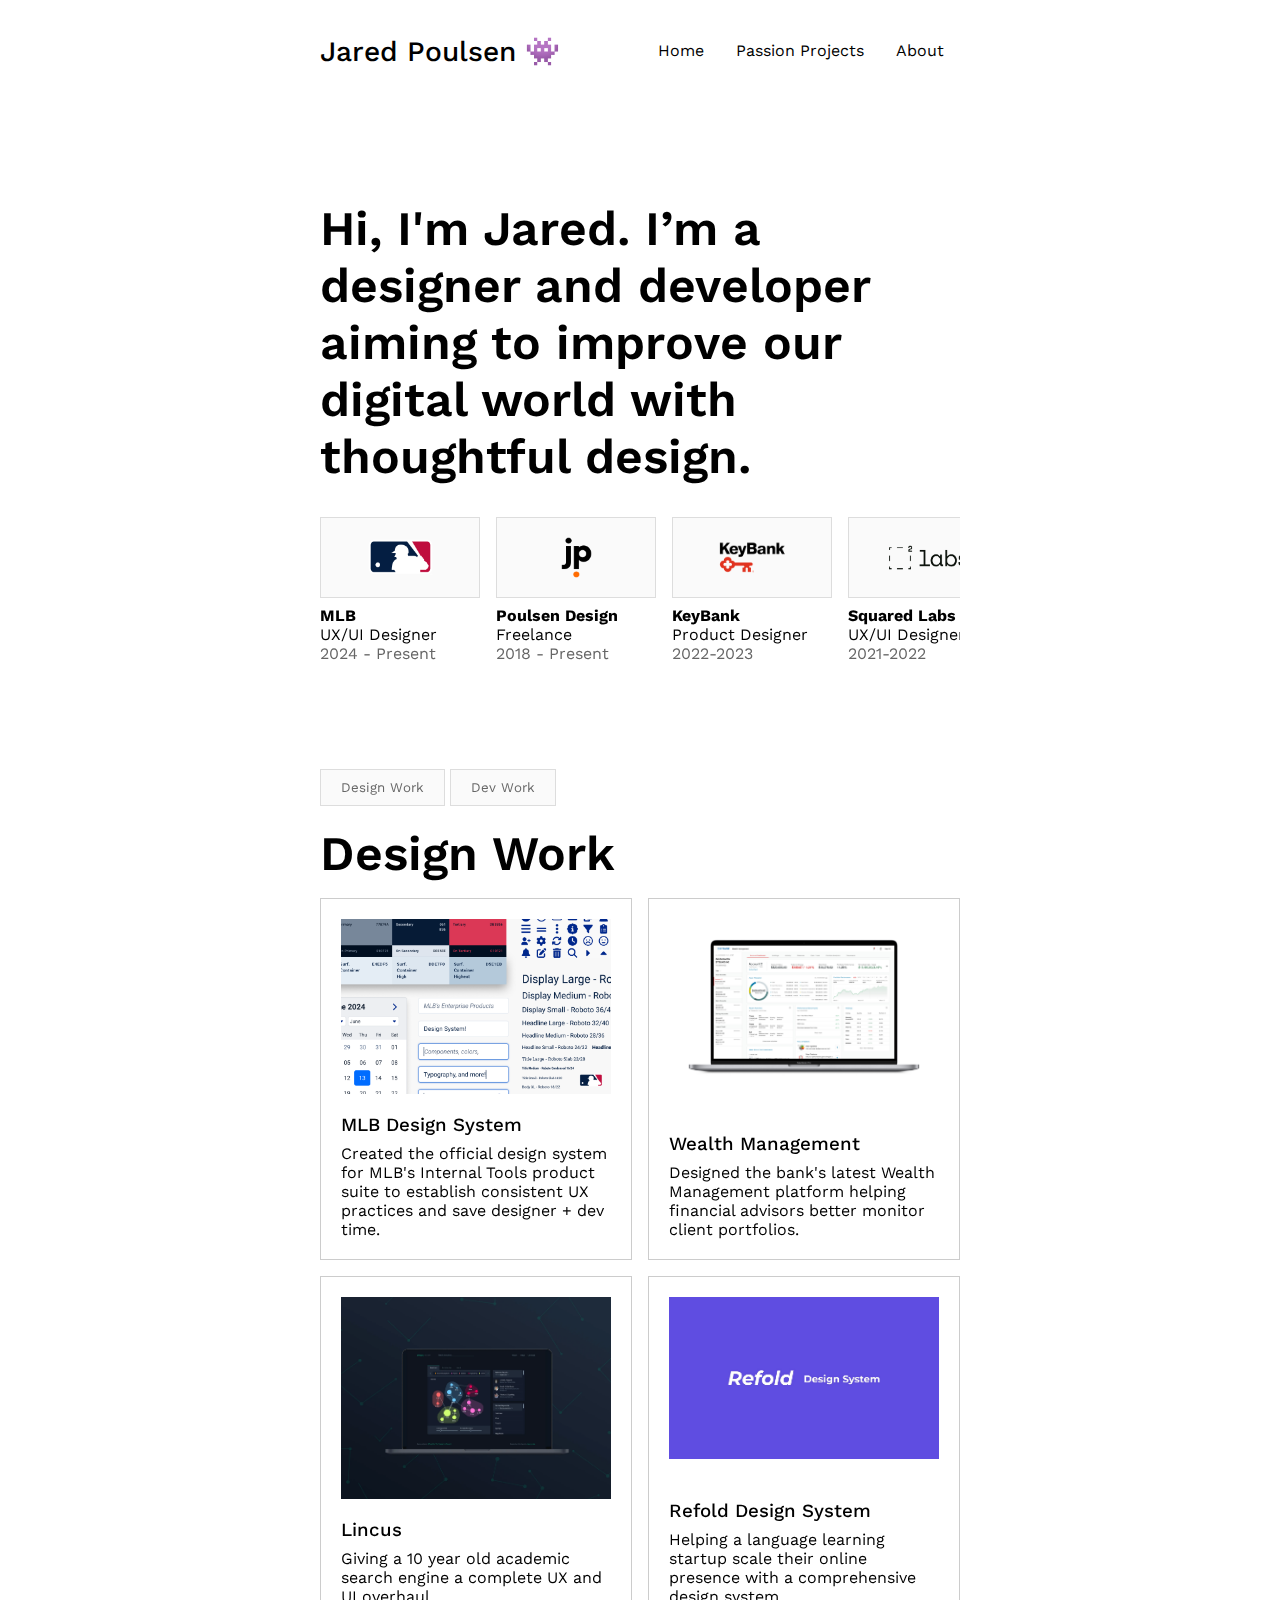
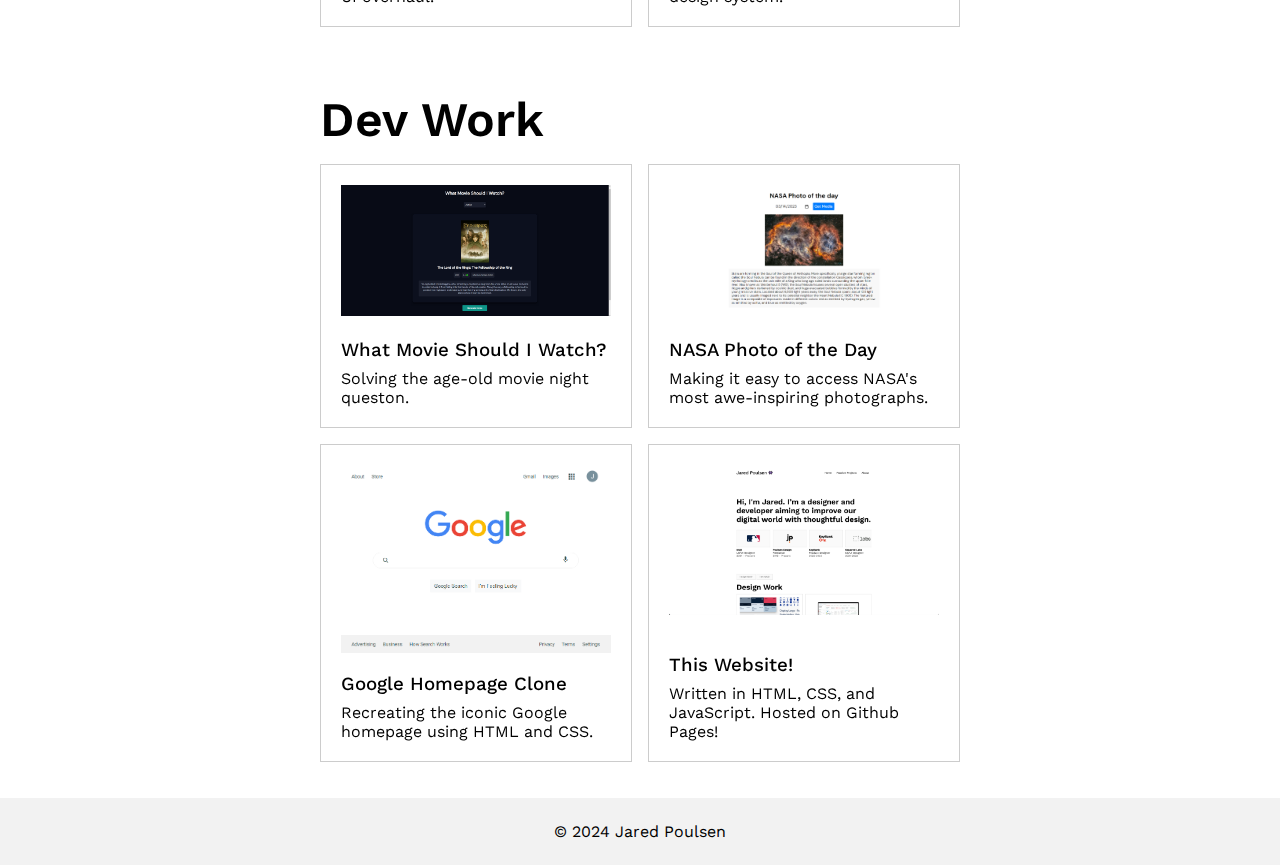
<file: index.html>
<!DOCTYPE html>
<html lang="en">

<head>
    <meta charset="UTF-8">
    <meta name="viewport" content="width=device-width, initial-scale=1.0">  

    <title>Jared Poulsen | UX/UI Designer</title>
    <link rel="stylesheet" href="https://cdnjs.cloudflare.com/ajax/libs/font-awesome/6.4.2/css/all.min.css">
    <link rel="stylesheet" href="style.css">
    <link rel="shortcut icon" type="image/png" href="images/633c47b32237b3f6b1fd6b82_jp-favicon-black.png">
    <link rel="icon" type="image/x-icon" href="/images/favicon.ico">
    <link rel="icon" type="image/x-icon" href="favicon.ico">
</head>

<body>
    <nav>
        <div class="nav-container">
            <div class="logo">
                <a href='index.html'>
                    <h3 style="margin:0">Jared Poulsen 👾</h3>
                </a>
            </div>
            <div class="hamburger" onclick="toggleMenu()">
                <i id="menu-icon" class="fa-solid fa-bars fa-lg"></i>
            </div>
            <ul class="nav-links">
                <a href="index.html">
                    <li>Home</li>
                </a>
                <a href="passion-projects.html">
                    <li>Passion Projects</li>
                </a>
                <a href="about.html">
                    <li>About</li>
                </a>
            </ul>
        </div>
    </nav>


    <main>
        <header>
            <section class="landing-header">
                <h1>Hi, I'm Jared. I’m a designer and developer aiming to improve our digital world with thoughtful
                    design.
                </h1>

                <div class="flexrow-plain" style="width: 100%; overflow-x: auto; white-space: nowrap;">
                    <div class="company-card">
                        <div class=company-img-container><img style="width:50%" src="images/mlb-logo-0.png"></div>
                        <strong>MLB</strong>
                        <span>UX/UI Designer</span><span style=color:#666666;>2024 - Present</span>
                    </div>
                    <div class="company-card">
                        <div class=company-img-container><img style="width:50%" src="images/Frame 1.png"></div>
                        <strong>Poulsen Design</strong>
                        <span>Freelance</span><span style=color:#666666;>2018 - Present</span>
                    </div>
                    <div class="company-card">
                        <div class=company-img-container><img style="width:50%" src="images/2947.png"></div>
                        <strong>KeyBank</strong>
                        <span>Product Designer</span><span style=color:#666666;>2022-2023</span>
                    </div>
                    <div class="company-card">
                        <div class=company-img-container><img style="width:50%;mix-blend-mode: multiply;"
                                src="images/Image_Editor.png"></div>
                        <strong>Squared Labs</strong>
                        <span>UX/UI Designer</span><span style=color:#666666;>2021-2022</span>
                    </div>
                    <div class="company-card">
                        <div class=company-img-container><img style="width:50%;mix-blend-mode: multiply;"
                                src="images/Image_Editor copy.png"></div>
                        <strong>Taylor Design</strong>
                        <span>Design Intern</span><span style=color:#666666;>2021</span>
                    </div>

                </div>



            </section>
        </header>
        <div class="buttons" style="align-self:flex-start">
            <button onclick="scrollToSection('design')">Design Work</button>
            <button onclick="scrollToSection('dev')">Dev Work</button>
        </div>
        <br>
        <section id="design" style="margin-bottom: 48px;">
            <h1 style="margin: 0px 0px 16px 0px;">Design Work</h1>
            <div class="projects-container">
                <div class="project">
                    <a href="mlb.html"><img class="projectImage" src="images/MLB-system.png" alt="">
                        <div class="project-info">
                            <h3>MLB Design System</h3>
                    </a>
                    <p>Created the official design system for MLB's Internal Tools product suite to establish consistent
                        UX practices and save designer + dev time.</p>
                </div>
            </div>
            <div class="project">
                <a href="wealthmanagement.html"><img class="projectImage"
                        src="images/64e7e0d7d131c5edd1d5656d_dashboard_homepage_mockup_v1.jpg"
                        alt="Wealth Management Portal">
                    <div class="project-info">
                        <h3>Wealth Management</h3>
                </a>
                <p>Designed the bank's latest Wealth Management platform helping financial advisors better monitor
                    client portfolios.</p>
            </div>
            </div>
            </div>
            <div class="projects-container">
                <div class="project">
                    <a href="lincus.html"><img class="projectImage"
                            src="images/632f5e15320e0ee3dda551e0_network_screen_updated.webp" alt="">
                        <div class="project-info">
                            <h3>Lincus</h3>
                    </a>
                    <p>Giving a 10 year old academic search engine a complete UX and UI overhaul.</p>
                </div>
            </div>
            <div class="project">
                <a href="refold.html"><img class="projectImage" src="images/refold.jpeg" alt="">
                    <div class="project-info">
                        <h3>Refold Design System</h3>
                </a>
                <p>Helping a language learning startup scale their online presence with a comprehensive design system.
                </p>
            </div>
            </div>
            </div>
        </section>

        <section id="dev">
            <h1 style="margin: 0px;margin-bottom:16px;">Dev Work</h1>
            <div class="projects-container">
                <div class="project">
                    <a href="https://jpdesignerdev.github.io/Film-Roulette/"><img class="projectImage"
                            src="images/642876c78fbcbedad5c6d931_Movie-Roulette.png" alt=""></a>
                    <div class="project-info">
                        <a href="https://jpdesignerdev.github.io/Film-Roulette/">
                            <h3>What Movie Should I Watch?</h3>
                        </a>
                        <p>Solving the age-old movie night queston.</p>
                    </div>
                </div>
                <div class="project">
                    <a href="https://jpdesignerdev.github.io/nasa-pod/"><img class="projectImage"
                            src="images/642876c75973975a42988aa9_NASA-POD.png" alt=""></a>
                    <div class="project-info">
                        <a href="https://jpdesignerdev.github.io/nasa-pod/">
                            <h3>NASA Photo of the Day</h3>
                        </a>
                        <p>Making it easy to access NASA's most awe-inspiring photographs.</p>
                    </div>
                </div>
            </div>
            <div class="projects-container">
                <div class="project">
                    <a href="https://jpdesignerdev.github.io/google-homepage/"><img class="projectImage"
                            src="images/6428793a6251934564471102_Google_homepage_clone.png" alt=""></a>
                    <div class="project-info">
                        <a href="https://jpdesignerdev.github.io/google-homepage/">
                            <h3>Google Homepage Clone</h3>
                        </a>
                        <p>Recreating the iconic Google homepage using HTML and CSS.</p>
                    </div>
                </div>
                <div class="project">
                    <a href="index.html"><img class="projectImage" src="images/Screenshot 2024-09-14 at 2.56.06 PM.png"
                            alt=""></a>
                    <div class="project-info">
                        <a href="index.html">
                            <h3>This Website!</h3>
                        </a>
                        <p>Written in HTML, CSS, and JavaScript. Hosted on Github Pages!</p>
                    </div>
                </div>
            </div>
        </section>
        </section>
    </main>

    <footer>
        <p style="margin:0">&copy; 2024 Jared Poulsen</p>
    </footer>



    <script>
        function scrollToSection(sectionId) {
            var section = document.getElementById(sectionId);
            var nav = document.querySelector('nav');
            var offset = nav.offsetHeight;

            var targetPosition = section.getBoundingClientRect().top + window.pageYOffset - offset;

            window.scrollTo({
                top: targetPosition,
                behavior: 'smooth'
            });
        }

        function toggleMenu() {
            const navLinks = document.querySelector('.nav-links');
            navLinks.classList.toggle('show');

            // Toggle icon classes
            const menuIcon = document.getElementById('menu-icon');
            menuIcon.classList.toggle('fa-bars');
            menuIcon.classList.toggle('fa-xmark');
            menuIcon.classList.toggle('fa-xl');

            // Prevent scrolling when menu is open
            if (navLinks.classList.contains('show')) {
                document.body.style.overflow = 'hidden';
            } else {
                document.body.style.overflow = 'auto';
            }
        }

        // // Hide/show nav on scroll
        // var prevScrollpos = window.pageYOffset;
        // window.onscroll = function () {
        //     var currentScrollPos = window.pageYOffset;
        //     var nav = document.querySelector('nav');

        //     if (prevScrollpos > currentScrollPos) {
        //         nav.classList.remove('nav-hidden');
        //     } else {
        //         nav.classList.add('nav-hidden');
        //     }
        //     prevScrollpos = currentScrollPos;
        // }
    </script>
</body>

</html>
</file>
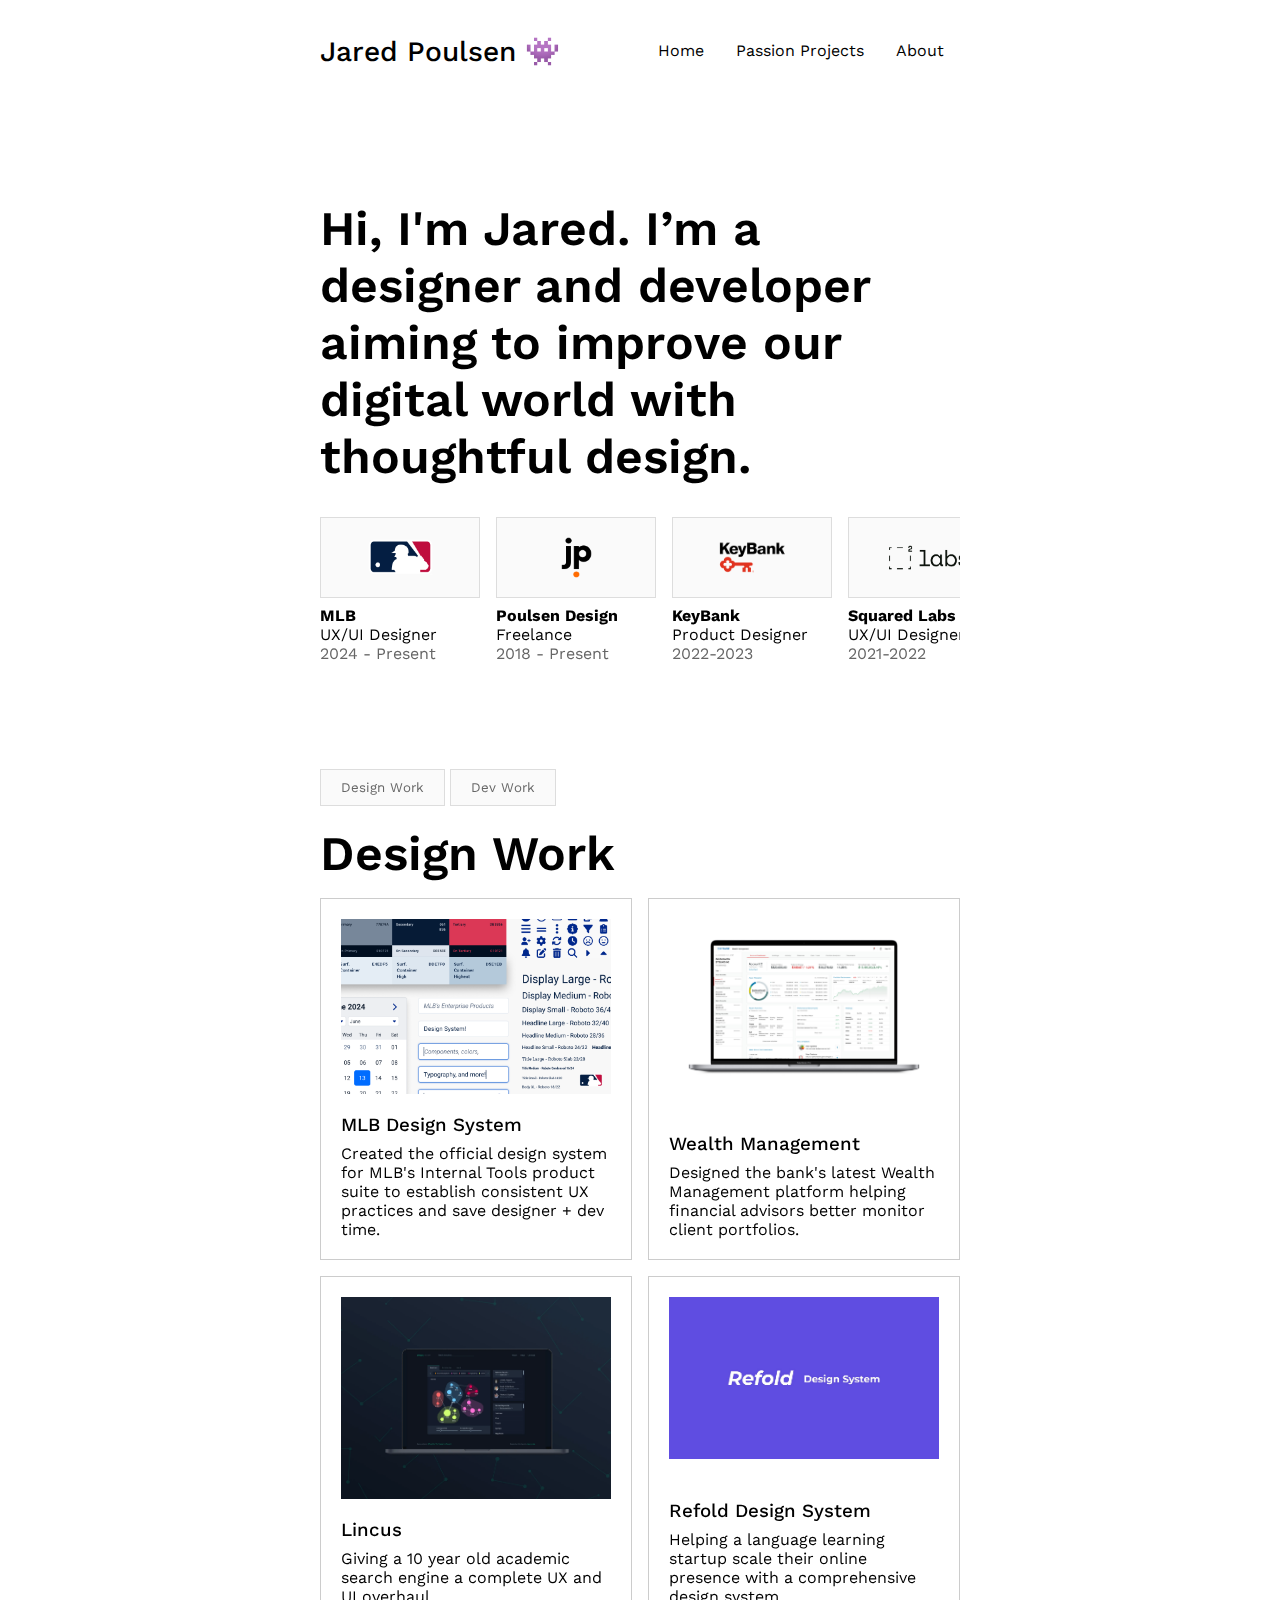
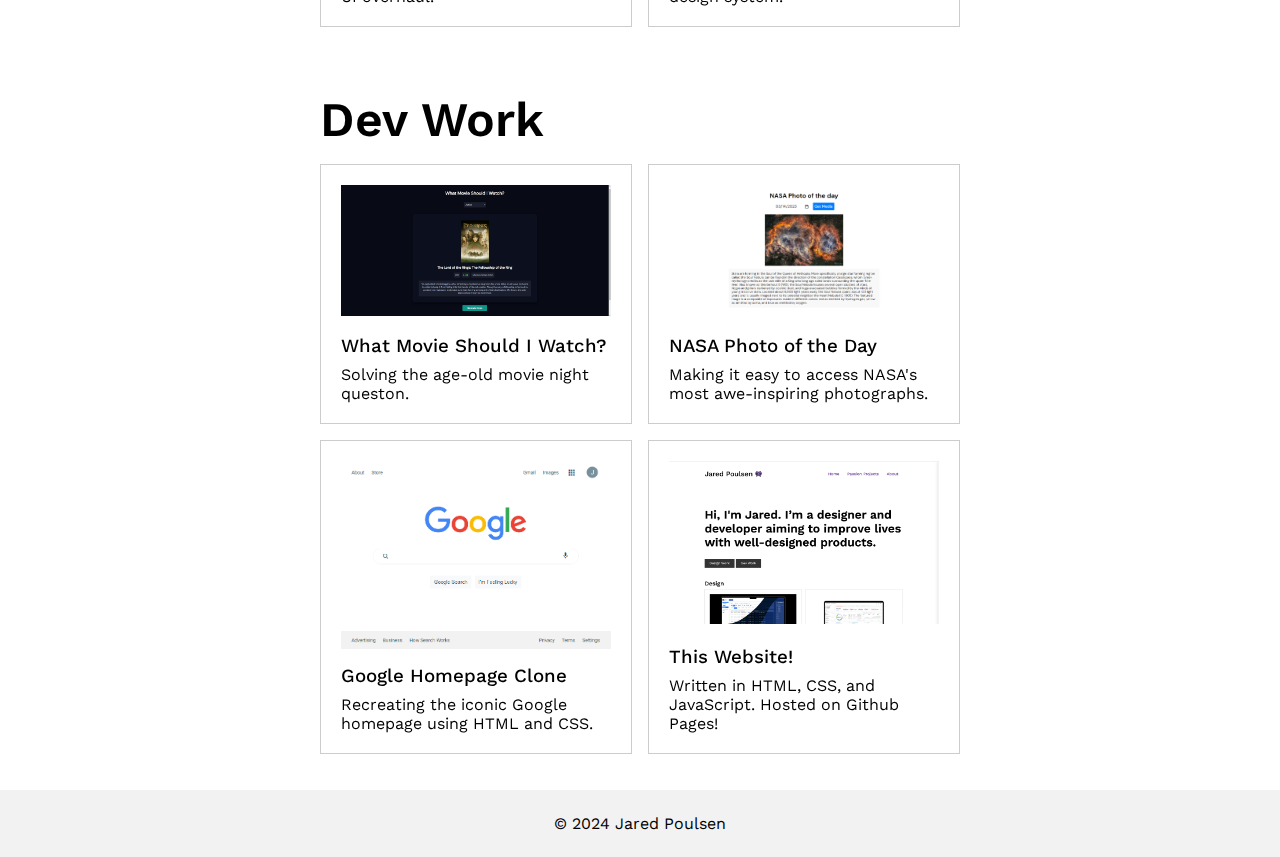
<file: poulsendesign.com/index.html>
<!DOCTYPE html>
<html lang="en">

<head>
    <meta charset="UTF-8">
    <meta name="viewport" content="width=device-width, initial-scale=1.0">  

    <title>Jared Poulsen | UX/UI Designer</title>
    <link rel="stylesheet" href="https://cdnjs.cloudflare.com/ajax/libs/font-awesome/6.4.2/css/all.min.css">
    <link rel="stylesheet" href="style.css">
</head>

<body>
    <nav>
        <div class="nav-container">
            <div class="logo">
                <a href='index.html'>
                    <h3 style="margin:0">Jared Poulsen 👾</h3>
                </a>
            </div>
            <div class="hamburger" onclick="toggleMenu()">
                <i id="menu-icon" class="fa-solid fa-bars fa-lg"></i>
            </div>
            <ul class="nav-links">
                <a href="index.html">
                    <li>Home</li>
                </a>
                <a href="passion-projects.html">
                    <li>Passion Projects</li>
                </a>
                <a href="about.html">
                    <li>About</li>
                </a>
            </ul>
        </div>
    </nav>


    <main>
        <header>
            <section class="landing-header">
                <h1>Hi, I'm Jared. I’m a designer and developer aiming to improve our digital world with thoughtful
                    design.
                </h1>

                <div class="flexrow-plain" style="width: 100%; overflow-x: auto; white-space: nowrap;">
                    <div class="company-card">
                        <div class=company-img-container><img style="width:50%" src="images/mlb-logo-0.png"></div>
                        <strong>MLB</strong>
                        <span>UX/UI Designer</span><span style=color:#666666;>2024 - Present</span>
                    </div>
                    <div class="company-card">
                        <div class=company-img-container><img style="width:50%" src="images/Frame 1.png"></div>
                        <strong>Poulsen Design</strong>
                        <span>Freelance</span><span style=color:#666666;>2018 - Present</span>
                    </div>
                    <div class="company-card">
                        <div class=company-img-container><img style="width:50%" src="images/2947.png"></div>
                        <strong>KeyBank</strong>
                        <span>Product Designer</span><span style=color:#666666;>2022-2023</span>
                    </div>
                    <div class="company-card">
                        <div class=company-img-container><img style="width:50%;mix-blend-mode: multiply;"
                                src="images/Image_Editor.png"></div>
                        <strong>Squared Labs</strong>
                        <span>UX/UI Designer</span><span style=color:#666666;>2021-2022</span>
                    </div>
                    <div class="company-card">
                        <div class=company-img-container><img style="width:50%;mix-blend-mode: multiply;"
                                src="images/Image_Editor copy.png"></div>
                        <strong>Taylor Design</strong>
                        <span>Design Intern</span><span style=color:#666666;>2021</span>
                    </div>

                </div>



            </section>
        </header>
        <div class="buttons" style="align-self:flex-start">
            <button onclick="scrollToSection('design')">Design Work</button>
            <button onclick="scrollToSection('dev')">Dev Work</button>
        </div>
        <br>
        <section id="design" style="margin-bottom: 48px;">
            <h1 style="margin: 0px 0px 16px 0px;">Design Work</h1>
            <div class="projects-container">
                <div class="project">
                    <a href="mlb.html"><img class="projectImage" src="images/MLB-system.png" alt="Project 1">
                        <div class="project-info">
                            <h3>MLB Design System</h3>
                    </a>
                    <p>Created the official design system for MLB's Internal Tools product suite to establish consistent
                        UX practices and save designer + dev time.</p>
                </div>
            </div>
            <div class="project">
                <a href="wealthmanagement.html"><img class="projectImage"
                        src="images/64e7e0d7d131c5edd1d5656d_dashboard_homepage_mockup_v1.jpg"
                        alt="Wealth Management Portal">
                    <div class="project-info">
                        <h3>Wealth Management</h3>
                </a>
                <p>Designed the bank's latest Wealth Management platform helping financial advisors better monitor
                    client portfolios.</p>
            </div>
            </div>
            </div>
            <div class="projects-container">
                <div class="project">
                    <a href="lincus.html"><img class="projectImage"
                            src="images/632f5e15320e0ee3dda551e0_network_screen_updated.webp" alt="Project 1">
                        <div class="project-info">
                            <h3>Lincus</h3>
                    </a>
                    <p>Giving a 10 year old academic search engine a complete UX and UI overhaul.</p>
                </div>
            </div>
            <div class="project">
                <a href="refold.html"><img class="projectImage" src="images/refold.jpeg" alt="Project 1">
                    <div class="project-info">
                        <h3>Refold Design System</h3>
                </a>
                <p>Helping a language learning startup scale their online presence with a comprehensive design system.
                </p>
            </div>
            </div>
            </div>
        </section>

        <section id="dev">
            <h1 style="margin: 0px;margin-bottom:16px;">Dev Work</h1>
            <div class="projects-container">
                <div class="project">
                    <img class="projectImage" src="images/642876c78fbcbedad5c6d931_Movie-Roulette.png" alt="Project 1">
                    <div class="project-info">
                        <h3>What Movie Should I Watch?</h3>
                        <p>Solving the age-old movie night queston.</p>
                    </div>
                </div>
                <div class="project">
                    <img class="projectImage" src="images/642876c75973975a42988aa9_NASA-POD.png" alt="Project 1">
                    <div class="project-info">
                        <h3>NASA Photo of the Day</h3>
                        <p>Making it easy to access NASA's most awe-inspiring photographs.</p>
                    </div>
                </div>
            </div>
            <div class="projects-container">
                <div class="project">
                    <img class="projectImage" src="images/6428793a6251934564471102_Google_homepage_clone.png"
                        alt="Project 1">
                    <div class="project-info">
                        <h3>Google Homepage Clone</h3>
                        <p>Recreating the iconic Google homepage using HTML and CSS.</p>
                    </div>
                </div>
                <div class="project">
                    <img class="projectImage" src="images/Screenshot 2024-09-10 at 4.46.58 PM.png" alt="Project 1">
                    <div class="project-info">
                        <h3>This Website!</h3>
                        <p>Written in HTML, CSS, and JavaScript. Hosted on Github Pages!</p>
                    </div>
                </div>
            </div>
        </section>
        </section>
    </main>

    <footer>
        <p style="margin:0">&copy; 2024 Jared Poulsen</p>
    </footer>



    <script>
        function scrollToSection(sectionId) {
            var section = document.getElementById(sectionId);
            var nav = document.querySelector('nav');
            var offset = nav.offsetHeight;

            var targetPosition = section.getBoundingClientRect().top + window.pageYOffset - offset;

            window.scrollTo({
                top: targetPosition,
                behavior: 'smooth'
            });
        }

        function toggleMenu() {
            const navLinks = document.querySelector('.nav-links');
            navLinks.classList.toggle('show');

            // Toggle icon classes
            const menuIcon = document.getElementById('menu-icon');
            menuIcon.classList.toggle('fa-bars');
            menuIcon.classList.toggle('fa-xmark');
            menuIcon.classList.toggle('fa-xl');

            // Prevent scrolling when menu is open
            if (navLinks.classList.contains('show')) {
                document.body.style.overflow = 'hidden';
            } else {
                document.body.style.overflow = 'auto';
            }
        }

        // // Hide/show nav on scroll
        // var prevScrollpos = window.pageYOffset;
        // window.onscroll = function () {
        //     var currentScrollPos = window.pageYOffset;
        //     var nav = document.querySelector('nav');

        //     if (prevScrollpos > currentScrollPos) {
        //         nav.classList.remove('nav-hidden');
        //     } else {
        //         nav.classList.add('nav-hidden');
        //     }
        //     prevScrollpos = currentScrollPos;
        // }
    </script>
</body>

</html>
</file>
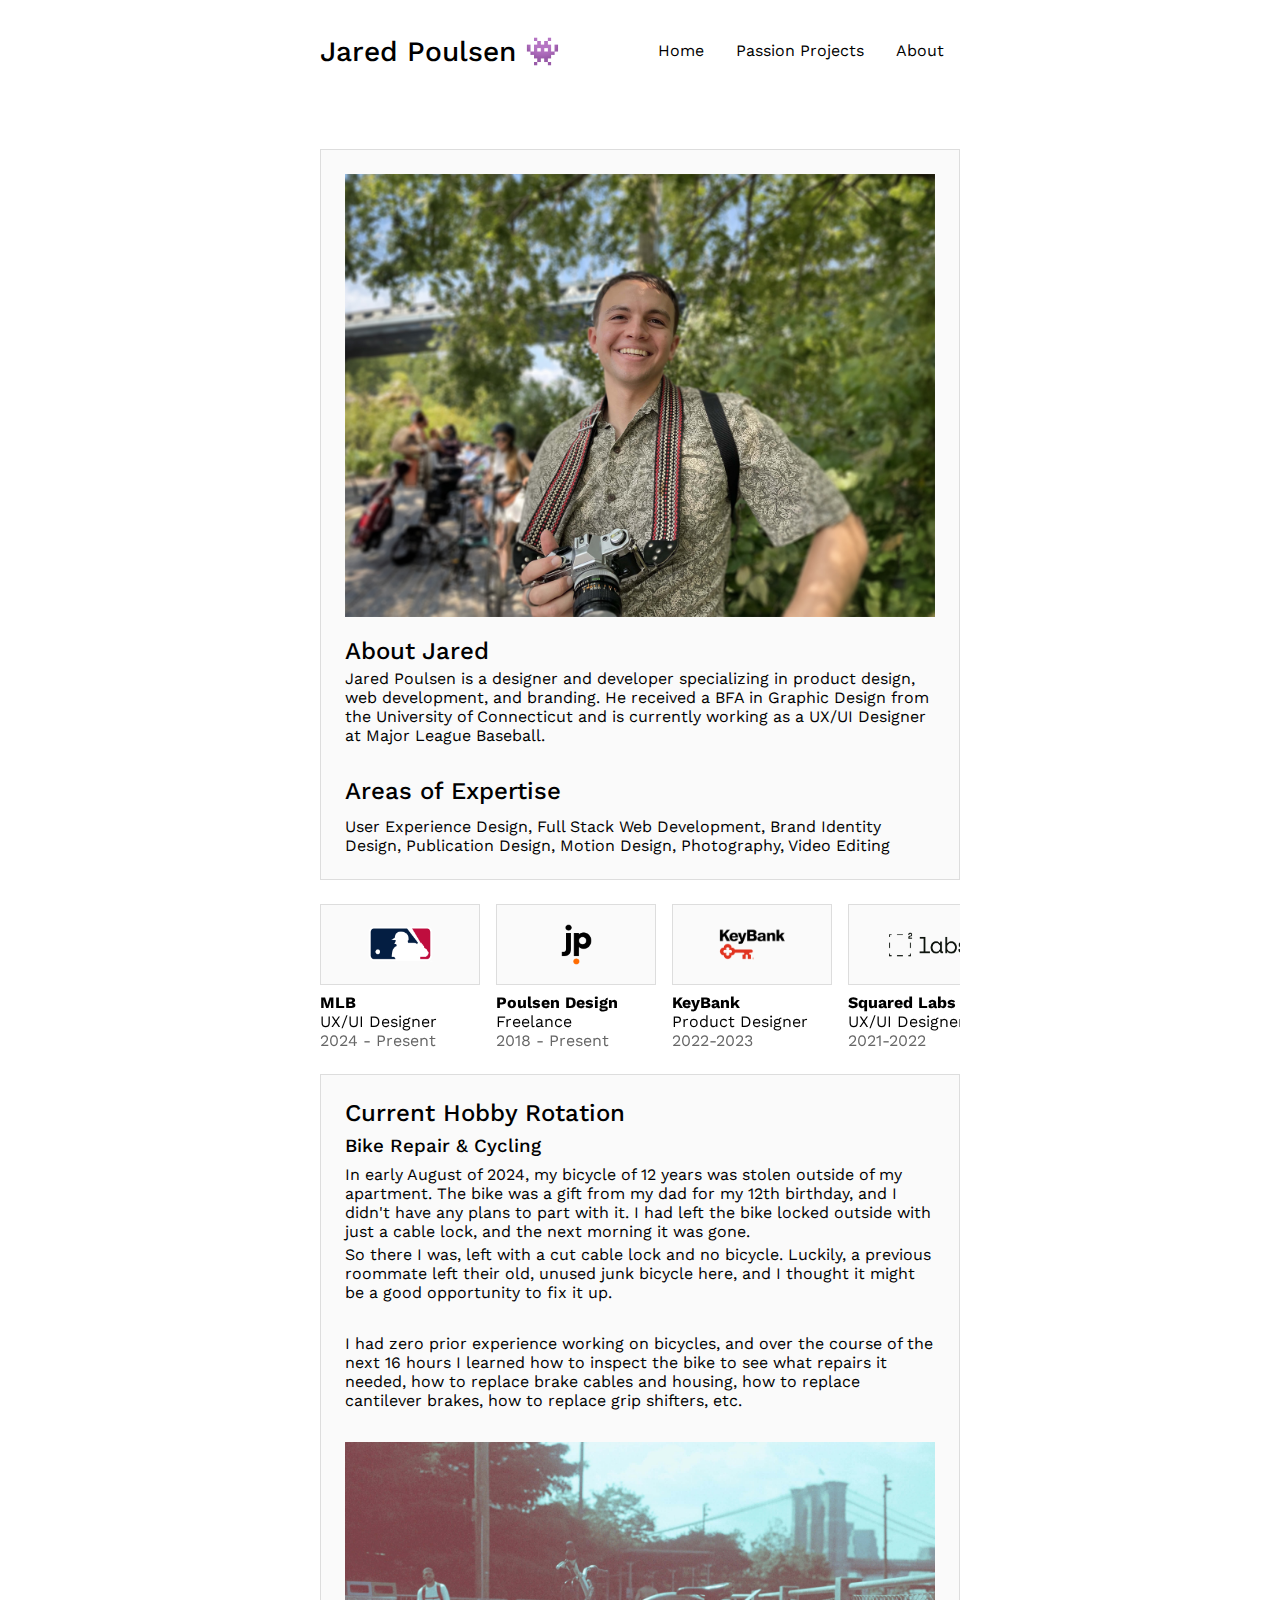
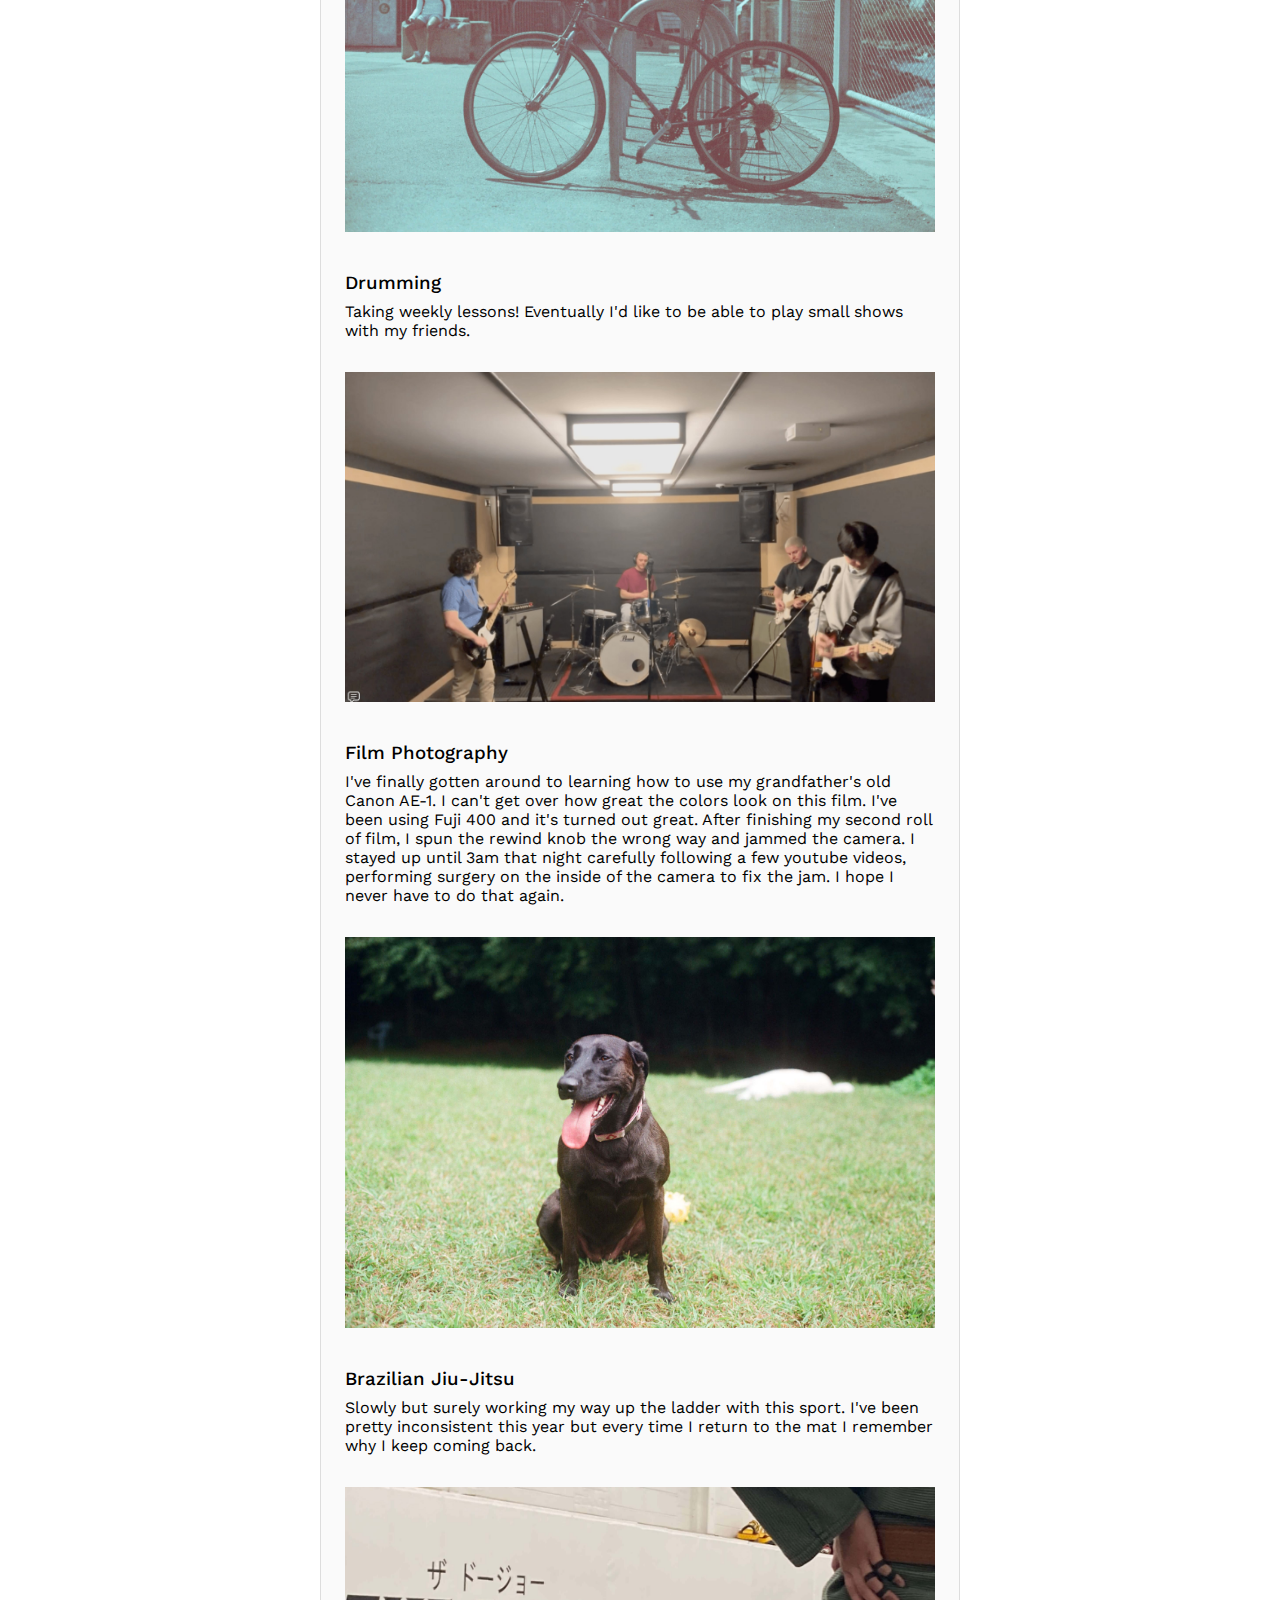
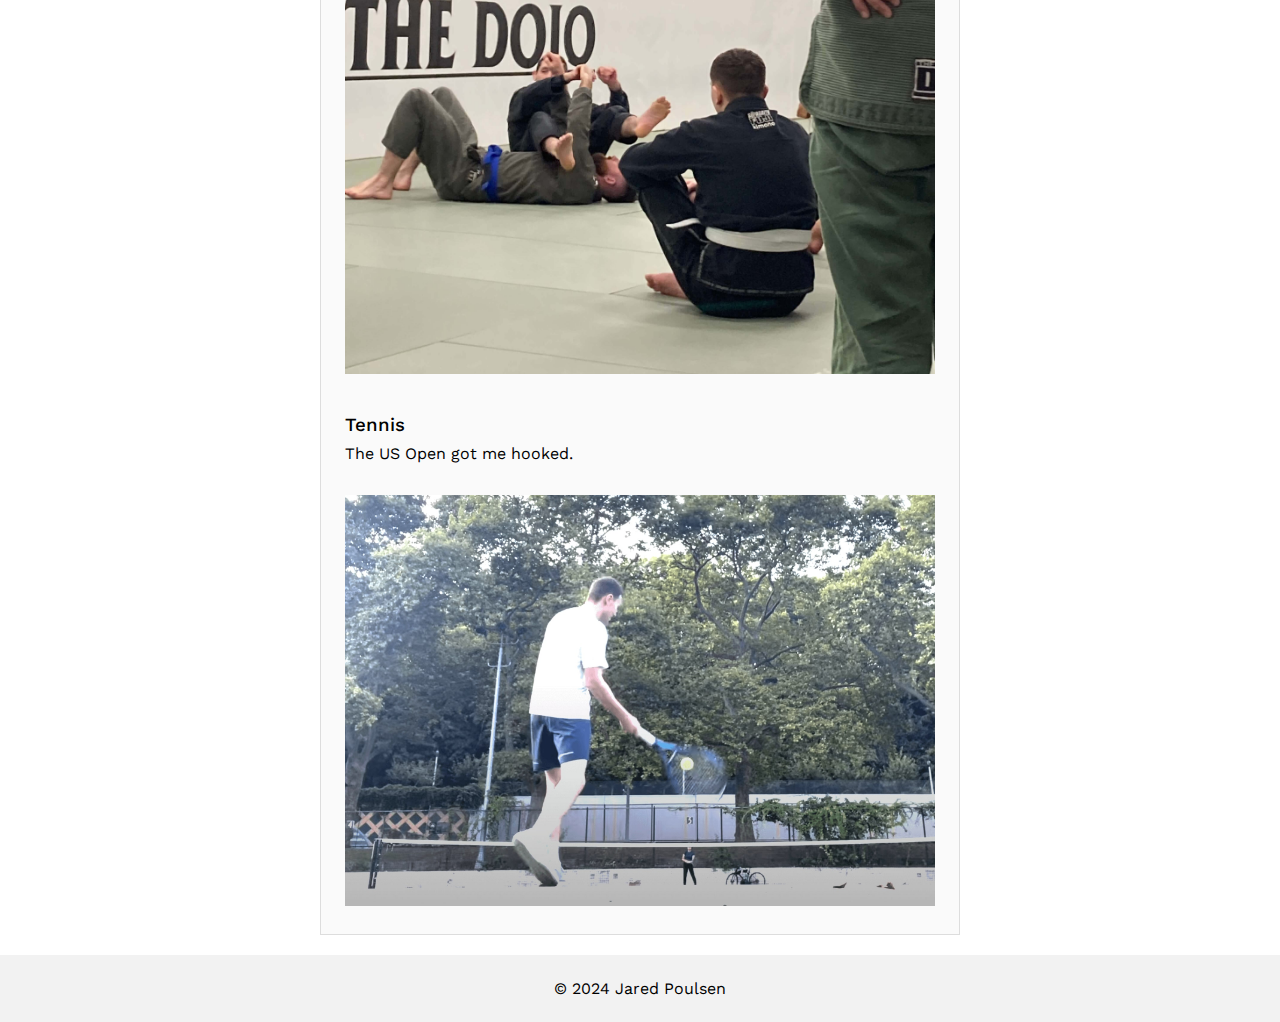
<file: about.html>
<!DOCTYPE html>
<html lang="en">

<head>
    <meta charset="UTF-8">
    <meta name="viewport" content="width=device-width, initial-scale=1.0">

    <title>About</title>
    <link rel="stylesheet" href="https://cdnjs.cloudflare.com/ajax/libs/font-awesome/6.4.2/css/all.min.css">
    <link rel="stylesheet" href="style.css">
</head>

<body>

    <nav>
        <div class="nav-container">
            <div class="logo">
                <a href='index.html'><h3 style="margin:0">Jared Poulsen 👾</h3></a>
            </div>
            <div class="hamburger" onclick="toggleMenu()">
                <i id="menu-icon" class="fa-solid fa-bars fa-lg"></i>
            </div>
            <ul class="nav-links">
                <a href="index.html">
                    <li>Home</li>
                </a>
                <a href="passion-projects.html">
                    <li>Passion Projects</li>
                </a>
                <a href="about.html">
                    <li>About</li>
                </a>
            </ul>
        </div>
    </nav>


    <main>
        <div class="flexrow">
            <div class="">
                <img src="images/j-park-3.jpg">
            </div>
            <div class="flexrowChild">
                <h2 style="margin:0px;">About Jared</h2>
                <p style="">Jared Poulsen is a designer and developer specializing in product design, web development, and branding. He received a BFA in Graphic Design from the University of Connecticut and is currently working as a UX/UI Designer at Major League Baseball.</p>       <h2>Areas of Expertise</h2>
                <div>
                    <p style="margin-bottom: 0px;">User Experience Design, Full Stack Web Development, Brand Identity Design, Publication Design, Motion Design, Photography, Video Editing</p>
                </div>
            </div>
        </div>


        <div class="flexrow-plain" style="width: 100%; overflow-x: auto; white-space: nowrap;">
            <div class="company-card">
                <div class=company-img-container><img style="width:50%" src="images/mlb-logo-0.png"></div>
                <strong>MLB</strong>
                <span>UX/UI Designer</span><span style=color:#666666;>2024 - Present</span>
            </div>
            <div class="company-card">
                <div class=company-img-container><img style="width:50%" src="images/Frame 1.png"></div>
                <strong>Poulsen Design</strong>
                <span>Freelance</span><span style=color:#666666;>2018 - Present</span>
            </div>
            <div class="company-card">
                <div class=company-img-container><img style="width:50%" src="images/2947.png"></div>
                <strong>KeyBank</strong>
                <span>Product Designer</span><span style=color:#666666;>2022-2023</span>
            </div>
            <div class="company-card">
                <div class=company-img-container><img style="width:50%;mix-blend-mode: multiply;"
                        src="images/Image_Editor.png"></div>
                <strong>Squared Labs</strong>
                <span>UX/UI Designer</span><span style=color:#666666;>2021-2022</span>
            </div>
            <div class="company-card">
                <div class=company-img-container><img style="width:50%;mix-blend-mode: multiply;"
                        src="images/Image_Editor copy.png"></div>
                <strong>Taylor Design</strong>
                <span>Design Intern</span><span style=color:#666666;>2021</span>
            </div>

        </div>

        <div class="flexrow">
            <!-- <div class="">
                <img src="images/IMG_5327 (2).jpeg">
            </div> -->
            <div class="flexrowChild">
                <h2>Current Hobby Rotation</h2>
                <div>
                    <h3>Bike Repair & Cycling</h3>
                    <p style="margin-bottom: 0px;">In early August of 2024, my bicycle of 12 years was stolen outside of my apartment. The bike was a gift from my dad for my 12th birthday, and I didn't have any plans to part with it. I had left the bike locked outside with just a cable lock, and the next morning it was gone.</p><p>So there I was, left with a cut cable lock and no bicycle. Luckily, a previous roommate left their old, unused junk bicycle here, and I thought it might be a good opportunity to fix it up.</p><p>I had zero prior experience working on bicycles, and over the course of the next 16 hours I learned how to inspect the bike to see what repairs it needed, how to replace brake cables and housing, how to replace cantilever brakes, how to replace grip shifters, etc.</p>
                        <img style="width: 100%;height: auto;"src="images/trek720 .jpg">
                </div>
                <div>
                    <h3 style="margin-top:36px;">Drumming</h3>
                    <p>Taking weekly lessons! Eventually I'd like to be able to play small shows with my friends.</p>
                        <img style="width: 100%;height: auto;"src="images/Screenshot 2024-09-14 at 2.22.53 PM.jpg">
                <div>
                    <h3 style="margin-top:36px;">Film Photography</h3>
                    <p>I've finally gotten around to learning how to use my grandfather's old Canon AE-1. I can't get over how great the colors look on this film. I've been using Fuji 400 and it's turned out great. After finishing my second roll of film, I spun the rewind knob the wrong way and jammed the camera. I stayed up until 3am that night carefully following a few youtube videos, performing surgery on the inside of the camera to fix the jam. I hope I never have to do that again.</p>
                        <img style="width: 100%;height: auto;"src="images/000000970020 (1).jpg">
                </div>
                <div>
                    <h3 style="margin-top:36px;">Brazilian Jiu-Jitsu</h3>
                    <p>Slowly but surely working my way up the ladder with this sport. I've been pretty inconsistent this year but every time I return to the mat I remember why I keep coming back.</p>
                        <img style="width: 100%;height: auto;"src="images/IMG_8432 (1) (1).jpeg">
                </div>
                <div>
                    <h3 style="margin-top:36px;">Tennis</h3>
                    <p>The US Open got me hooked.</p>
                        <img style="width: 100%;height: auto;"src="images/Screenshot 2024-09-14 at 2.26.04 PM.jpg">
                </div>
            </div>
        </div>

    </main>

    <footer>
        <p style="margin:0">&copy; 2024 Jared Poulsen</p>
    </footer>

    <script>
        function scrollToSection(sectionId) {
            var section = document.getElementById(sectionId);
            section.scrollIntoView({
                behavior: 'smooth'
            });

        }

    </script>

    <script>
        function toggleMenu() {
            const navLinks = document.querySelector('.nav-links');
            navLinks.classList.toggle('show');

            // Toggle icon classes
            const menuIcon = document.getElementById('menu-icon');
            menuIcon.classList.toggle('fa-bars');
            menuIcon.classList.toggle('fa-xmark');
            menuIcon.classList.toggle('fa-xl'); // If you want to toggle the size as well
        }
    </script>

</body>

</html>
</file>
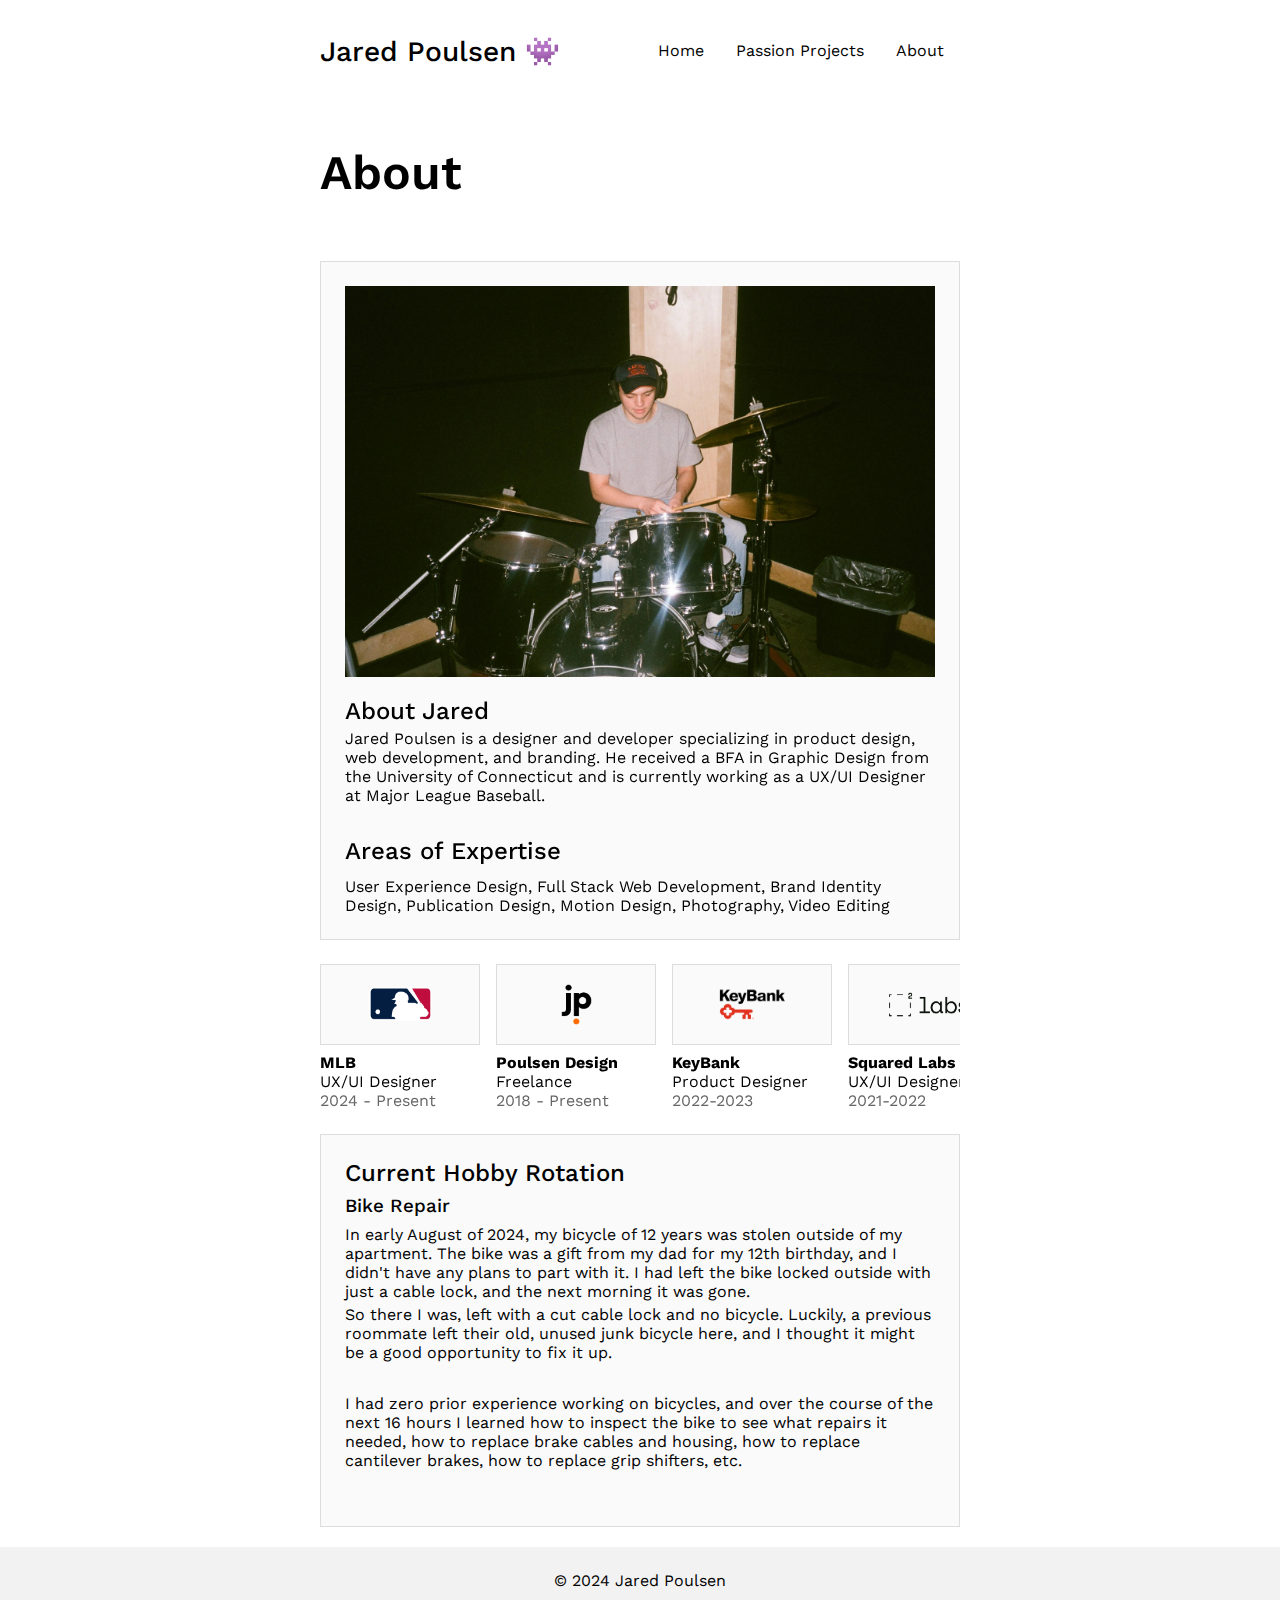
<file: bikerepair.html>
<!DOCTYPE html>
<html lang="en">

<head>
    <meta charset="UTF-8">
    <meta name="viewport" content="width=device-width, initial-scale=1.0">  

    <title>Blog</title>
    <link rel="stylesheet" href="https://cdnjs.cloudflare.com/ajax/libs/font-awesome/6.4.2/css/all.min.css">
    <link rel="stylesheet" href="style.css">
</head>

<body>

    <nav>
        <div class="nav-container">
            <div class="logo">
                <a href='index.html'><h3 style="margin:0">Jared Poulsen 👾</h3></a>
            </div>
            <div class="hamburger" onclick="toggleMenu()">
                <i id="menu-icon" class="fa-solid fa-bars fa-lg"></i>
            </div>
            <ul class="nav-links">
                <a href="index.html">
                    <li>Home</li>
                </a>
                <a href="passion-projects.html">
                    <li>Passion Projects</li>
                </a>
                <a href="about.html">
                    <li>About</li>
                </a>
            </ul>
        </div>
    </nav>


    <main>
        <header>
            <div class=container1000>
            <h1 class="margin0">About</h1>
            
            
            

        </header>



        
        
        <div class="flexrow">
            <div class="">
                <img src="images/IMG_5327 (2).jpeg">
            </div>
            <div class="flexrowChild">
                <h2 style="margin:0px;">About Jared</h2>
                <p style="">Jared Poulsen is a designer and developer specializing in product design, web development, and branding. He received a BFA in Graphic Design from the University of Connecticut and is currently working as a UX/UI Designer at Major League Baseball.</p>       <h2>Areas of Expertise</h2>
                <div>
                    <p style="margin-bottom: 0px;">User Experience Design, Full Stack Web Development, Brand Identity Design, Publication Design, Motion Design, Photography, Video Editing</p>
                </div>
            </div>
        </div>


        <div class="flexrow-plain" style="width: 100%; overflow-x: auto; white-space: nowrap;">
            <div class="company-card">
                <div class=company-img-container><img style="width:50%" src="images/mlb-logo-0.png"></div>
                <strong>MLB</strong>
                <span>UX/UI Designer</span><span style=color:#666666;>2024 - Present</span>
            </div>
            <div class="company-card">
                <div class=company-img-container><img style="width:50%" src="images/Frame 1.png"></div>
                <strong>Poulsen Design</strong>
                <span>Freelance</span><span style=color:#666666;>2018 - Present</span>
            </div>
            <div class="company-card">
                <div class=company-img-container><img style="width:50%" src="images/2947.png"></div>
                <strong>KeyBank</strong>
                <span>Product Designer</span><span style=color:#666666;>2022-2023</span>
            </div>
            <div class="company-card">
                <div class=company-img-container><img style="width:50%;mix-blend-mode: multiply;"
                        src="images/Image_Editor.png"></div>
                <strong>Squared Labs</strong>
                <span>UX/UI Designer</span><span style=color:#666666;>2021-2022</span>
            </div>
            <div class="company-card">
                <div class=company-img-container><img style="width:50%;mix-blend-mode: multiply;"
                        src="images/Image_Editor copy.png"></div>
                <strong>Taylor Design</strong>
                <span>Design Intern</span><span style=color:#666666;>2021</span>
            </div>

        </div>

        <div class="flexrow">
            <!-- <div class="">
                <img src="images/IMG_5327 (2).jpeg">
            </div> -->
            <div class="flexrowChild">
                <h2>Current Hobby Rotation</h2>
                <div>
                    <h3>Bike Repair</h3>
                    <p style="margin-bottom: 0px;">In early August of 2024, my bicycle of 12 years was stolen outside of my apartment. The bike was a gift from my dad for my 12th birthday, and I didn't have any plans to part with it. I had left the bike locked outside with just a cable lock, and the next morning it was gone.</p><p>So there I was, left with a cut cable lock and no bicycle. Luckily, a previous roommate left their old, unused junk bicycle here, and I thought it might be a good opportunity to fix it up.</p><p>I had zero prior experience working on bicycles, and over the course of the next 16 hours I learned how to inspect the bike to see what repairs it needed, how to replace brake cables and housing, how to replace cantilever brakes, how to replace grip shifters, etc.</p>
                </div>
            </div>
        </div>

    </main>

    <footer>
        <p style="margin:0">&copy; 2024 Jared Poulsen</p>
    </footer>

    <script>
        function scrollToSection(sectionId) {
            var section = document.getElementById(sectionId);
            section.scrollIntoView({
                behavior: 'smooth'
            });

        }

    </script>

    <script>
        function toggleMenu() {
            const navLinks = document.querySelector('.nav-links');
            navLinks.classList.toggle('show');

            // Toggle icon classes
            const menuIcon = document.getElementById('menu-icon');
            menuIcon.classList.toggle('fa-bars');
            menuIcon.classList.toggle('fa-xmark');
            menuIcon.classList.toggle('fa-xl'); // If you want to toggle the size as well
        }
    </script>

</body>

</html>
</file>
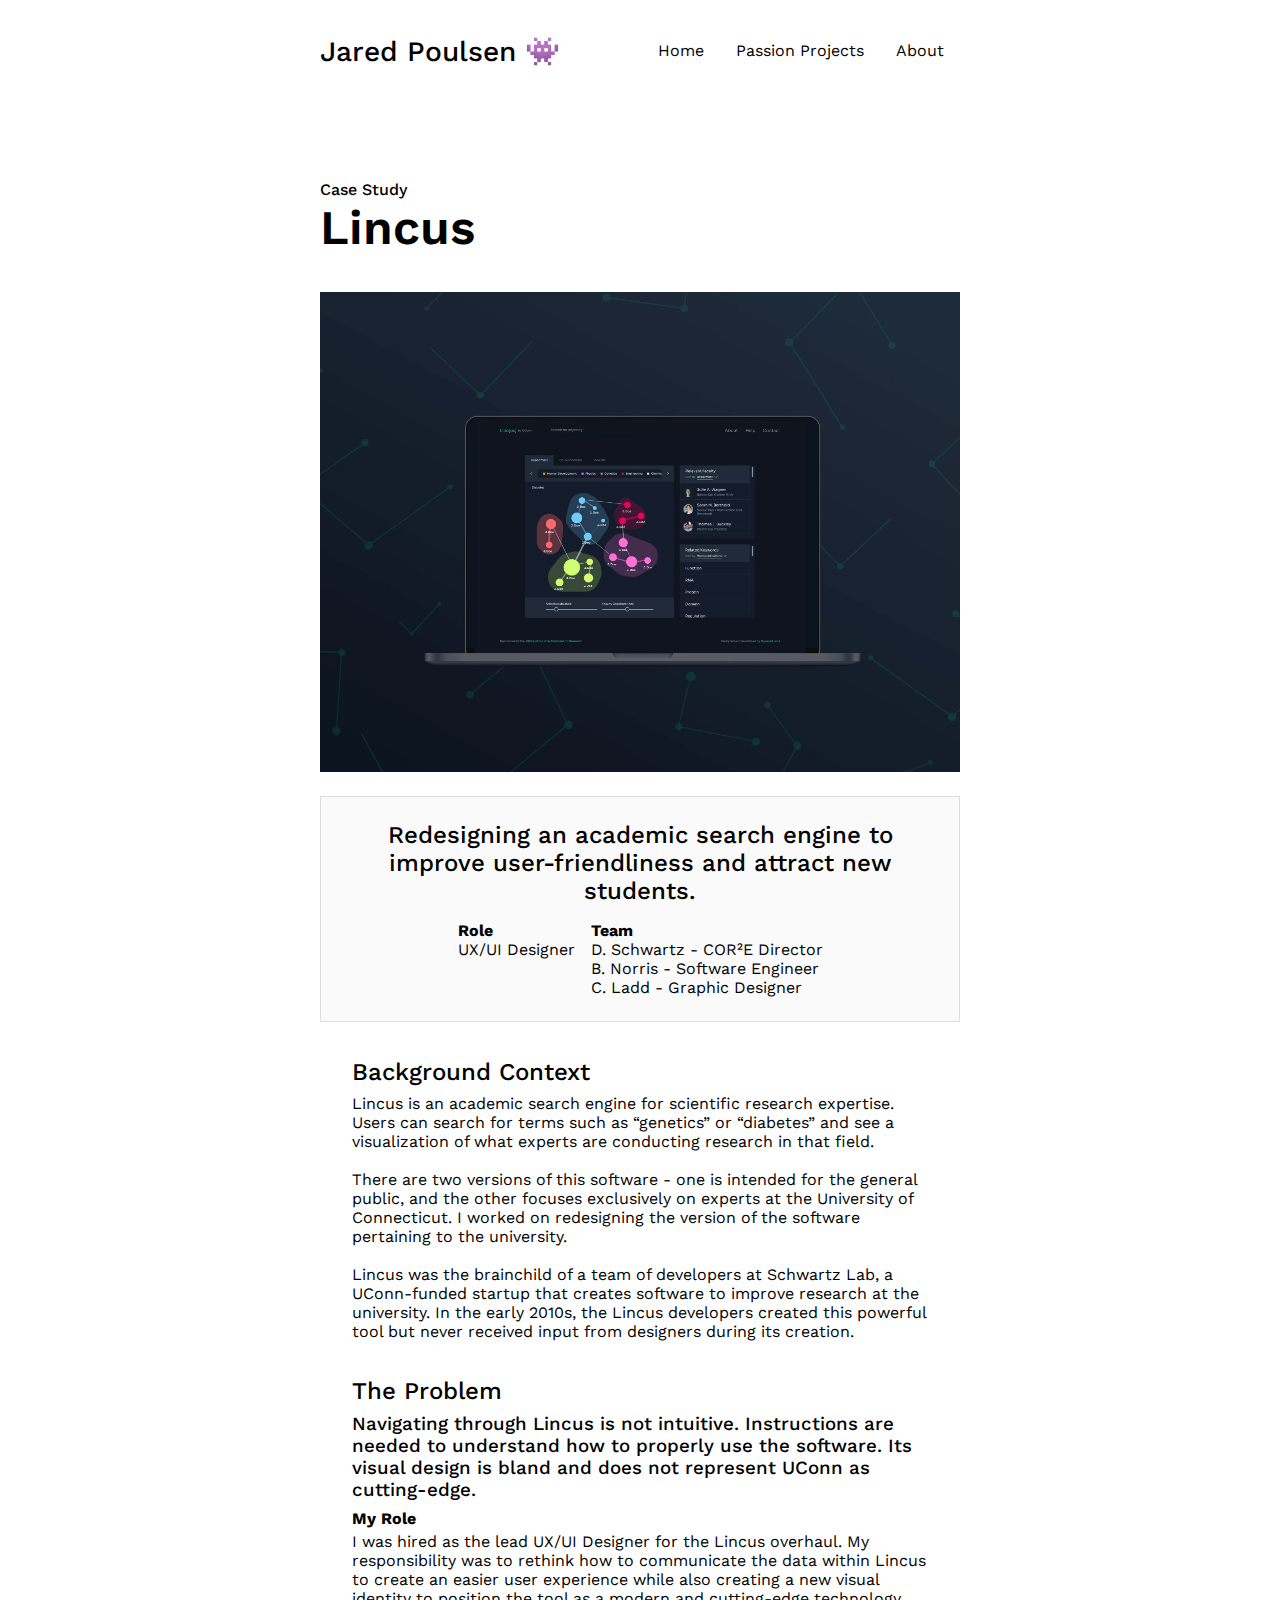
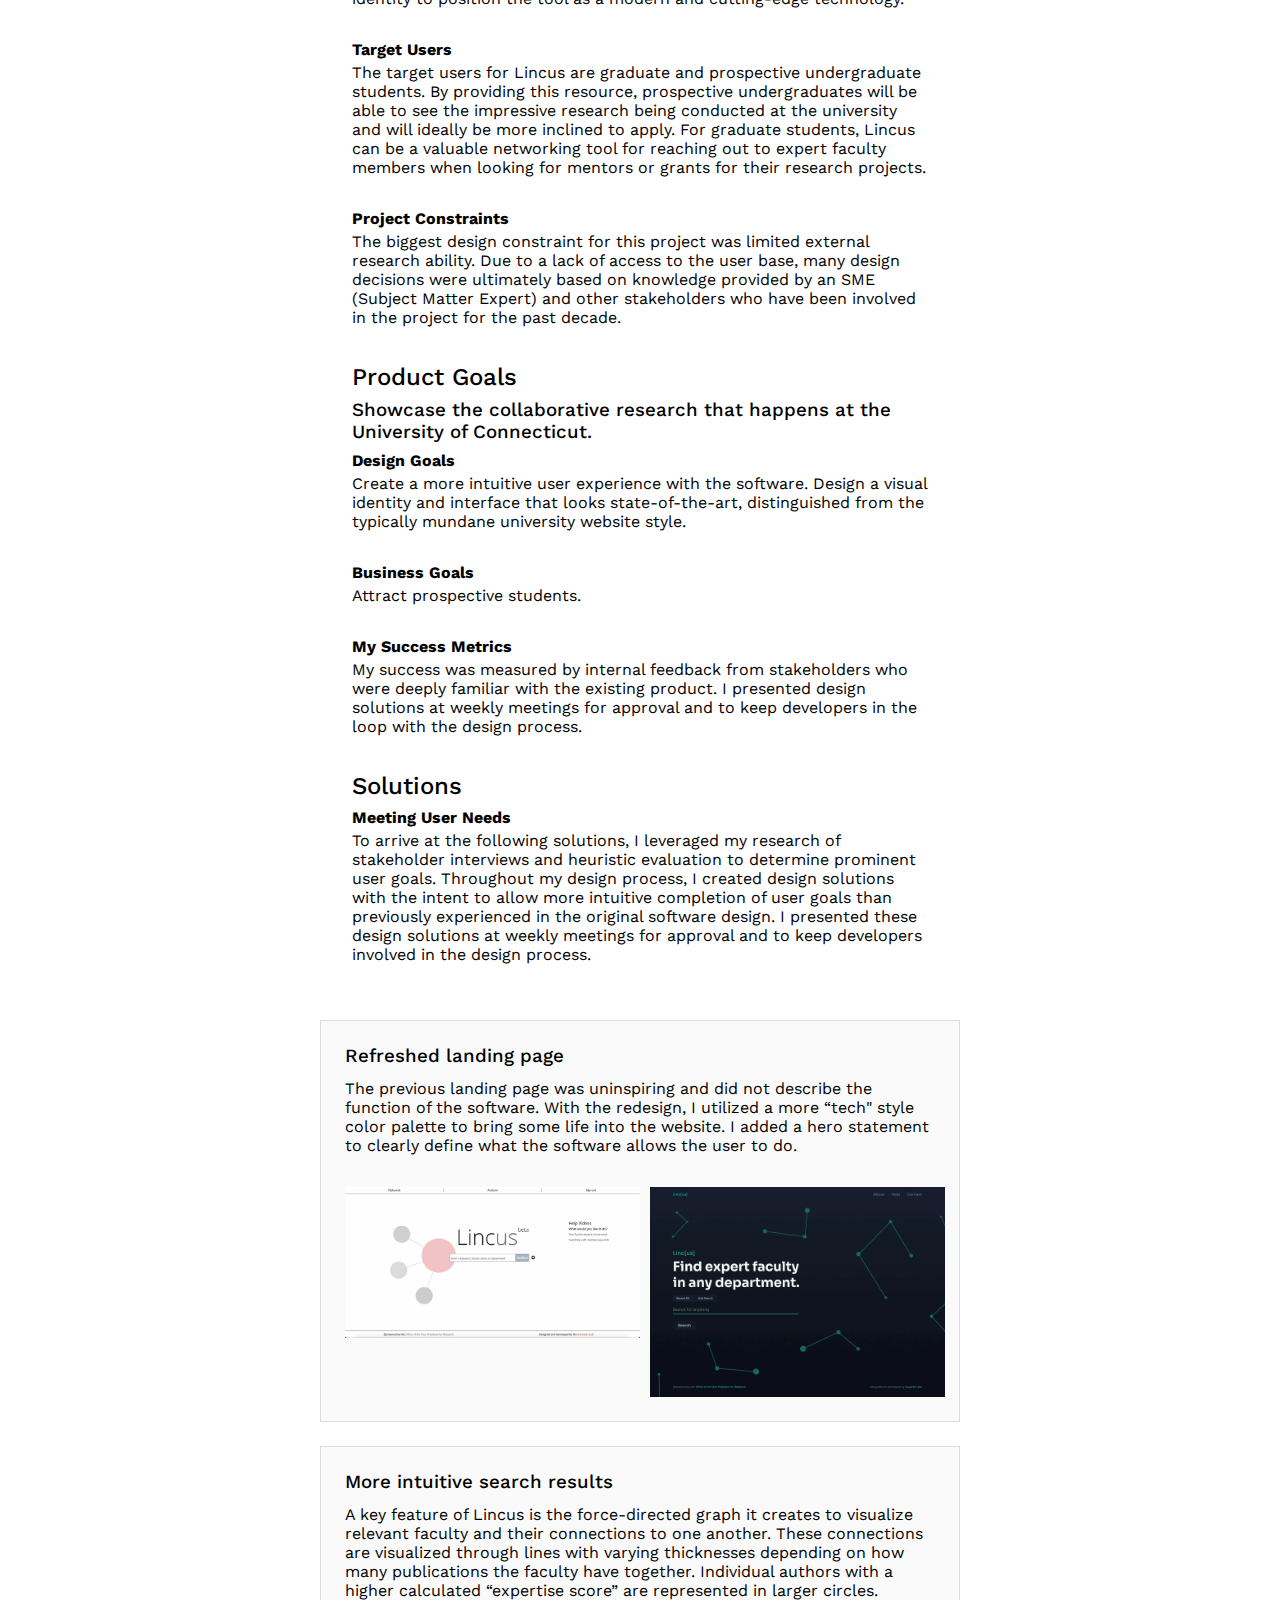
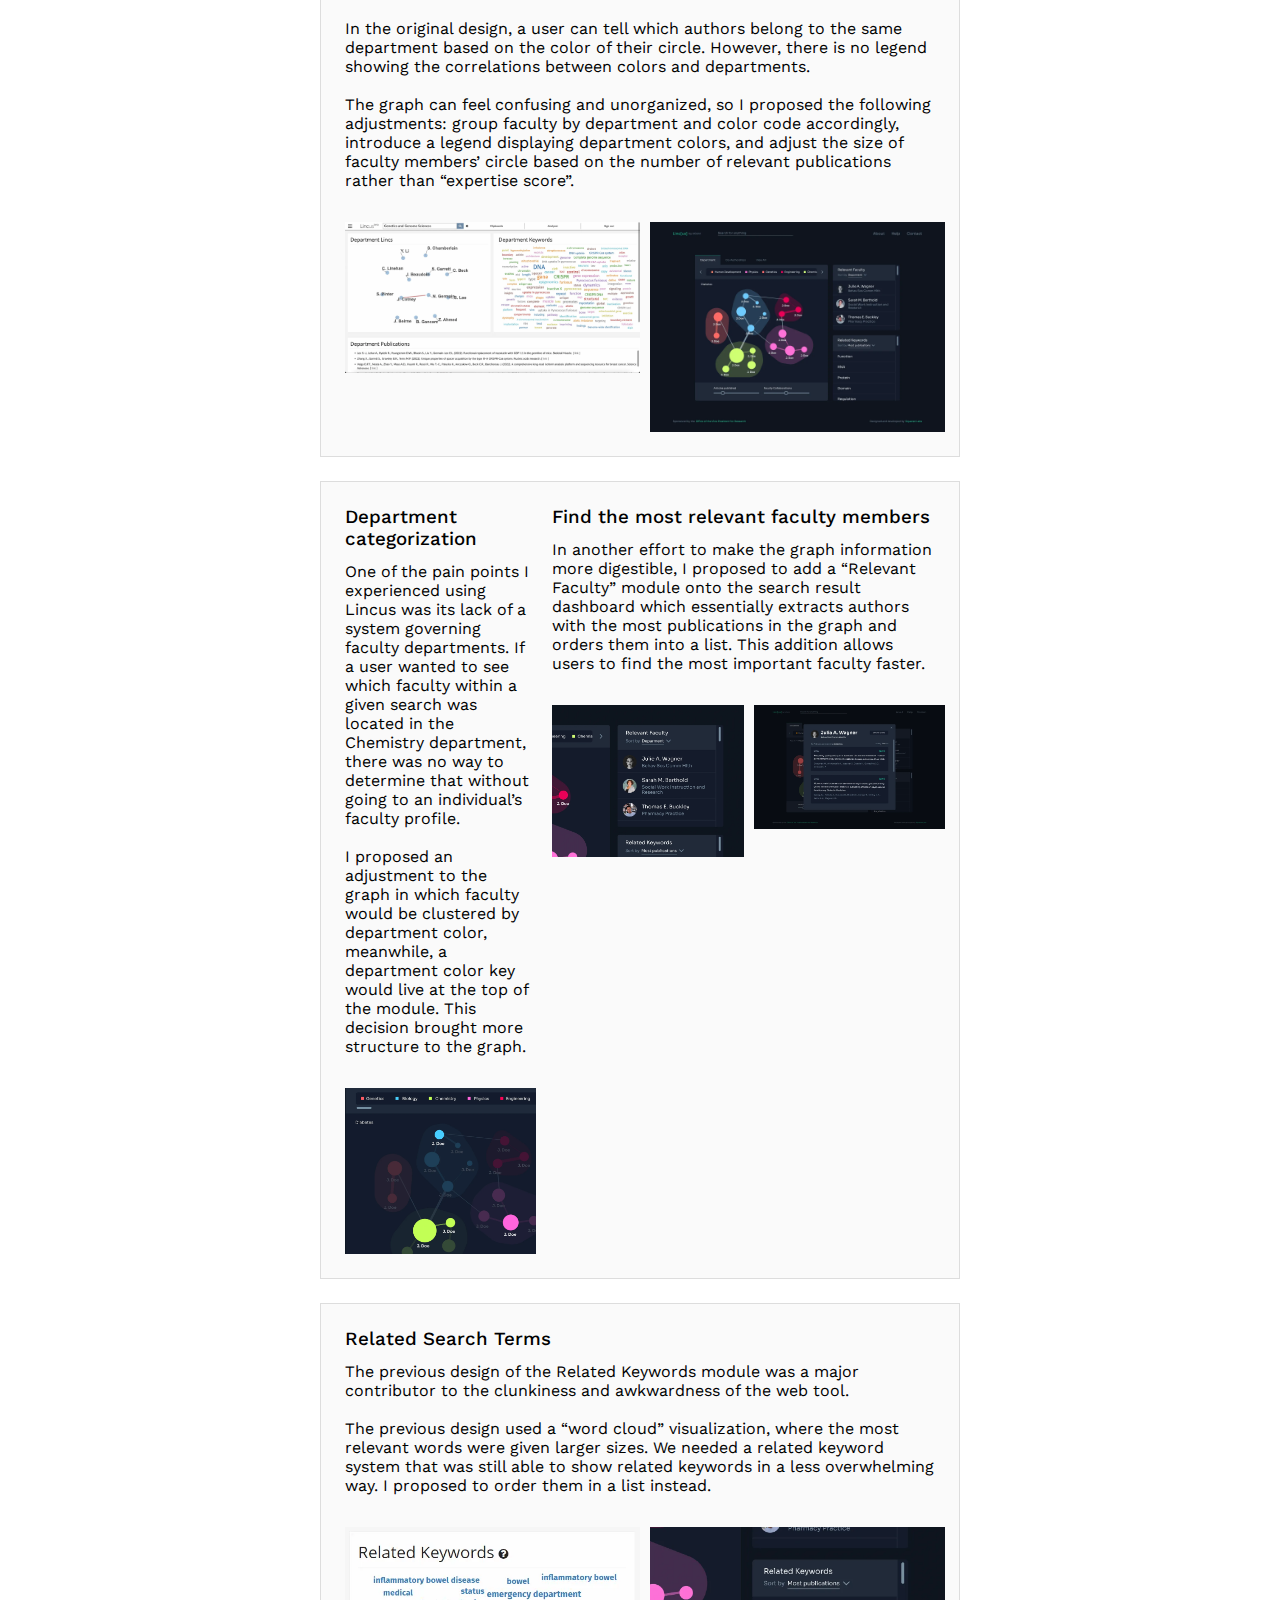
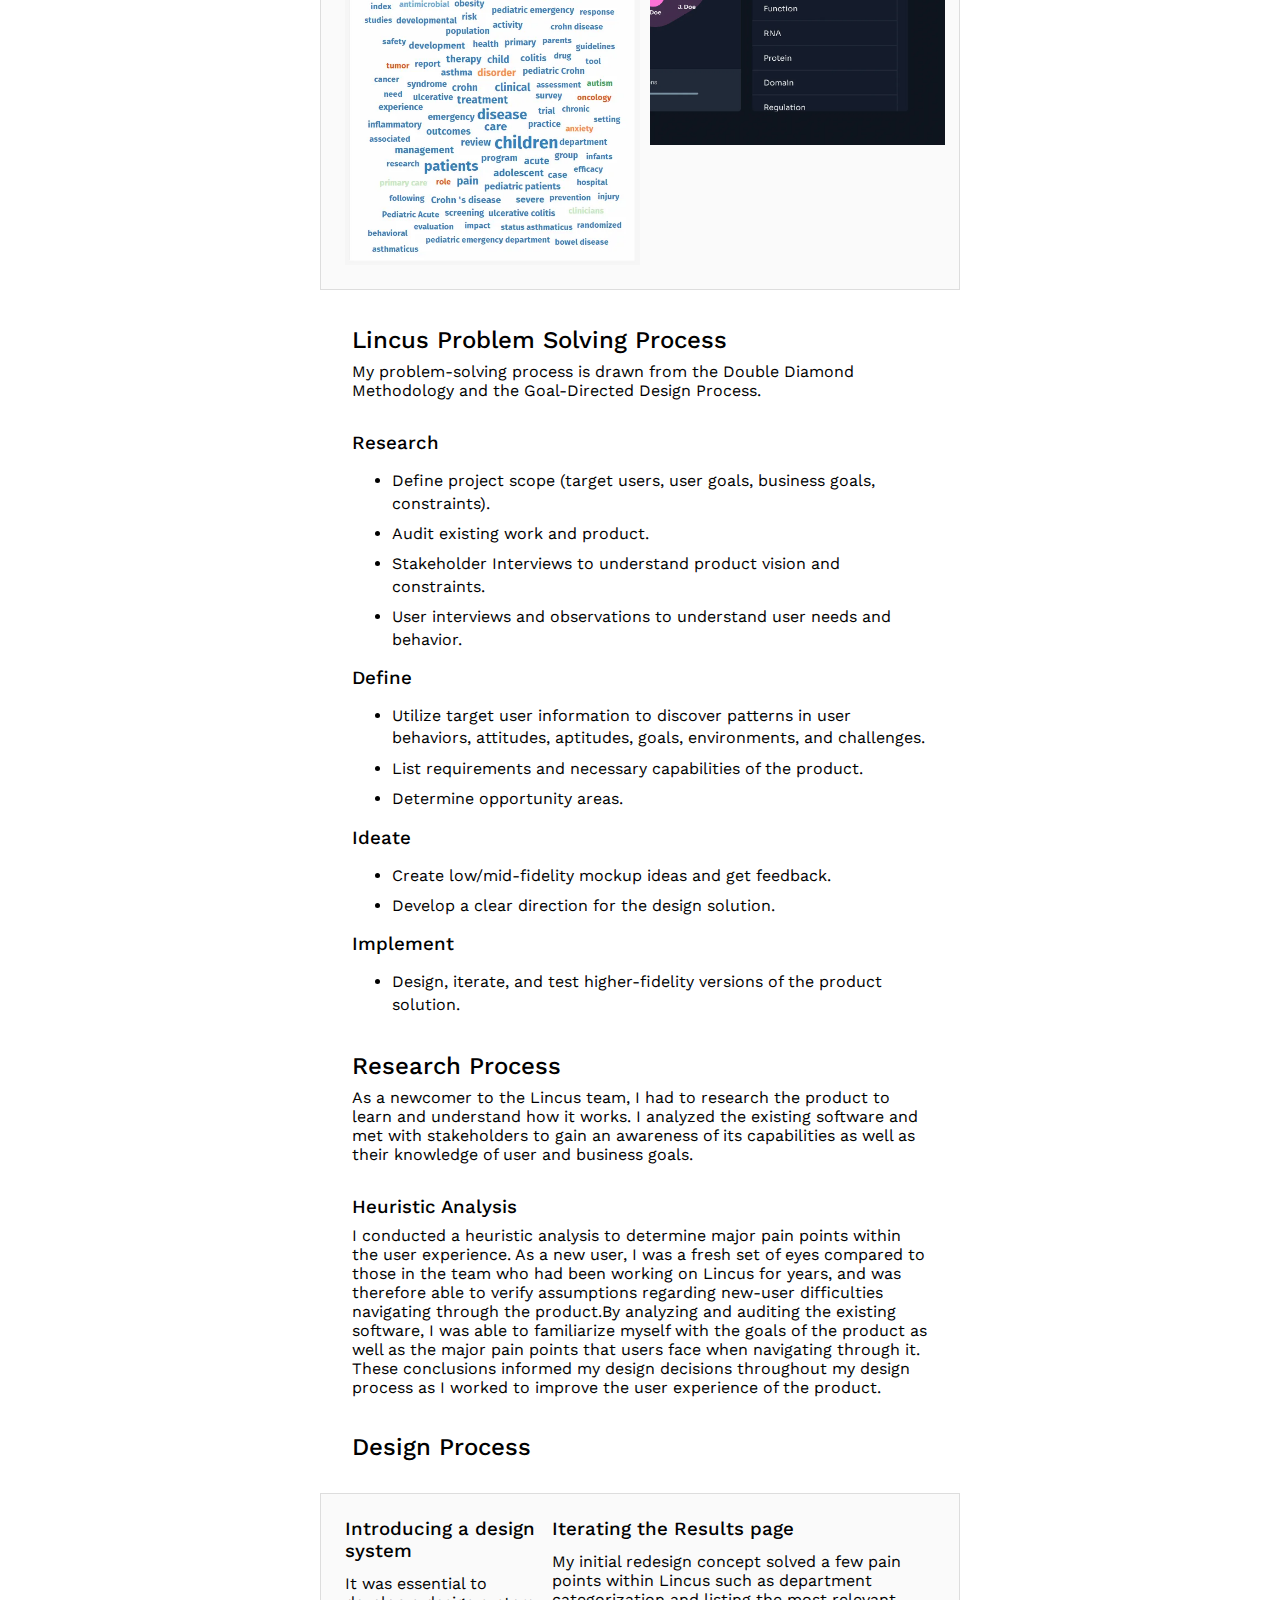
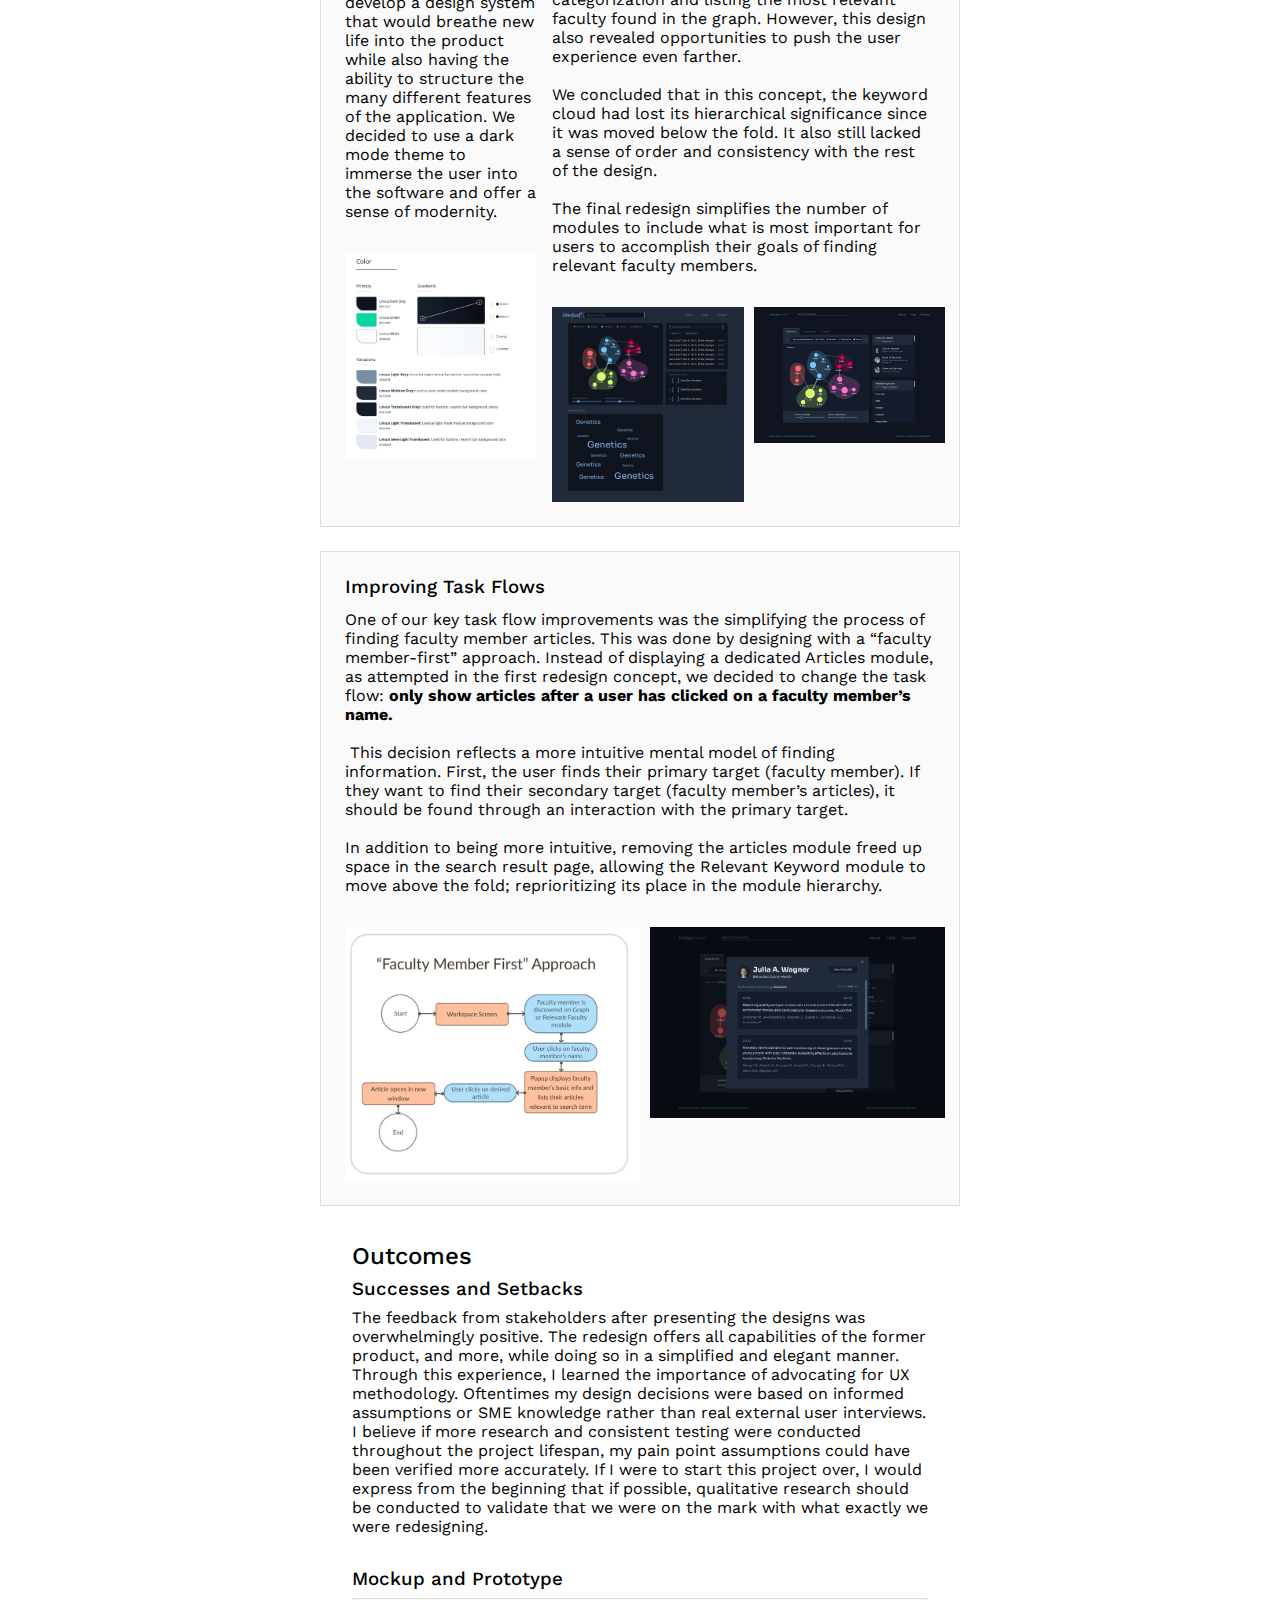
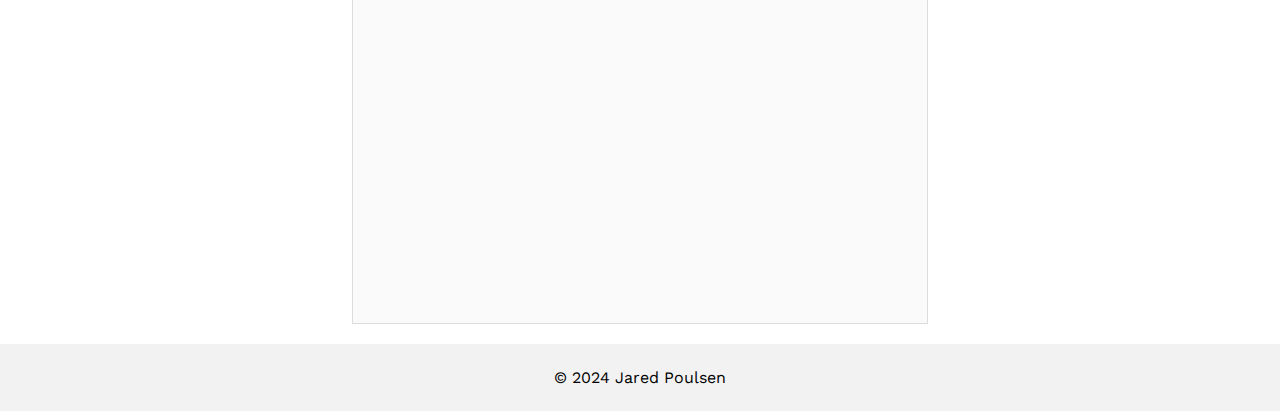
<file: lincus.html>
<!DOCTYPE html>
<html lang="en">

<head>
    <meta charset="UTF-8">
    <meta name="viewport" content="width=device-width, initial-scale=1.0">  

    <title>Lincus</title>
    <link rel="stylesheet" href="https://cdnjs.cloudflare.com/ajax/libs/font-awesome/6.4.2/css/all.min.css">
    <link rel="stylesheet" href="style.css">
</head>

<body>

    <nav>
        <div class="nav-container">
            <div class="logo">
                <a href='index.html'><h3 style="margin:0">Jared Poulsen 👾</h3></a>
            </div>
            <div class="hamburger" onclick="toggleMenu()">
                <i id="menu-icon" class="fa-solid fa-bars fa-lg"></i>
            </div>
            <ul class="nav-links">
                <a href="index.html">
                    <li>Home</li>
                </a>
                <a href="passion-projects.html">
                    <li>Passion Projects</li>
                </a>
                <a href="about.html">
                    <li>About</li>
                </a>
            </ul>
        </div>
    </nav>


    <main>
        <header>
            <h4 class="margintop36 marginbottom0">Case Study</h4>
            <h1 class="margin0">Lincus</h1>
        </header>

        <img class="projectImage" src="images/632f5e15320e0ee3dda551e0_network_screen_updated.webp"
            alt="Wealth Management Portal">

            <div class="flexrow" style="flex-direction: column; align-items: center;">
                <div class="flexrowChild">
                    <h2 style="text-align: center;margin: 0;">Redesigning an academic search engine to improve
                        user-friendliness and attract new students.</h2>
                </div>
                <div class="flexrowChild" style="align-items: flex-start; flex-direction: row; gap: 16px;">
                    <div>
                        <strong>Role</strong><br>
                        <span>UX/UI Designer</span><br><br>
                    </div>
                    <div>
                        <strong>Team</strong><br>
                        <span>D. Schwartz - COR²E Director</span><br>
                        <span>B. Norris - Software Engineer</span><br>
                        <span>C. Ladd - Graphic Designer</span><br>

                    </div>

                </div>
                </div>
        <div class="container1000">
            <h2 class="margintop36">Background Context</h2>
            <p>Lincus is an academic search engine for scientific research expertise. Users can search for terms such as
                “genetics” or “diabetes” and see a visualization of what experts are conducting research in that
                field.<br><br>There are two versions of this software - one is intended for the general public, and the
                other focuses exclusively on experts at the University of Connecticut. I worked on redesigning the
                version of the software pertaining to the university.<br><br>Lincus was the brainchild of a team of
                developers at Schwartz Lab, a UConn-funded startup that creates software to improve research at the
                university. In the early 2010s, the Lincus developers created this powerful tool but never received
                input from designers during its creation.
            </p>
            <h2 class="margintop36">The Problem</h2>
            <h3>Navigating through Lincus is not intuitive. Instructions are needed to understand how to properly use
                the software. Its visual design is bland and does not represent UConn as cutting-edge.
            </h3>
            <div>
                <strong>My Role</strong>
                <p>I was hired as the lead UX/UI Designer for the Lincus overhaul. My responsibility was to rethink how to communicate the data within Lincus to
                    create an easier user experience while also creating a new visual identity to position the tool as a
                    modern and cutting-edge technology.</p>
            </div>
            <div>
                <strong>Target Users</strong>
                <p>The target users for Lincus are graduate and prospective undergraduate students. By providing this
                    resource, prospective undergraduates will be able to see the impressive research being conducted at
                    the university and will ideally be more inclined to apply. For graduate students, Lincus can be a
                    valuable networking tool for reaching out to expert faculty members when looking for mentors or
                    grants for their research projects.
                </p>
            </div>
            <div>
                <strong>Project Constraints</strong>
                <p>The biggest design constraint for this project was limited external research ability. Due to a lack
                    of access to the user base, many design decisions were ultimately based on knowledge provided by an
                    SME (Subject Matter Expert) and other stakeholders who have been involved in the project for the
                    past decade.</p>
            </div>
            <h2 class="margintop36">Product Goals</h2>
            <h3>Showcase the collaborative research that happens at the University of Connecticut.</h3>
            <strong>Design Goals</strong>
            <p>Create a more intuitive user experience with the software. Design a visual identity and interface that
                looks state-of-the-art, distinguished from the typically mundane university website style.</p>
            <strong>Business Goals</strong>
            <p>Attract prospective students.</p>
            <strong>My Success Metrics</strong>
            <p>My success was measured by internal feedback from stakeholders who were deeply familiar with the existing
                product. I presented design solutions at weekly meetings for approval and to keep developers in the loop
                with the design process.</p>
            <h2 class="margintop36">Solutions</h2>
            <strong>Meeting User Needs</strong>
            <p>To arrive at the following solutions, I leveraged my research of stakeholder interviews and heuristic
                evaluation to determine prominent user goals. Throughout my design process, I created design solutions
                with the intent to allow more intuitive completion of user goals than previously experienced in the
                original software design. I presented these design solutions at weekly meetings for approval and to keep
                developers involved in the design process.</p>
        </div>
        <!-- Solutions -->

        <div class="flexrow">
            <div class="flexrowChild" style="flex: 2">
                <h3>Refreshed landing page</h3>
                <p>The previous landing page was uninspiring and did not describe the function of the software. With the
                    redesign, I utilized a more “tech" style color palette to bring some life into the website. I added
                    a hero statement to clearly define what the software allows the user to do.</p>
                <div class="subFlexrow">
                    <img class="flexrowChild2" src="images/632f61122bfb6ab6475251b8_old-lincus-homepage-p-1600.webp">
                    <img class="flexrowChild2" src="images/632f18004a0d2f15a1680a03_Desktop - 34.webp">
                </div>
            </div>
        </div>
        <div class="flexrow">
            <div class="flexrowChild" style="flex: 2">
                <h3>More intuitive search results</h3>
                <p>A key feature of Lincus is the force-directed graph it creates to visualize relevant faculty and
                    their connections to one another. These connections are visualized through lines with varying
                    thicknesses depending on how many publications the faculty have together. Individual authors with a
                    higher calculated “expertise score” are represented in larger circles.<br><br>In the original
                    design, a user can tell which authors belong to the same department based on the color of their
                    circle. However, there is no legend showing the correlations between colors and
                    departments.<br><br>The graph can feel confusing and unorganized, so I proposed the following
                    adjustments: group faculty by department and color code accordingly, introduce a legend displaying
                    department colors,
                    and adjust the size of faculty members’ circle based on the number of relevant publications rather
                    than “expertise score”.</p>
                <div class="subFlexrow">
                    <img class="flexrowChild2" src="images/632f6112692e31d0f246d6b9_old-lincus-graph-p-1600.webp">
                    <img class="flexrowChild2" src="images/632f180091252d3b1aed3448_Desktop - 29.webp">
                </div>
            </div>
        </div>

        <div class="flexrow">
            <div class="flexrowChild">
                <h3>Department categorization</h3>
                <p>One of the pain points I experienced using Lincus was its lack of a system governing faculty
                    departments.

                    If a user wanted to see which faculty within a given search was located in the Chemistry department,
                    there was no way to determine that without going to an individual’s faculty profile.<br><br>

                    I proposed an adjustment to the graph in which faculty would be clustered by department color,
                    meanwhile, a department color key would live at the top of the module. This decision brought more
                    structure to the graph.</p>
                <img src="images/632f61ea91252d109ef1eab2_department-sorting.webp">
            </div>
            <div class="flexrowChild" style="flex: 2">
                <h3>Find the most relevant faculty members</h3>
                <p>In another effort to make the graph information more digestible, I proposed to add a “Relevant
                    Faculty” module onto the search result dashboard which essentially extracts authors with the most
                    publications in the graph and orders them into a list. This addition allows users to find the most
                    important faculty faster.</p>
                <div class="subFlexrow">
                    <img class="flexrowChild2"
                        src="images/632f61ebff3a746c5a212ff6_Screen+Shot+2022-09-13+at+4.02.23+PM.webp">
                    <img class="flexrowChild2" src="images/632f61ea2bfb6a626252604c_Desktop+-+35 (1).webp">
                </div>
            </div>
        </div>

        <div class="flexrow">
            <div class="flexrowChild" style="flex: 2">
                <h3>Related Search Terms</h3>
                <p>The previous design of the Related Keywords module was a major contributor to the clunkiness and
                    awkwardness of the web tool.<br><br>

                    The previous design used a “word cloud” visualization, where the most relevant words were given
                    larger sizes.

                    We needed a related keyword system that was still able to show related keywords in a less
                    overwhelming way. I proposed to order them in a list instead.</p>
                <div class="subFlexrow">
                    <img class="flexrowChild2" src="images/632f626fa9082db59171e4dc_7Di8NhUftPxx.webp">
                    <img class="flexrowChild2"
                        src="images/632f626fa9082dbaac71e4dd_Screen+Shot+2022-09-13+at+4.02.33+PM.webp">
                </div>
            </div>
        </div>

        <div class="container1000">
        <h2 class="margintop36">Lincus Problem Solving Process</h2>
        <p>My problem-solving process is drawn from the Double Diamond Methodology and the Goal-Directed Design Process.
        </p>
        <h3>Research</h3>
        <ul>
            <li>Define project scope (target users, user goals, business goals, constraints).</li>
            <li>Audit existing work and product.</li>
            <li>Stakeholder Interviews to understand product vision and constraints.</li>
            <li>User interviews and observations to understand user needs and behavior.</li>
        </ul>
        <h3>Define</h3>
        <ul>
            <li>Utilize target user information to discover patterns in user behaviors, attitudes, aptitudes, goals, environments, and challenges.</li>
            <li>List requirements and necessary capabilities of the product.</li>
            <li>Determine opportunity areas.</li>
        </ul>
        <h3>Ideate</h3>
        <ul>
            <li>Create low/mid-fidelity mockup ideas and get feedback.</li>
            <li>Develop a clear direction for the design solution.</li>
        </ul>
        <h3>Implement</h3>
        <ul>
            <li>Design, iterate, and test higher-fidelity versions of the product solution.</li>
        </ul>

        <h2 class="margintop36">Research Process</h2>
        <p>As a newcomer to the Lincus team, I had to research the product to learn and understand how it works. I analyzed the existing software and met with stakeholders to gain an awareness of its capabilities as well as their knowledge of user and business goals.</p>
        <h3>Heuristic Analysis</h3>  
        <p>I conducted a heuristic analysis to determine major pain points within the user experience. As a new user, I was a fresh set of eyes compared to those in the team who had been working on Lincus for years, and was therefore able to verify assumptions regarding new-user difficulties navigating through the product.By analyzing and auditing the existing software, I was able to familiarize myself with the goals of the product as well as the major pain points that users face when navigating through it. These conclusions informed my design decisions throughout my design process as I worked to improve the user experience of the product.</p>  
        <h2 class="margintop36">Design Process</h2>
    </div>
    <div class="flexrow">
        <div class="flexrowChild">
            <h3>Introducing a design system</h3>
            <p>It was essential to develop a design system that would breathe new life into the product while also having the ability to structure the many different features of the application. We decided to use a dark mode theme to immerse the user into the software and offer a sense of modernity.</p>
            <img src="images/632f666c8294534c76f61754_design-system (1).webp">
        </div>
        <div class="flexrowChild" style="flex: 2">
            <h3>Iterating the Results page</h3>
            <p>My initial redesign concept solved a few pain points within Lincus such as department categorization and listing the most relevant faculty found in the graph. However, this design also revealed opportunities to push the user experience even farther.<br><br>

                We concluded that in this concept, the keyword cloud had lost its hierarchical significance since it was moved below the fold. It also still lacked a sense of order and consistency with the rest of the design.<br><br>
                
                The final redesign simplifies the number of modules to include what is most important for users to accomplish their goals of finding relevant faculty members.</p>
            <div class="subFlexrow">
                <img class="flexrowChild2"
                    src="images/632f666b320e0eec7da5ddb5_Desktop+-+8.webp">
                <img class="flexrowChild2" src="images/632f180091252d3b1aed3448_Desktop - 29 (1).webp">
            </div>
        </div>
    </div>
    <div class="flexrow">
        <div class="flexrowChild" style="flex: 2">
            <h3>Improving Task Flows</h3>
            <p>One of our key task flow improvements was the simplifying the process of finding faculty member articles. This was done by designing with a “faculty member-first” approach. Instead of displaying a dedicated Articles module, as attempted in the first redesign concept, we decided to change the task flow: <strong>only show articles after a user has clicked on a faculty member’s name.</strong><br><br>

                ‍
                
                This decision reflects a more intuitive mental model of finding information. First, the user finds their primary target (faculty member). If they want to find their secondary target (faculty member’s articles), it should be found through an interaction with the primary target.<br><br>
                
                In addition to being more intuitive, removing the articles module freed up space in the search result page, allowing the Relevant Keyword module to move above the fold; reprioritizing its place in the module hierarchy.</p>
            <div class="subFlexrow">
                <img class="flexrowChild2" src="images/632f666b91252d861ef23253_Frame+7.webp">
                <img class="flexrowChild2" src="images/632f61ea2bfb6a626252604c_Desktop+-+35 (1).webp">
            </div>
        </div>
    </div>

        <div class="container1000">
            <h2 class="margintop36">Outcomes</h2>
            <h3>Successes and Setbacks</h3>
            <p>The feedback from stakeholders after presenting the designs was overwhelmingly positive. The redesign offers all capabilities of the former product, and more, while doing so in a simplified and elegant manner.<br<br>

                ‍
                
                Through this experience, I learned the importance of advocating for UX methodology. Oftentimes my design decisions were based on informed assumptions or SME knowledge rather than real external user interviews. I believe if more research and consistent testing were conducted throughout the project lifespan, my pain point assumptions could have been verified more accurately. If I were to start this project over, I would express from the beginning that if possible, qualitative research should be conducted to validate that we were on the mark with what exactly we were redesigning.
                
                ‍</p>
            <h3>Mockup and Prototype</h3>
            <style>.embed-container { position: relative; padding-bottom: 56.25%; height: 0; overflow: hidden; max-width: 100%; background-color: #fafafa; border: 1px solid #dddddd; justify-content: center; align-items: center; } .embed-container iframe, .embed-container object, .embed-container embed { position: absolute; top: 5%; left: 0; width: 100%; height: 90%;}</style><div class='embed-container'><iframe src='https://player.vimeo.com/video/749360463?h=ac085eac2c' frameborder='0' webkitAllowFullScreen mozallowfullscreen allowFullScreen></iframe></div>

        </div>
    </main>

    <footer>
        <p style="margin:0">&copy; 2024 Jared Poulsen</p>
    </footer>

    <script>
        function scrollToSection(sectionId) {
            var section = document.getElementById(sectionId);
            section.scrollIntoView({
                behavior: 'smooth'
            });

        }

    </script>

    <script>
        function toggleMenu() {
            const navLinks = document.querySelector('.nav-links');
            navLinks.classList.toggle('show');

            // Toggle icon classes
            const menuIcon = document.getElementById('menu-icon');
            menuIcon.classList.toggle('fa-bars');
            menuIcon.classList.toggle('fa-xmark');
            menuIcon.classList.toggle('fa-xl'); // If you want to toggle the size as well
        }
    </script>

</body>

</html>
</file>
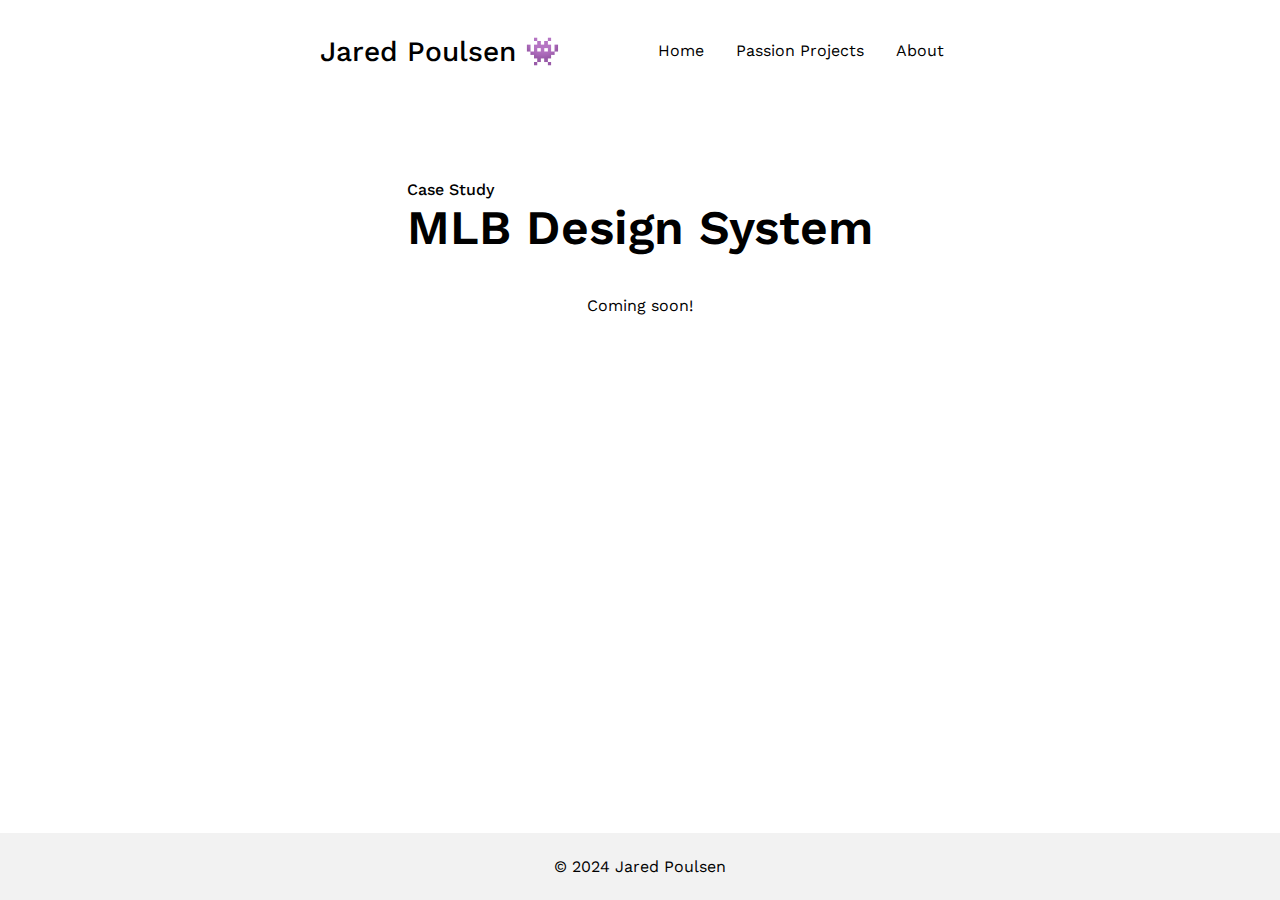
<file: mlb.html>
<!DOCTYPE html>
<html lang="en">

<head>
    <meta charset="UTF-8">
    <meta name="viewport" content="width=device-width, initial-scale=1.0">  

    <title>MLB Design System</title>
    <link rel="stylesheet" href="https://cdnjs.cloudflare.com/ajax/libs/font-awesome/6.4.2/css/all.min.css">
    <link rel="stylesheet" href="style.css">
</head>

<body>

    <nav>
        <div class="nav-container">
            <div class="logo">
                <a href='index.html'><h3 style="margin:0">Jared Poulsen 👾</h3></a>
            </div>
            <div class="hamburger" onclick="toggleMenu()">
                <i id="menu-icon" class="fa-solid fa-bars fa-lg"></i>
            </div>
            <ul class="nav-links">
                <a href="index.html">
                    <li>Home</li>
                </a>
                <a href="passion-projects.html">
                    <li>Passion Projects</li>
                </a>
                <a href="about.html">
                    <li>About</li>
                </a>
            </ul>
        </div>
    </nav>

    <main>
        <header>
            <h4 class="margintop36 marginbottom0">Case Study</h4>
            <h1 class="margin0">MLB Design System</h1>
        </header>
        <p>Coming soon!</p>
    </main>

    <footer>
        <p style="margin:0">&copy; 2024 Jared Poulsen</p>
    </footer>
    <script>
        function scrollToSection(sectionId) {
            var section = document.getElementById(sectionId);
            section.scrollIntoView({
                behavior: 'smooth'
            });

        }

    </script>

    <script>
        function toggleMenu() {
            const navLinks = document.querySelector('.nav-links');
            navLinks.classList.toggle('show');

            // Toggle icon classes
            const menuIcon = document.getElementById('menu-icon');
            menuIcon.classList.toggle('fa-bars');
            menuIcon.classList.toggle('fa-xmark');
            menuIcon.classList.toggle('fa-xl'); // If you want to toggle the size as well
        }
    </script>

</body>

</html>
</file>
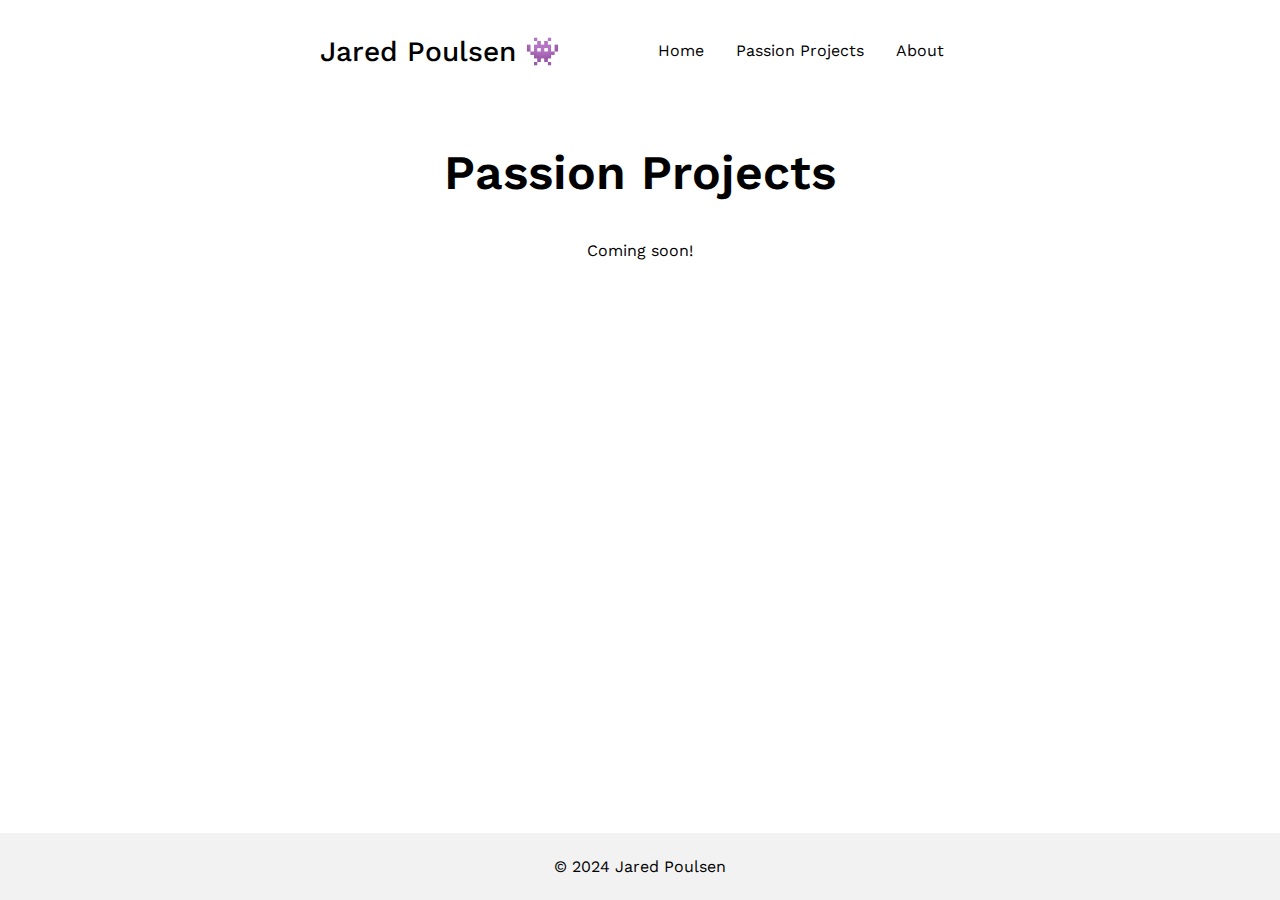
<file: passion-projects.html>
<!DOCTYPE html>
<html lang="en">

<head>
    <meta charset="UTF-8">
    <meta name="viewport" content="width=device-width, initial-scale=1.0">  

    <title>Passion Projects</title>
    <link rel="stylesheet" href="https://cdnjs.cloudflare.com/ajax/libs/font-awesome/6.4.2/css/all.min.css">
    <link rel="stylesheet" href="style.css">
</head>

<body>

    <nav>
        <div class="nav-container">
            <div class="logo">
                <a href='index.html'><h3 style="margin:0">Jared Poulsen 👾</h3></a>
            </div>
            <div class="hamburger" onclick="toggleMenu()">
                <i id="menu-icon" class="fa-solid fa-bars fa-lg"></i>
            </div>
            <ul class="nav-links">
                <a href="index.html">
                    <li>Home</li>
                </a>
                <a href="passion-projects.html">
                    <li>Passion Projects</li>
                </a>
                <a href="about.html">
                    <li>About</li>
                </a>
            </ul>
        </div>
    </nav>


    <main>
        <header>
            <h1 class="margin0">Passion Projects</h1>
        </header>
        <p>Coming soon!</p>
    </main>

    <footer>
        <p style="margin:0">&copy; 2024 Jared Poulsen</p>
    </footer>

    <script>
        function scrollToSection(sectionId) {
            var section = document.getElementById(sectionId);
            section.scrollIntoView({
                behavior: 'smooth'
            });

        }

    </script>

    <script>
        function toggleMenu() {
            const navLinks = document.querySelector('.nav-links');
            navLinks.classList.toggle('show');

            // Toggle icon classes
            const menuIcon = document.getElementById('menu-icon');
            menuIcon.classList.toggle('fa-bars');
            menuIcon.classList.toggle('fa-xmark');
            menuIcon.classList.toggle('fa-xl'); // If you want to toggle the size as well
        }
    </script>

</body>

</html>
</file>
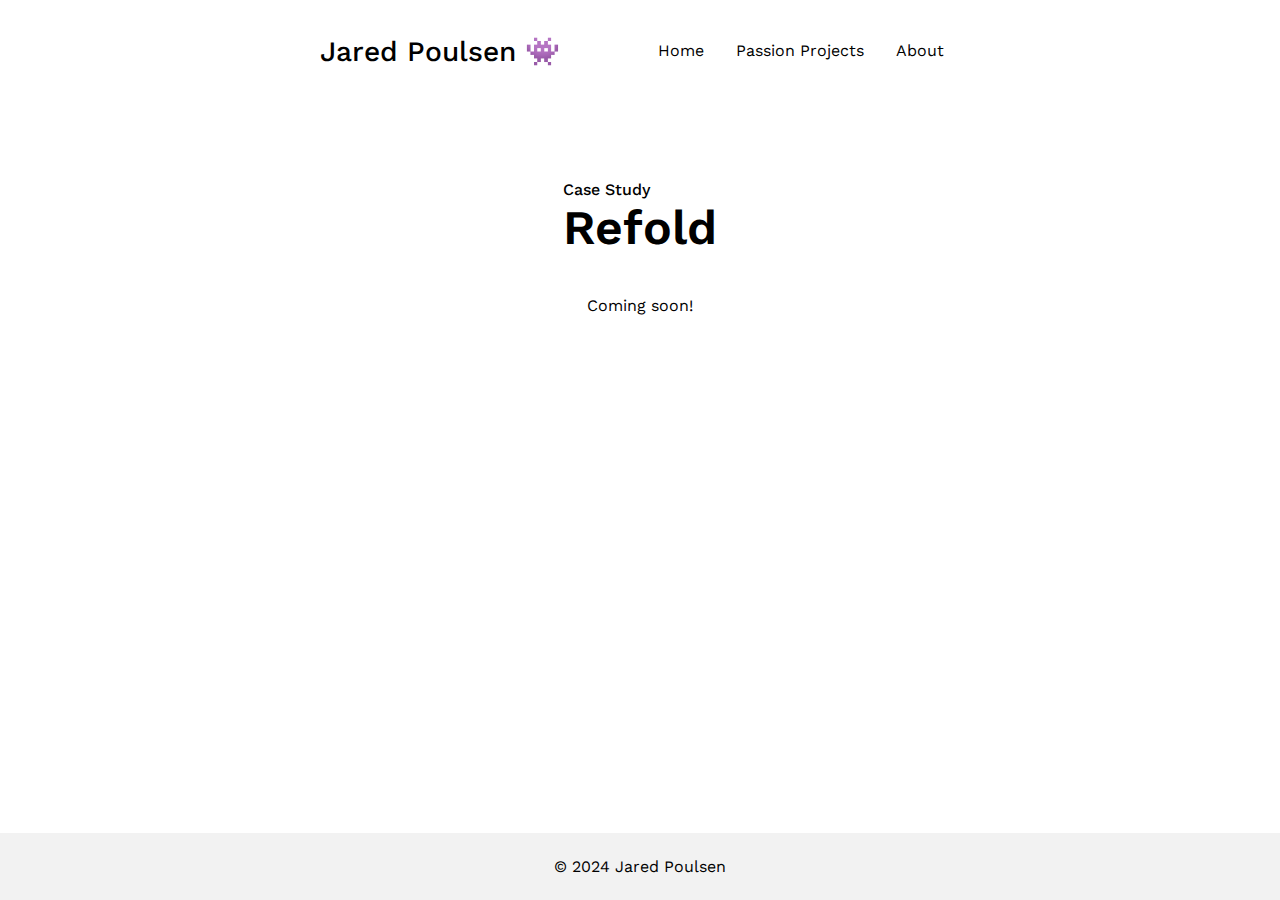
<file: refold.html>
<!DOCTYPE html>
<html lang="en">

<head>
    <meta charset="UTF-8">
    <meta name="viewport" content="width=device-width, initial-scale=1.0">  

    <title>Refold</title>
    <link rel="stylesheet" href="https://cdnjs.cloudflare.com/ajax/libs/font-awesome/6.4.2/css/all.min.css">
    <link rel="stylesheet" href="style.css">
</head>

<body>

    <nav>
        <div class="nav-container">
            <div class="logo">
                <a href='index.html'><h3 style="margin:0">Jared Poulsen 👾</h3></a>
            </div>
            <div class="hamburger" onclick="toggleMenu()">
                <i id="menu-icon" class="fa-solid fa-bars fa-lg"></i>
            </div>
            <ul class="nav-links">
                <a href="index.html">
                    <li>Home</li>
                </a>
                <a href="passion-projects.html">
                    <li>Passion Projects</li>
                </a>
                <a href="about.html">
                    <li>About</li>
                </a>
            </ul>
        </div>
    </nav>


    <main>
        <header>
            <h4 class="margintop36 marginbottom0">Case Study</h4>
            <h1 class="margin0">Refold</h1>
        </header>
        <p>Coming soon!</p>
    </main>

    <footer>
        <p style="margin:0">&copy; 2024 Jared Poulsen</p>
    </footer>

    <script>
        function scrollToSection(sectionId) {
            var section = document.getElementById(sectionId);
            section.scrollIntoView({
                behavior: 'smooth'
            });

        }

    </script>

    <script>
        function toggleMenu() {
            const navLinks = document.querySelector('.nav-links');
            navLinks.classList.toggle('show');

            // Toggle icon classes
            const menuIcon = document.getElementById('menu-icon');
            menuIcon.classList.toggle('fa-bars');
            menuIcon.classList.toggle('fa-xmark');
            menuIcon.classList.toggle('fa-xl'); // If you want to toggle the size as well
        }
    </script>

</body>

</html>
</file>
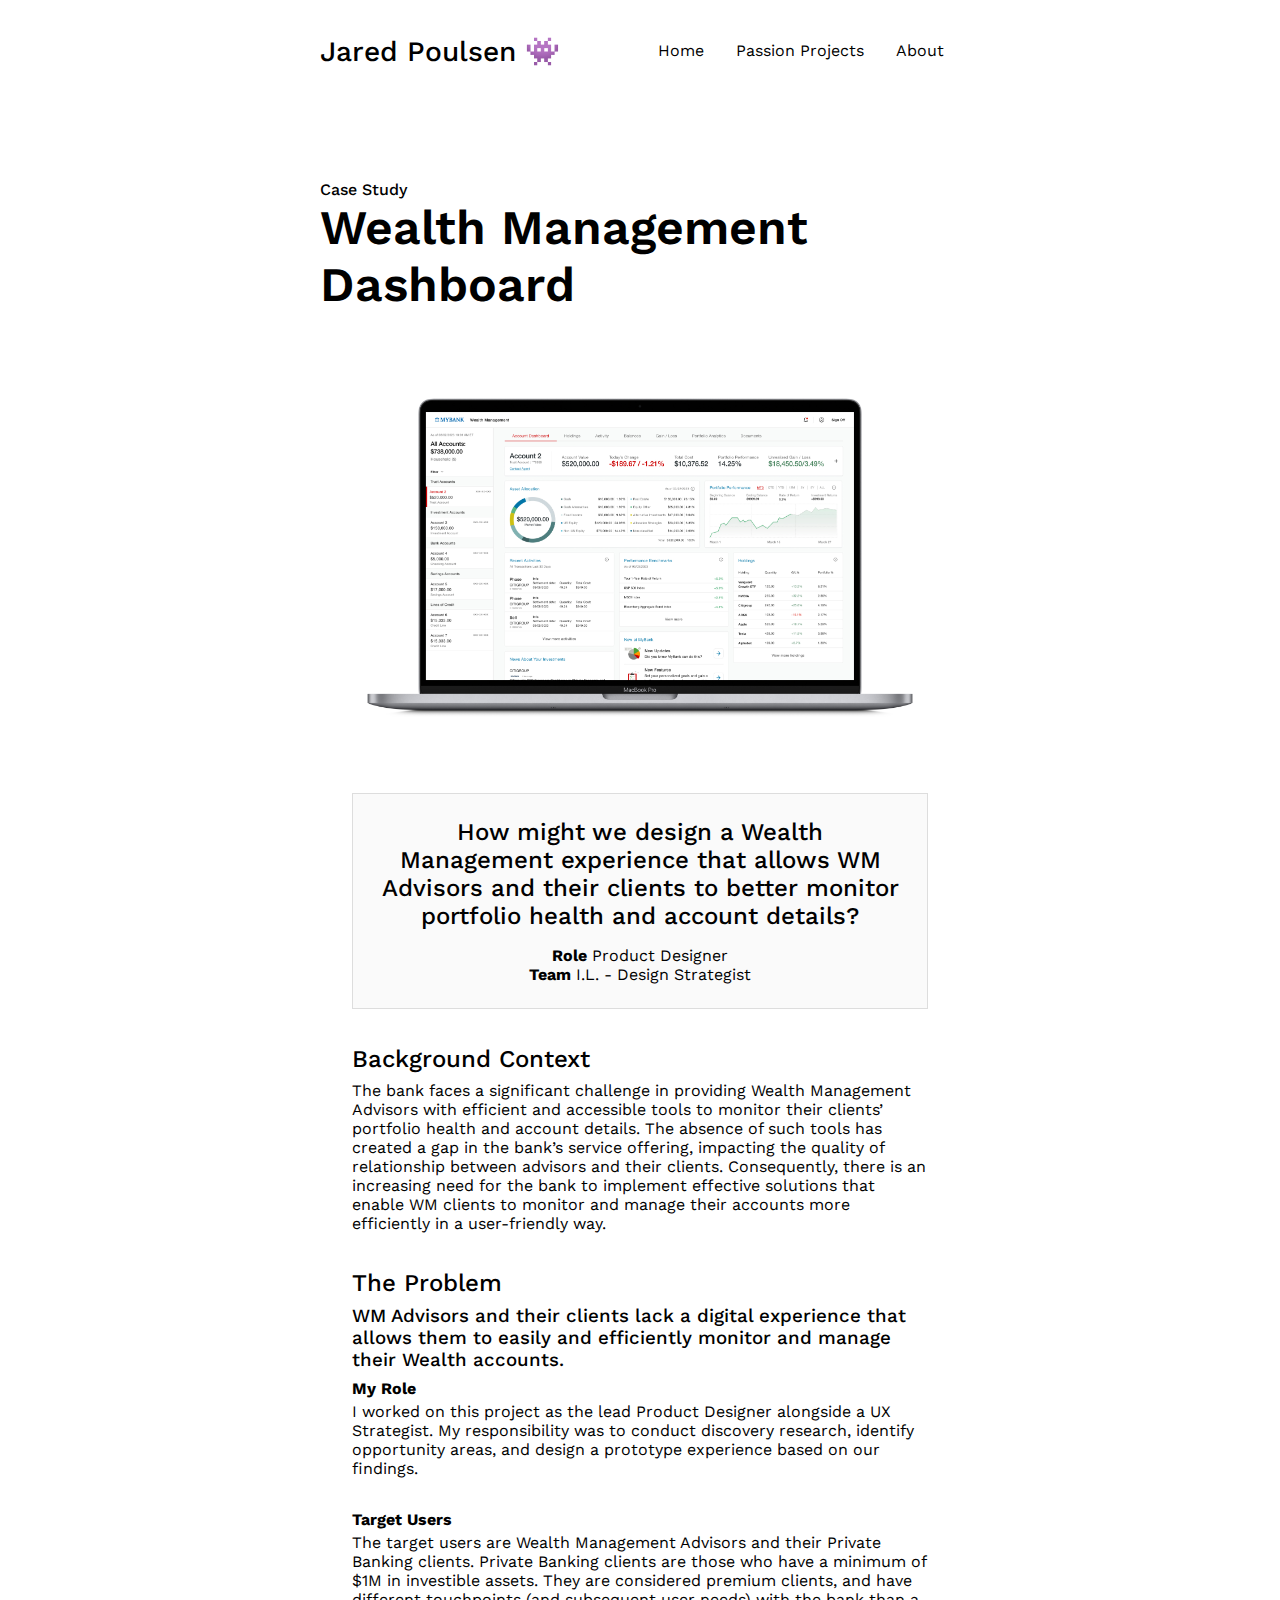
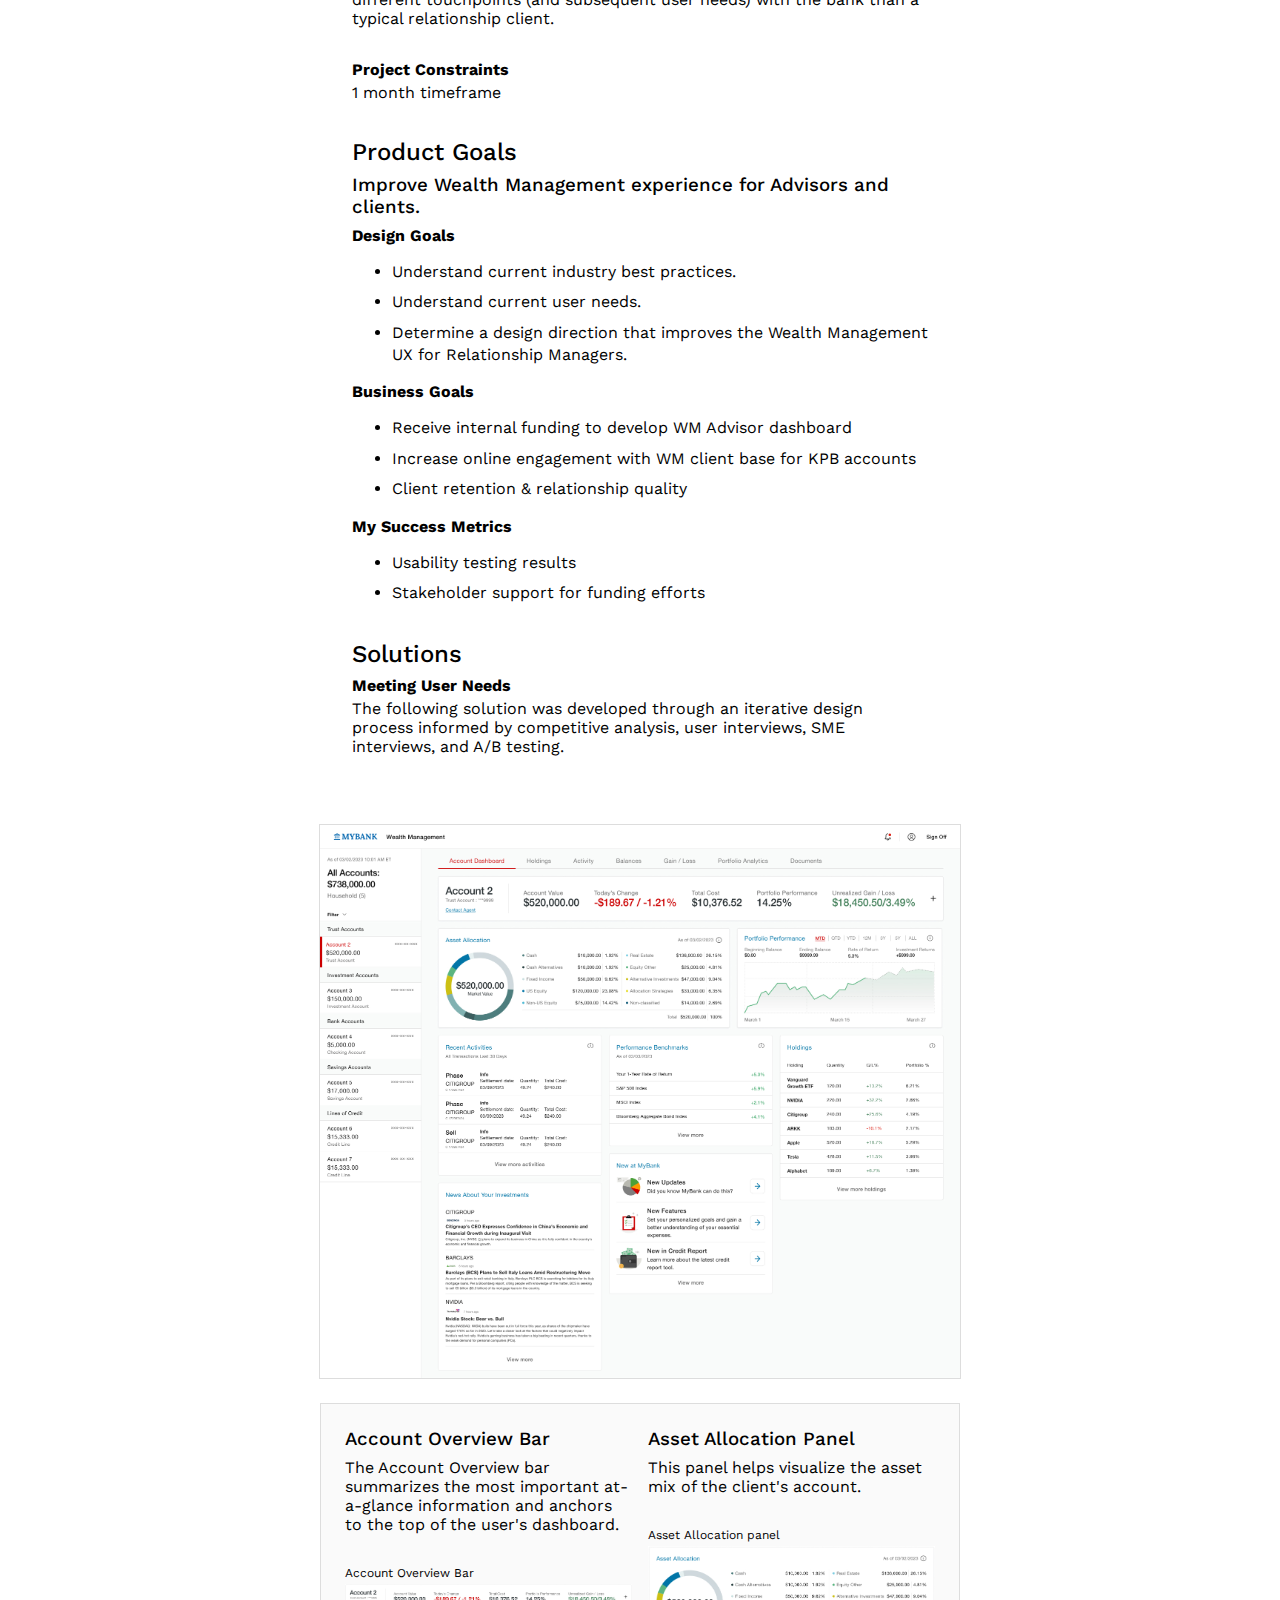
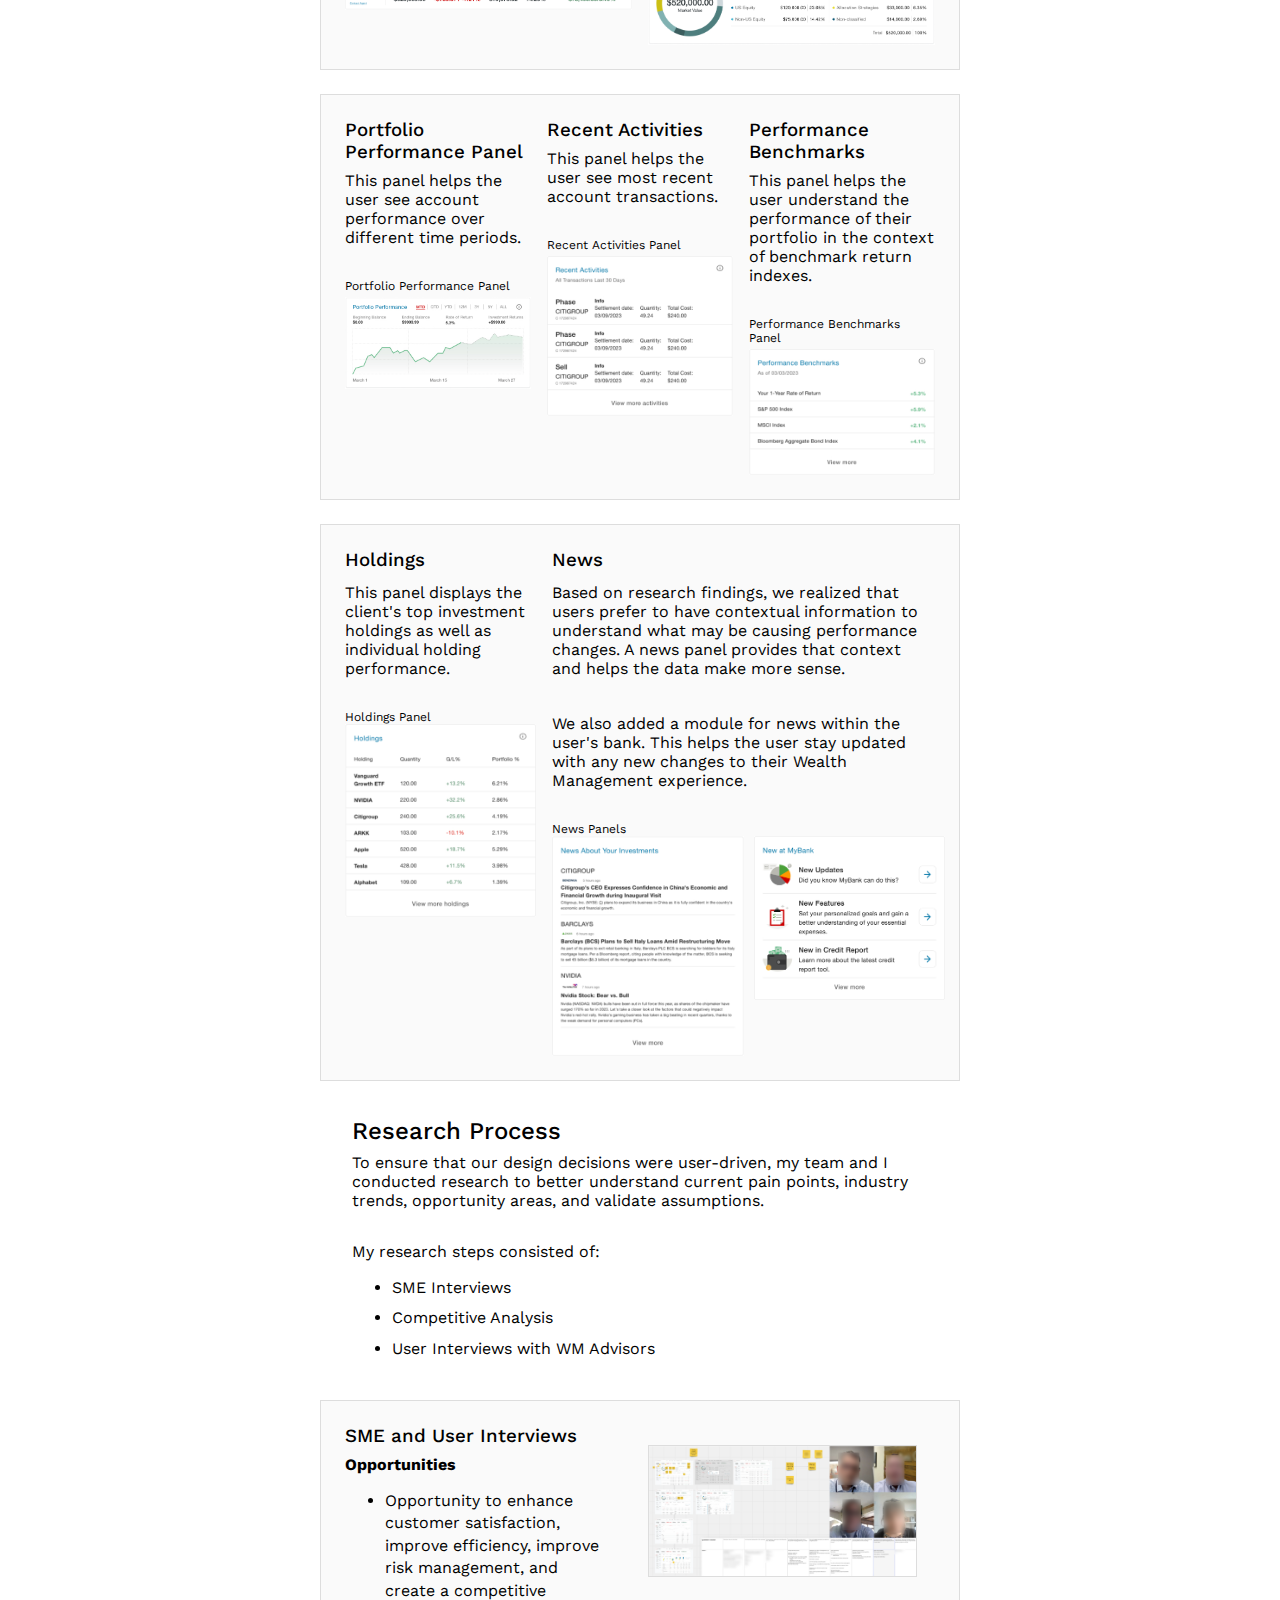
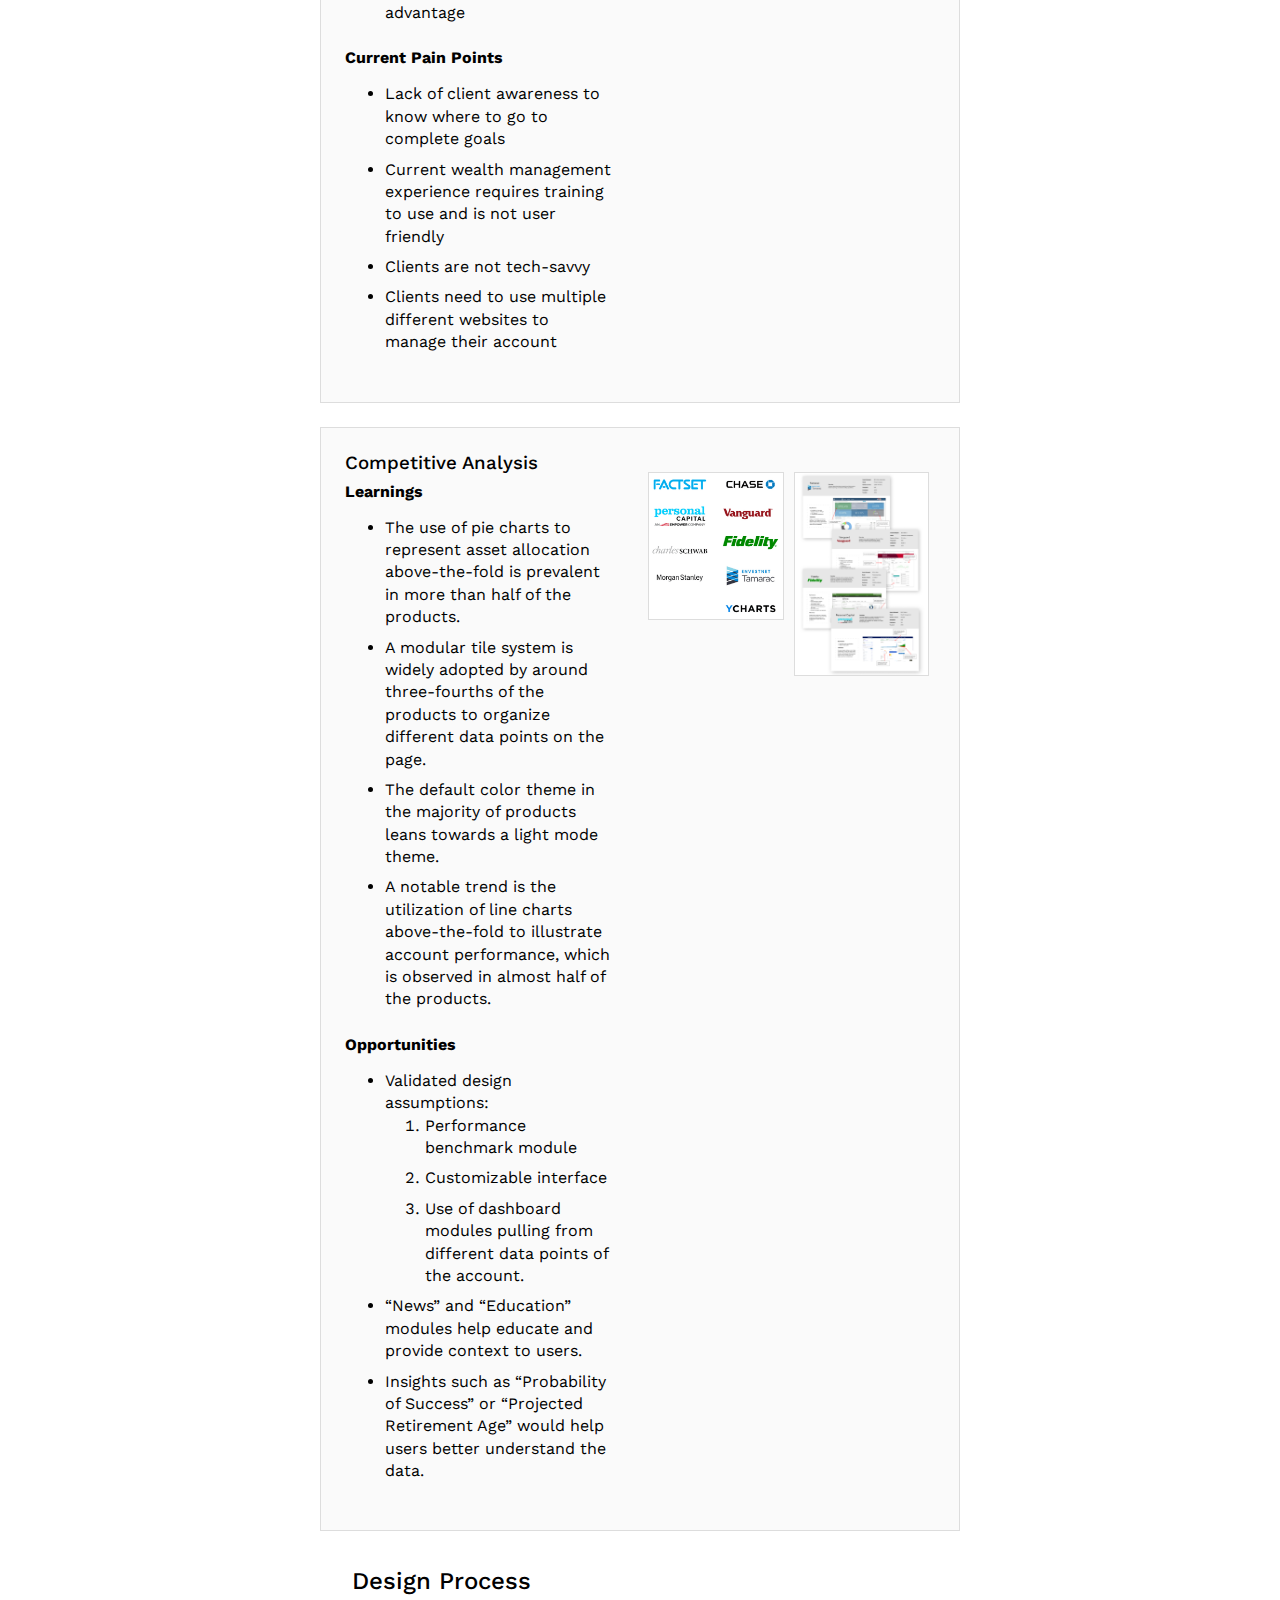
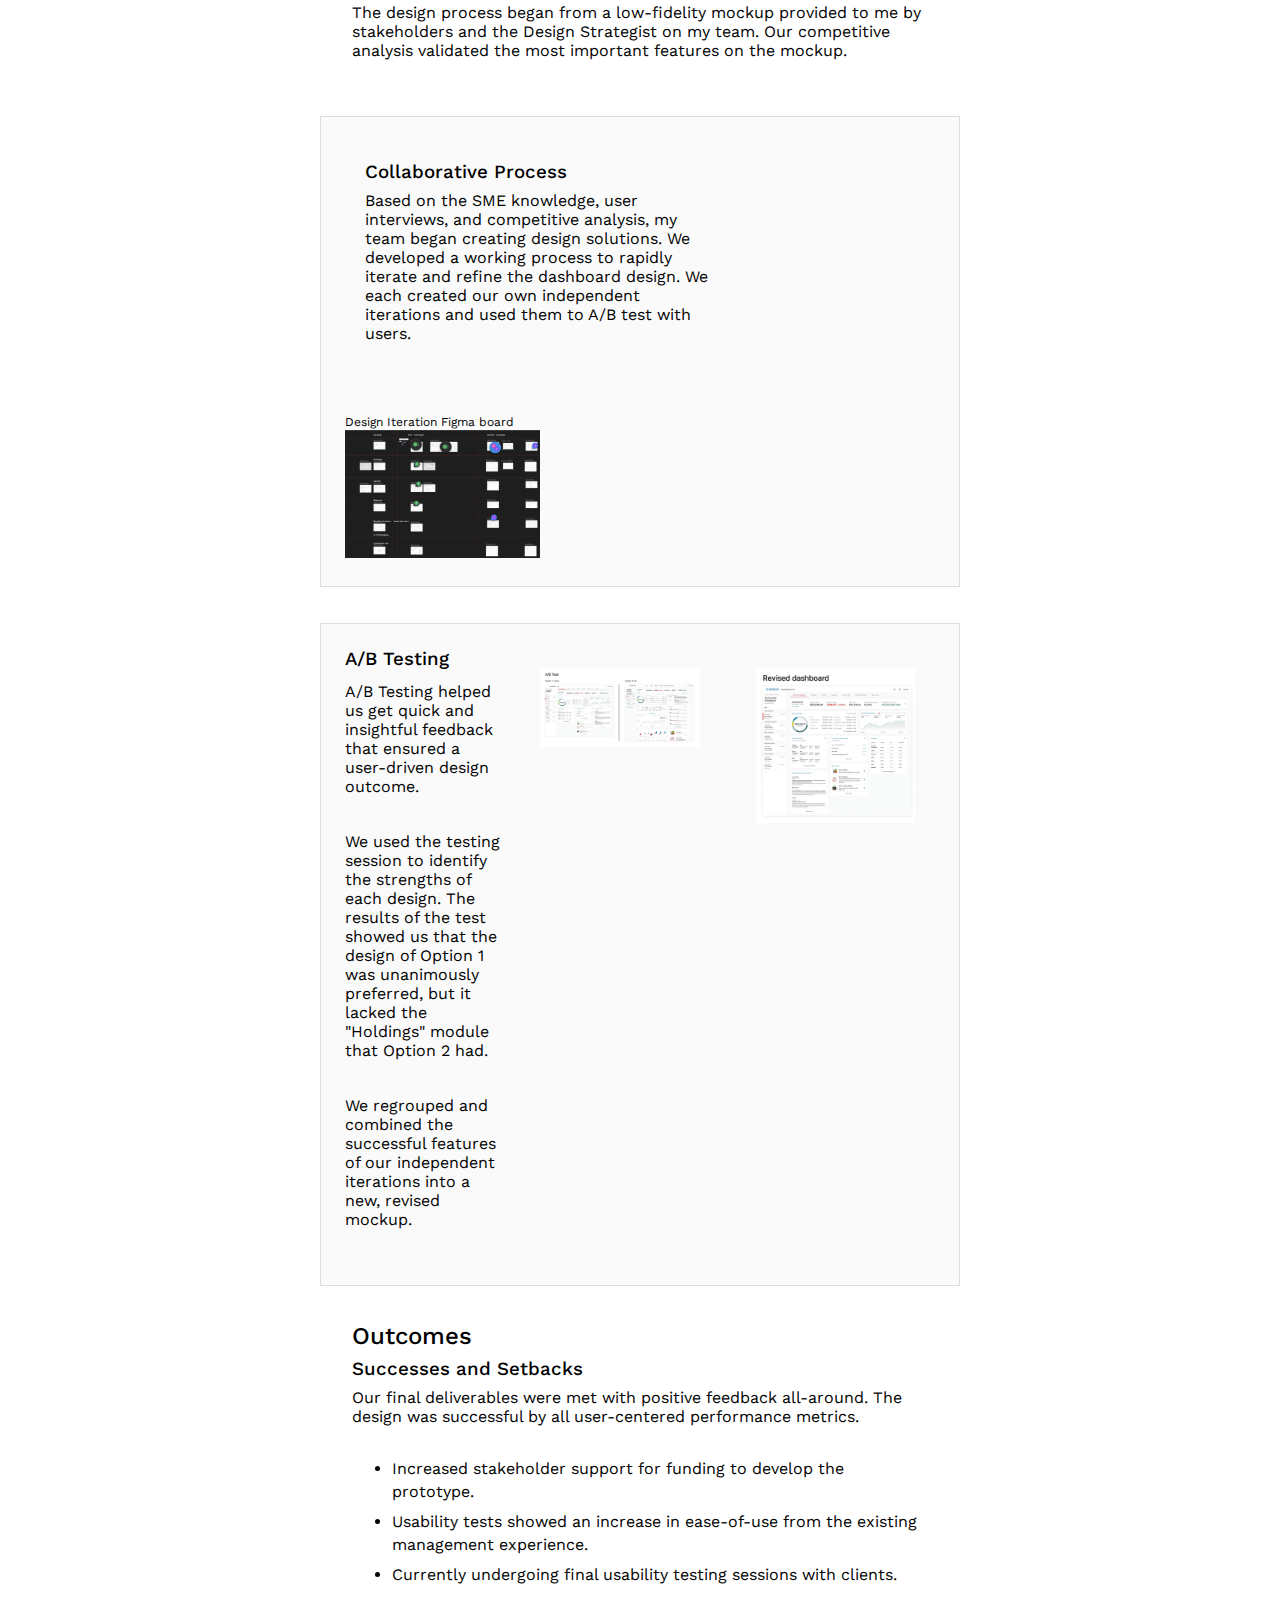
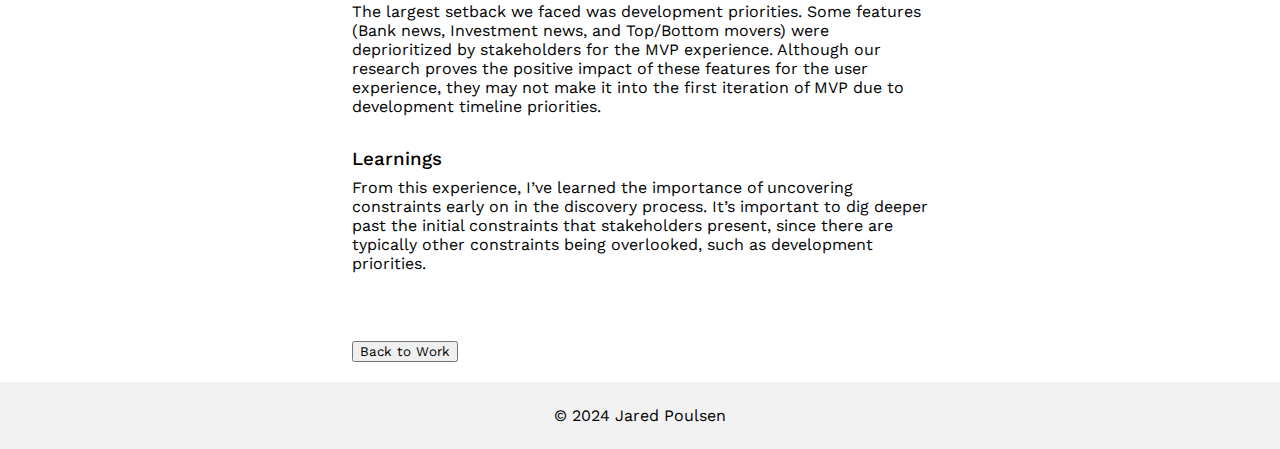
<file: wealthmanagement.html>
<!DOCTYPE html>
<html lang="en">
<head>
    <meta charset="UTF-8">
    <meta name="viewport" content="width=device-width, initial-scale=1.0">   

    <title>Wealth Management</title>
    <link rel="stylesheet" href="https://cdnjs.cloudflare.com/ajax/libs/font-awesome/6.4.2/css/all.min.css">
    <link rel="stylesheet" href="style.css">
</head>
<body>
    <nav>
        <div class="nav-container">
            <div class="logo">
                <a href='index.html'><h3 style="margin:0">Jared Poulsen 👾</h3></a>
            </div>
            <div class="hamburger" onclick="toggleMenu()">
                <i id="menu-icon" class="fa-solid fa-bars fa-lg"></i>
            </div>
            <ul class="nav-links">
                <a href="index.html">
                    <li>Home</li>
                </a>
                <a href="passion-projects.html">
                    <li>Passion Projects</li>
                </a>
                <a href="about.html">
                    <li>About</li>
                </a>
            </ul>
        </div>
    </nav>
    

    <main>
        <header>
            <h4 class="margintop36 marginbottom0">Case Study</h4>
            <h1 class="margin0">Wealth Management Dashboard</h1>
        </header>

        <img class="projectImage" src="images/64e7e0d7d131c5edd1d5656d_dashboard_homepage_mockup_v1.jpg" alt="Wealth Management Portal">

        <div class="container1000">
            <div class="flexrow" style="flex-direction: column; align-items: center;">
                <div class="flexrowChild">
                    <h2 style="text-align: center;margin: 0;">How might we design a Wealth Management experience that allows WM Advisors and their clients to better monitor portfolio health and account details?</h2>
                </div>
                <div class="flexrowChild" style="align-items: center;">
                    <div>
                        <strong>Role</strong>
                        <span>Product Designer</span>
                    </div>
                    <div>
                        <strong>Team</strong>
                        <span>I.L. - Design Strategist</span>
                    </div>
                </div>
            </div>
        </div>
        <div class="container1000">
            <h2 class="margintop36">Background Context</h2>
            <p>The bank faces a significant challenge in providing Wealth Management Advisors with efficient and accessible tools to monitor their clients’ portfolio health and account details. The absence of such tools has created a gap in the bank’s service offering, impacting the quality of relationship between advisors and their clients. Consequently, there is an increasing need for the bank to implement effective solutions that enable WM clients to monitor and manage their accounts more efficiently in a user-friendly way.
            </p>
            <h2 class="margintop36">The Problem</h2>
            <h3>WM Advisors and their clients lack a digital experience that allows them to easily and efficiently monitor and manage their Wealth accounts.
            </h3>
            <div>
                <strong>My Role</strong>
                <p>I worked on this project as the lead Product Designer alongside a UX Strategist. My responsibility was to conduct discovery research, identify opportunity areas, and design a prototype experience based on our findings.</p>
            </div>
            <div>
                <strong>Target Users</strong>
                <p>The target users are Wealth Management Advisors and their Private Banking clients. Private Banking clients are those who have a minimum of $1M in investible assets. They are considered premium clients, and have different touchpoints (and subsequent user needs) with the bank than a typical relationship client.
                </p>
            </div>
            <div>
                <strong>Project Constraints</strong>
                <p>1 month timeframe</p>
            </div>
            <h2 class="margintop36">Product Goals</h2>
            <h3>Improve Wealth Management experience for Advisors and clients.</h3>
            <strong>Design Goals</strong>
            <ul>
                <li>Understand current industry best practices.</li>
                <li>Understand current user needs.</li>
                <li>Determine a design direction that improves the Wealth Management UX for Relationship Managers.</li>
            </ul>
            <strong>Business Goals</strong>
            <ul>
                <li>Receive internal funding to develop WM Advisor dashboard</li>
                <li>Increase online engagement with WM client base for KPB accounts</li>
                <li>Client retention & relationship quality</li>
            </ul>
            <strong>My Success Metrics</strong>
            <ul>
                <li>Usability testing results</li>
                <li>Stakeholder support for funding efforts</li>
            </ul>
            <h2 class="margintop36">Solutions</h2>
            <strong>Meeting User Needs</strong>
            <p>The following solution was developed through an iterative design process informed by competitive analysis, user interviews, SME interviews, and A/B testing.</p>
        </div>
        <!-- Solutions Image -->
        <img class="outline margintop36" src="images/64e7e0d882ef56d5a9f217a0_dashboard_homepage_v1.jpg">
        <!-- Solutions -->
        <div class="flexrow">
            <div class="flexrowChild">
                <div>
                    <h3>Account Overview Bar</h3>
                    <p>The Account Overview bar summarizes the most important at-a-glance information and anchors to the top of the user's dashboard.</p>
                </div>
                <div class="flexcolumn">
                    <span class="textsmall">Account Overview Bar</span>
                    <img src="images/64e7c36ea52df1a4f9c4196a_account overview.jpg">
                </div>
            </div>
            <div class="flexrowChild">
                <div >
                    <h3>Asset Allocation Panel</h3>
                    <p>This panel helps visualize the asset mix of the client's account.</p>
                </div>
                <div class="flexcolumn">
                    <span class="textsmall">Asset Allocation panel</span>
                    <img src="images/64e7c36d8129e09ffa4de917_Asset Allocation.jpg">
                </div>
            </div>
        </div>

        <div class="flexrow">
            <div class="flexrowChild">
                <div>
                    <h3>Portfolio Performance Panel</h3>
                    <p>This panel helps the user see account performance over different time periods.</p>
                </div>
                <div class="flexcolumn">
                    <span class="textsmall">Portfolio Performance Panel</span>
                    <img src="images/64e7c36d71e15bb4a6251736_Portfolio Performance.jpg">
                </div>
            </div>
            <div class="flexrowChild">
                <div>
                    <h3>Recent Activities</h3>
                    <p>This panel helps the user see most recent account transactions.</p>
                </div>
                <div class="flexcolumn">
                    <span class="textsmall">Recent Activities Panel</span>
                    <img src="images/64e7c4da35a0025765d316fa_Recent Activities(1).jpg">
                </div>
            </div>
            <div class="flexrowChild">
                <div>
                    <h3>Performance Benchmarks</h3>
                    <p>This panel helps the user understand the performance of their portfolio in the context of benchmark return indexes.</p>
                </div>
                <div class="flexcolumn">
                    <span class="textsmall">Performance Benchmarks Panel</span>
                    <img src="images/64e7c546d061e4f25c09b4d7_Performance Return(1).jpg">
                </div>
            </div>
        </div>
         

        <div class="flexrow">
            <div class="flexrowChild">
                <h3>Holdings</h3>
                <p>This panel displays the client's top investment holdings as well as individual holding performance.</p>
                <span class="textsmall">Holdings Panel</span>
                <img src="images/64e7c545a52df1a4f9c64f68_Recent Activities-1.jpg">
            </div>
            <div class="flexrowChild" style="flex: 2">
                <h3>News</h3>
                <p>Based on research findings, we realized that users prefer to have contextual information to understand what may be causing performance changes. A news panel provides that context and helps the data make more sense.</p>
                <p>We also added a module for news within the user's bank. This helps the user stay updated with any new changes to their Wealth Management experience.</p>
                <span class="textsmall">News Panels</span>
                <div class="subFlexrow">
                    <img class="flexrowChild2" src="images/64e7c36e011129a0cab3af2a_Frame 5947.jpg">
                    <img class="flexrowChild2" src="images/64e7e2fdf5e285aef8675585_Frame 5943 (1).jpg">
                </div>
            </div>
        </div>


        
        <div class="container1000">
            <h2 class="margintop36">Research Process</h2>
            <p>To ensure that our design decisions were user-driven, my team and I conducted research to better understand current pain points, industry trends, opportunity areas, and validate assumptions.</p>
            <span>My research steps consisted of:</span>
            <ul>
                <li>SME Interviews</li>
                <li>Competitive Analysis</li>
                <li>User Interviews with WM Advisors</li>
            </ul>
        </div>
   
        <div class="flexrow margintop24">
            <div class="flexrowChild">
                <h3>SME and User Interviews</h3>
                <strong>Opportunities</strong>
                <ul>
                    <li>Opportunity to enhance customer satisfaction, improve efficiency, improve risk management, and create a competitive advantage</li>
                </ul>
                <strong>Current Pain Points</strong>
                <ul>
                    <li>Lack of client awareness to know where to go to complete goals</li>
                    <li>Current wealth management experience requires training to use and is not user friendly</li>
                    <li>Clients are not tech-savvy</li>
                    <li>Clients need to use multiple different websites to manage their account</li>
                </ul>
            </div>
            <div class="flexrowChild padding16">
                <img class="outline"src="images/64e7cf3a35a0025765e03fe2_user-interviews.png">
            </div>
        </div>
        <div class="flexrow margintop24">
            <div class="flexrowChild">
                <h3>Competitive Analysis</h3>
                <strong>Learnings</strong>
                <ul>
                    <li>The use of pie charts to represent asset allocation above-the-fold is prevalent in more than half of the products.</li>
                    <li>A modular tile system is widely adopted by around three-fourths of the products to organize different data points on the page.</li>
                    <li>The default color theme in the majority of products leans towards a light mode theme.</li>
                    <li>A notable trend is the utilization of line charts above-the-fold to illustrate account performance, which is observed in almost half of the products.</li>
                </ul>
                <strong>Opportunities</strong>
                <ul>
                    <li>Validated design assumptions:
                        <ol>
                            <li>Performance benchmark module</li>
                            <li>Customizable interface</li>
                            <li>Use of dashboard modules pulling from different data points of the account.</li>
                        </ol>
                    <li>“News” and “Education” modules help educate and provide context to users.</li>
                    <li>Insights such as “Probability of Success” or “Projected Retirement Age” would help users better understand the data.</li>
                </ul>
            </div>
            <div class="flexrowChild padding16">
                <div class="subFlexrow">
                    <img class="flexrowChild2 outline" src="images/64e7cfe5c7788d065211f241_Screenshot 2023-08-24 174637-p-500.png">
                    <img class="flexrowChild2 outline" src="images/64e7cfe546eef5b331106c5e_Screenshot 2023-08-24 174658.png">
                </div>

            </div>
        </div>
        <div class="container1000">
            <h2 class="margintop36">Design Process</h2>
            <p>The design process began from a low-fidelity mockup provided to me by stakeholders and the Design Strategist on my team. Our competitive analysis validated the most important features on the mockup.</p>
        </div>
        <div class="flexrow margintop24">
            <div class="padding16" style="max-width: 60%;">
                <h3>Collaborative Process</h3>
                <p>Based on the SME knowledge, user interviews, and competitive analysis, my team began creating design solutions. We developed a working process to rapidly iterate and refine the dashboard design. We each created our own independent iterations and used them to A/B test with users.</p>
            </div>
            <div class="w33 adding16">
                <span class="textsmall">Design Iteration Figma board</span>
                <img src="images/64e7d5aa03822c93f3483637_Screenshot 2023-08-24 181032.png">
            </div>
        </div>
        <div class="flexrow margintop36">
            <div class="flexrowChild">
                <h3>A/B Testing</h3>
                <p>A/B Testing helped us get quick and insightful feedback that ensured a user-driven design outcome.</p>
                <p>We used the testing session to identify the strengths of each design. The results of the test showed us that the design of Option 1 was unanimously preferred, but it lacked the "Holdings" module that Option 2 had.</p>
                <p>We regrouped and combined the successful features of our independent iterations into a new, revised mockup.</p>
            </div>
            <div class="flexrowChild padding16">
                <img src="images/64e8216361d56e6b3e404526_Group 6018 (1)-p-1600.jpg">
            </div>
            <div class="flexrowChild padding16">
                <img src="images/64e7d4706943ac1087187395_Group 6017-p-1600.jpg">
            </div>
        </div>
        <div class="container1000">
            <h2 class="margintop36">Outcomes</h2>
            <h3>Successes and Setbacks</h3>
            <p>Our final deliverables were met with positive feedback all-around. The design was successful by all user-centered performance metrics.</p>
            <ul>
                <li>Increased stakeholder support for funding to develop the prototype.</li>
                <li>Usability tests showed an increase in ease-of-use from the existing management experience.</li>
                <li>Currently undergoing final usability testing sessions with clients.</li>
            </ul>
            <p>The largest setback we faced was development priorities. Some features (Bank news, Investment news, and Top/Bottom movers) were deprioritized by stakeholders for the MVP experience. Although our research proves the positive impact of these features for the user experience, they may not make it into the first iteration of MVP due to development timeline priorities.</p>
            <h3>Learnings</h3>
            <p>From this experience, I’ve learned the importance of uncovering constraints early on in the discovery process. It’s important to dig deeper past the initial constraints that stakeholders present, since there are typically other constraints being overlooked, such as development priorities.</p>
            <button class="margintop36">Back to Work</button>
        </div>
    </main>

    <footer>
        <p style="margin:0">&copy; 2024 Jared Poulsen</p>
    </footer>

    <script>
        function scrollToSection(sectionId) {
            var section = document.getElementById(sectionId);
            section.scrollIntoView({ behavior: 'smooth'   
 });

        }

    </script>
    
    <script>
        function toggleMenu() {
            const navLinks = document.querySelector('.nav-links');
            navLinks.classList.toggle('show');
        
        // Toggle icon classes
        const menuIcon = document.getElementById('menu-icon');
        menuIcon.classList.toggle('fa-bars');
        menuIcon.classList.toggle('fa-xmark');
        menuIcon.classList.toggle('fa-xl'); // If you want to toggle the size as well
        }
        </script>

</body>
</html>
</file>
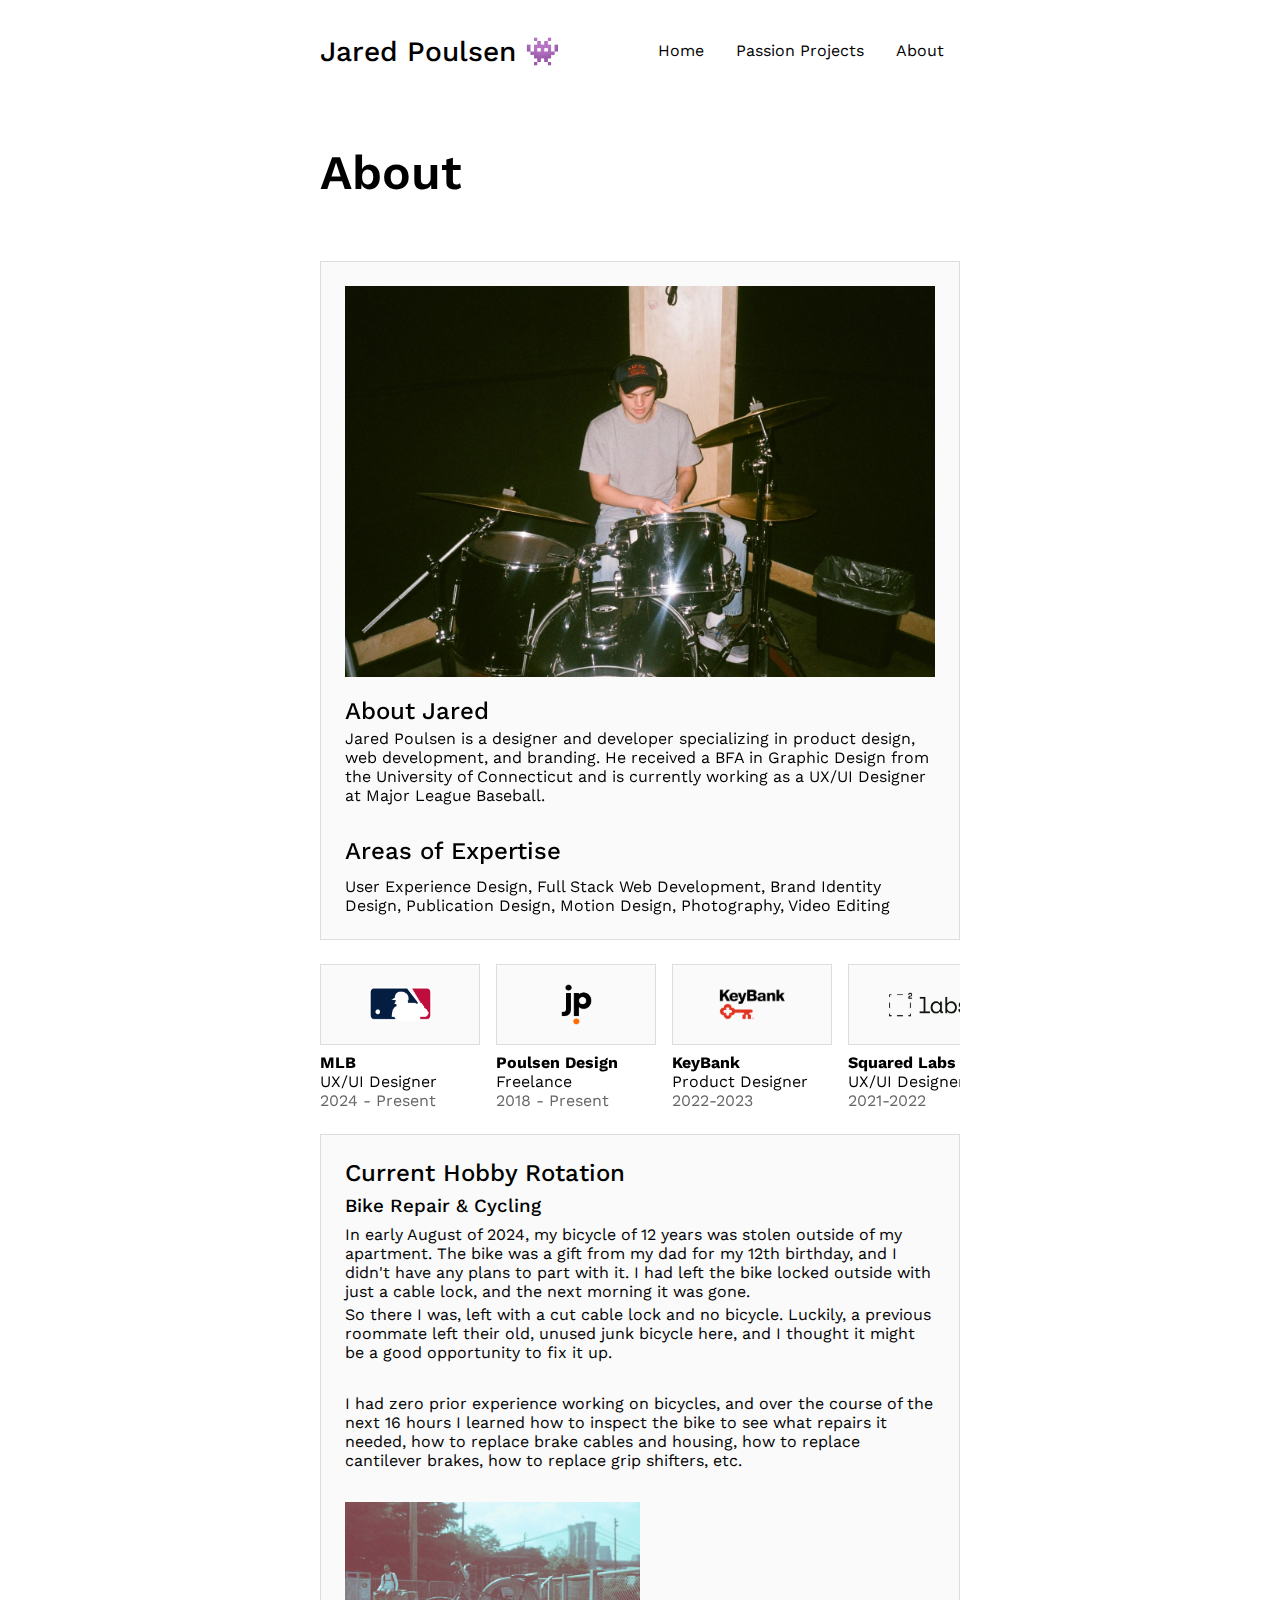
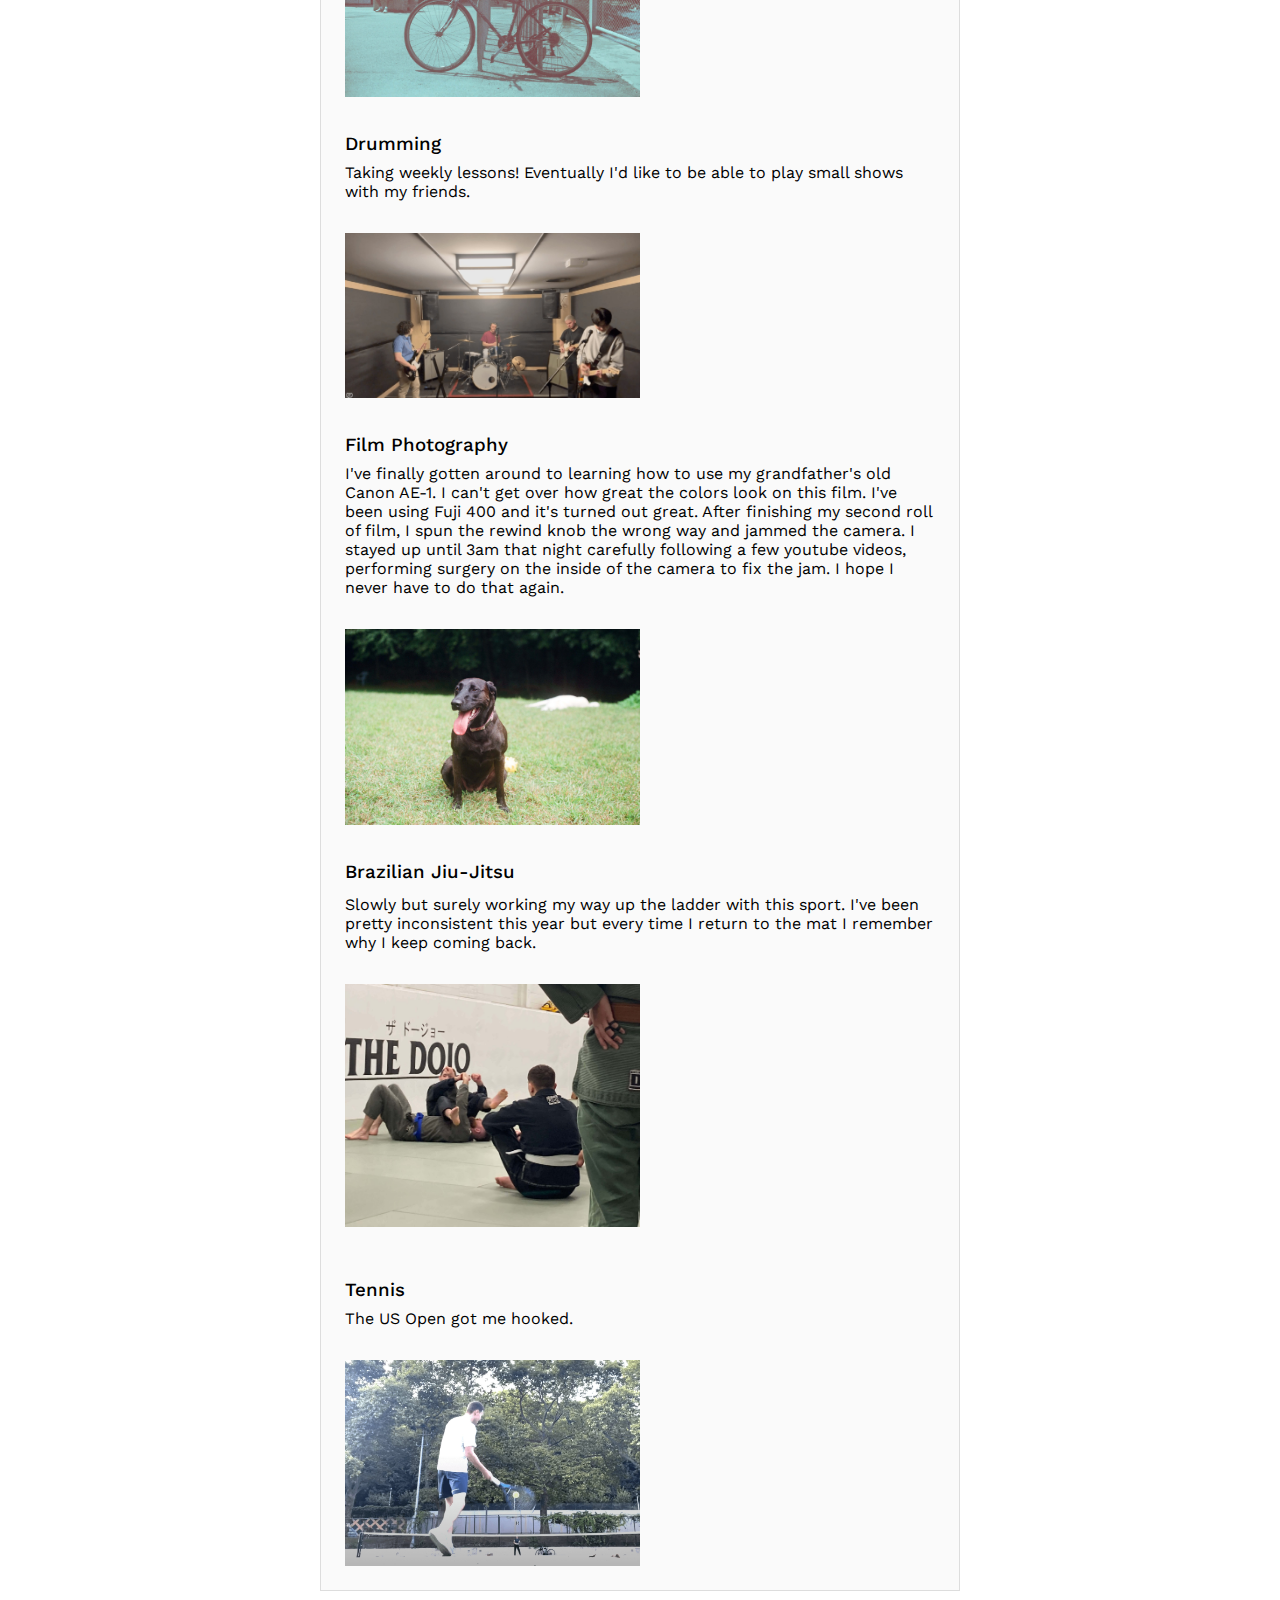
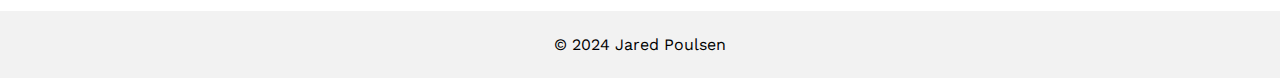
<file: poulsendesign.com/about.html>
<!DOCTYPE html>
<html lang="en">

<head>
    <meta charset="UTF-8">
    <meta name="viewport" content="width=device-width, initial-scale=1.0">  

    <title>Lincus</title>
    <link rel="stylesheet" href="https://cdnjs.cloudflare.com/ajax/libs/font-awesome/6.4.2/css/all.min.css">
    <link rel="stylesheet" href="style.css">
</head>

<body>

    <nav>
        <div class="nav-container">
            <div class="logo">
                <a href='index.html'><h3 style="margin:0">Jared Poulsen 👾</h3></a>
            </div>
            <div class="hamburger" onclick="toggleMenu()">
                <i id="menu-icon" class="fa-solid fa-bars fa-lg"></i>
            </div>
            <ul class="nav-links">
                <a href="index.html">
                    <li>Home</li>
                </a>
                <a href="passion-projects.html">
                    <li>Passion Projects</li>
                </a>
                <a href="about.html">
                    <li>About</li>
                </a>
            </ul>
        </div>
    </nav>


    <main>
        <header>
            <div class=container1000>
            <h1 class="margin0">About</h1>
            
            
            

        </header>



        
        
        <div class="flexrow">
            <div class="">
                <img src="images/IMG_5327 (2).jpeg">
            </div>
            <div class="flexrowChild">
                <h2 style="margin:0px;">About Jared</h2>
                <p style="">Jared Poulsen is a designer and developer specializing in product design, web development, and branding. He received a BFA in Graphic Design from the University of Connecticut and is currently working as a UX/UI Designer at Major League Baseball.</p>       <h2>Areas of Expertise</h2>
                <div>
                    <p style="margin-bottom: 0px;">User Experience Design, Full Stack Web Development, Brand Identity Design, Publication Design, Motion Design, Photography, Video Editing</p>
                </div>
            </div>
        </div>


        <div class="flexrow-plain" style="width: 100%; overflow-x: auto; white-space: nowrap;">
            <div class="company-card">
                <div class=company-img-container><img style="width:50%" src="images/mlb-logo-0.png"></div>
                <strong>MLB</strong>
                <span>UX/UI Designer</span><span style=color:#666666;>2024 - Present</span>
            </div>
            <div class="company-card">
                <div class=company-img-container><img style="width:50%" src="images/Frame 1.png"></div>
                <strong>Poulsen Design</strong>
                <span>Freelance</span><span style=color:#666666;>2018 - Present</span>
            </div>
            <div class="company-card">
                <div class=company-img-container><img style="width:50%" src="images/2947.png"></div>
                <strong>KeyBank</strong>
                <span>Product Designer</span><span style=color:#666666;>2022-2023</span>
            </div>
            <div class="company-card">
                <div class=company-img-container><img style="width:50%;mix-blend-mode: multiply;"
                        src="images/Image_Editor.png"></div>
                <strong>Squared Labs</strong>
                <span>UX/UI Designer</span><span style=color:#666666;>2021-2022</span>
            </div>
            <div class="company-card">
                <div class=company-img-container><img style="width:50%;mix-blend-mode: multiply;"
                        src="images/Image_Editor copy.png"></div>
                <strong>Taylor Design</strong>
                <span>Design Intern</span><span style=color:#666666;>2021</span>
            </div>

        </div>

        <div class="flexrow">
            <!-- <div class="">
                <img src="images/IMG_5327 (2).jpeg">
            </div> -->
            <div class="flexrowChild">
                <h2>Current Hobby Rotation</h2>
                <div>
                    <h3>Bike Repair & Cycling</h3>
                    <p style="margin-bottom: 0px;">In early August of 2024, my bicycle of 12 years was stolen outside of my apartment. The bike was a gift from my dad for my 12th birthday, and I didn't have any plans to part with it. I had left the bike locked outside with just a cable lock, and the next morning it was gone.</p><p>So there I was, left with a cut cable lock and no bicycle. Luckily, a previous roommate left their old, unused junk bicycle here, and I thought it might be a good opportunity to fix it up.</p><p>I had zero prior experience working on bicycles, and over the course of the next 16 hours I learned how to inspect the bike to see what repairs it needed, how to replace brake cables and housing, how to replace cantilever brakes, how to replace grip shifters, etc.</p>
                    <div class="subFlexrow">
                        <img src="images/trek720 .jpg">
                    </div>
                </div>
                <div>
                    <h3 style="margin-top:36px;">Drumming</h3>
                    <p>Taking weekly lessons! Eventually I'd like to be able to play small shows with my friends.</p>
                    <div class="subFlexrow">
                        <img src="images/Screenshot 2024-09-14 at 2.22.53 PM.jpg">
                    </div>

                    </div>
                <div>
                    <h3 style="margin-top:36px;">Film Photography</h3>
                    <p>I've finally gotten around to learning how to use my grandfather's old Canon AE-1. I can't get over how great the colors look on this film. I've been using Fuji 400 and it's turned out great. After finishing my second roll of film, I spun the rewind knob the wrong way and jammed the camera. I stayed up until 3am that night carefully following a few youtube videos, performing surgery on the inside of the camera to fix the jam. I hope I never have to do that again.</p>
                    <div class="subFlexrow">
                        <img src="images/000000970020 (1).jpg">
                    </div>
                </div>
                <div></div>
                    <h3 style="margin-top:36px;">Brazilian Jiu-Jitsu</h3>
                    <p>Slowly but surely working my way up the ladder with this sport. I've been pretty inconsistent this year but every time I return to the mat I remember why I keep coming back.</p>
                    <div class="subFlexrow">
                        <img src="images/IMG_8432 (1) (1).jpeg">
                    </div>
                </div>
                <div>
                    <h3 style="margin-top:36px;">Tennis</h3>
                    <p>The US Open got me hooked.</p>
                    <div class="subFlexrow">
                        <img src="images/Screenshot 2024-09-14 at 2.26.04 PM.jpg">
                    </div>
                </div>
            </div>
            </div>
        </div>

    </main>

    <footer>
        <p style="margin:0">&copy; 2024 Jared Poulsen</p>
    </footer>

    <script>
        function scrollToSection(sectionId) {
            var section = document.getElementById(sectionId);
            section.scrollIntoView({
                behavior: 'smooth'
            });

        }

    </script>

    <script>
        function toggleMenu() {
            const navLinks = document.querySelector('.nav-links');
            navLinks.classList.toggle('show');

            // Toggle icon classes
            const menuIcon = document.getElementById('menu-icon');
            menuIcon.classList.toggle('fa-bars');
            menuIcon.classList.toggle('fa-xmark');
            menuIcon.classList.toggle('fa-xl'); // If you want to toggle the size as well
        }
    </script>

</body>

</html>
</file>
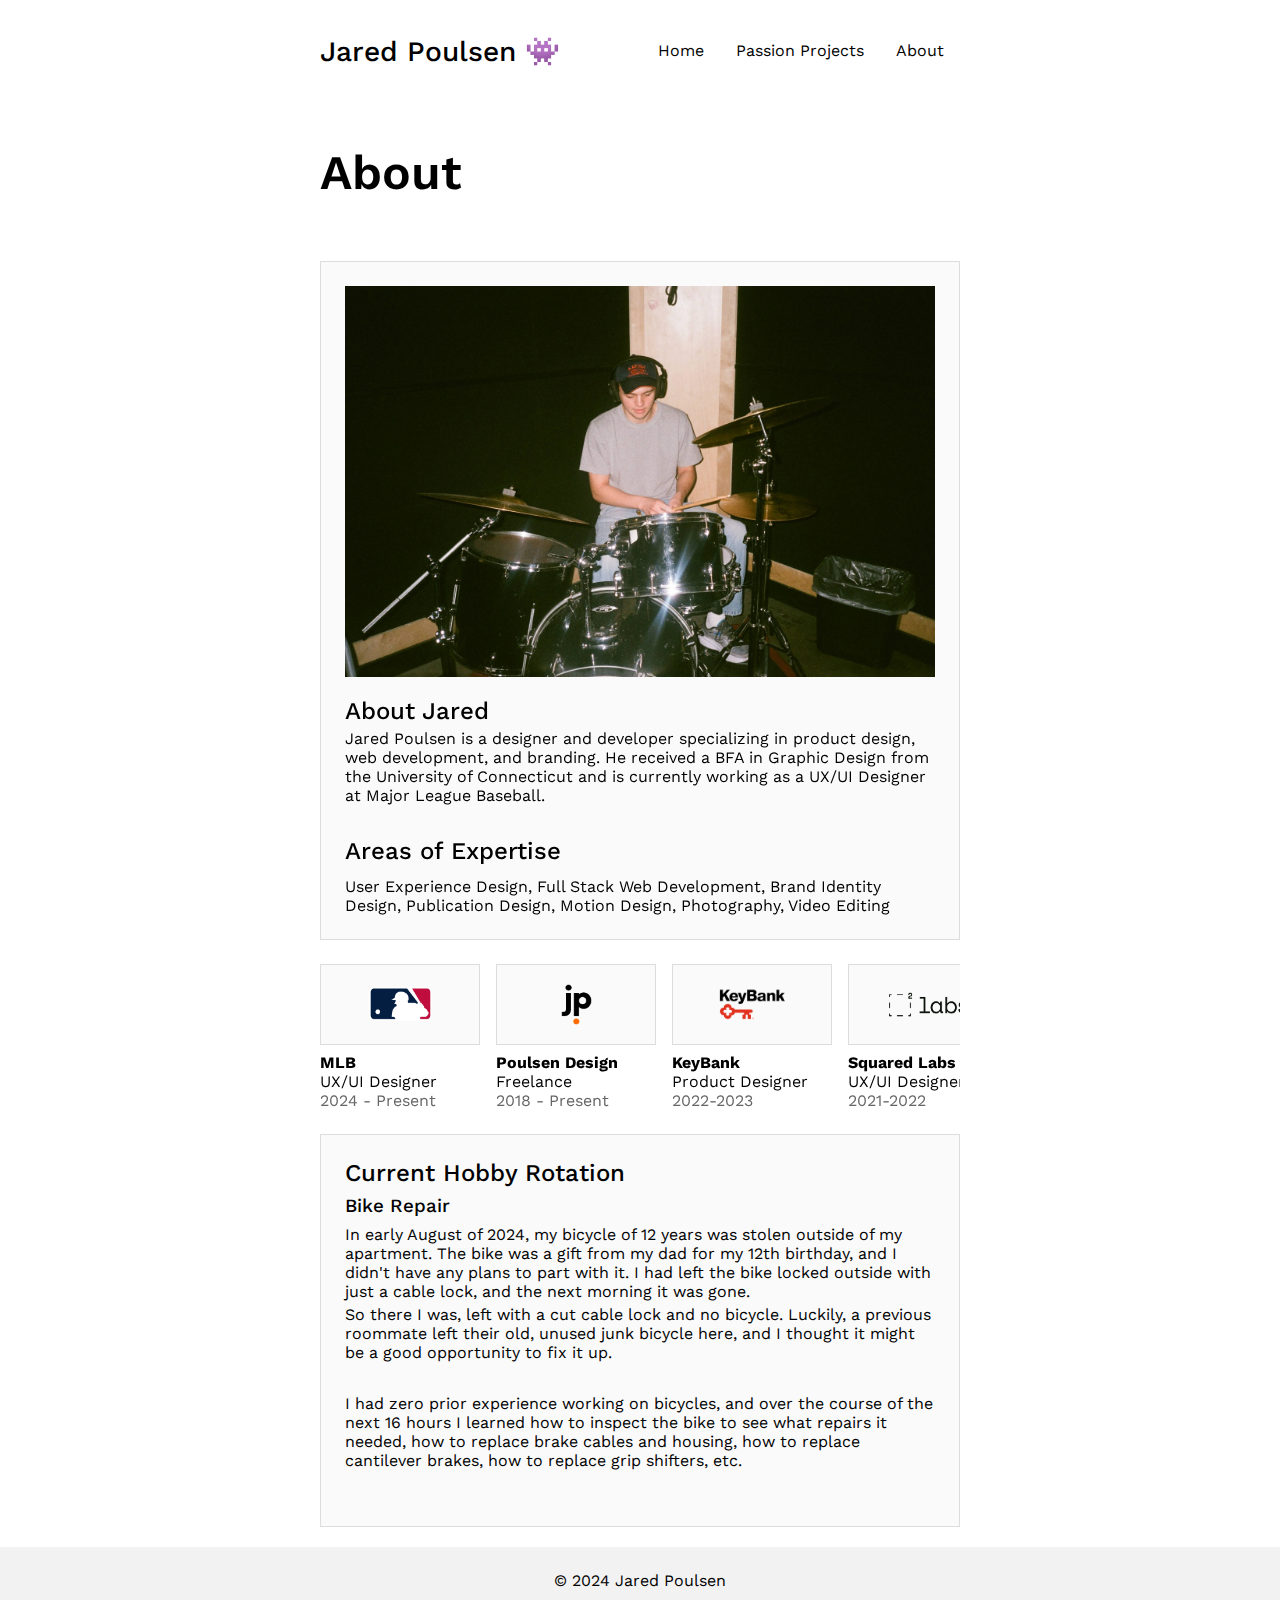
<file: poulsendesign.com/bikerepair.html>
<!DOCTYPE html>
<html lang="en">

<head>
    <meta charset="UTF-8">
    <meta name="viewport" content="width=device-width, initial-scale=1.0">  

    <title>Lincus</title>
    <link rel="stylesheet" href="https://cdnjs.cloudflare.com/ajax/libs/font-awesome/6.4.2/css/all.min.css">
    <link rel="stylesheet" href="style.css">
</head>

<body>

    <nav>
        <div class="nav-container">
            <div class="logo">
                <a href='index.html'><h3 style="margin:0">Jared Poulsen 👾</h3></a>
            </div>
            <div class="hamburger" onclick="toggleMenu()">
                <i id="menu-icon" class="fa-solid fa-bars fa-lg"></i>
            </div>
            <ul class="nav-links">
                <a href="index.html">
                    <li>Home</li>
                </a>
                <a href="passion-projects.html">
                    <li>Passion Projects</li>
                </a>
                <a href="about.html">
                    <li>About</li>
                </a>
            </ul>
        </div>
    </nav>


    <main>
        <header>
            <div class=container1000>
            <h1 class="margin0">About</h1>
            
            
            

        </header>



        
        
        <div class="flexrow">
            <div class="">
                <img src="images/IMG_5327 (2).jpeg">
            </div>
            <div class="flexrowChild">
                <h2 style="margin:0px;">About Jared</h2>
                <p style="">Jared Poulsen is a designer and developer specializing in product design, web development, and branding. He received a BFA in Graphic Design from the University of Connecticut and is currently working as a UX/UI Designer at Major League Baseball.</p>       <h2>Areas of Expertise</h2>
                <div>
                    <p style="margin-bottom: 0px;">User Experience Design, Full Stack Web Development, Brand Identity Design, Publication Design, Motion Design, Photography, Video Editing</p>
                </div>
            </div>
        </div>


        <div class="flexrow-plain" style="width: 100%; overflow-x: auto; white-space: nowrap;">
            <div class="company-card">
                <div class=company-img-container><img style="width:50%" src="images/mlb-logo-0.png"></div>
                <strong>MLB</strong>
                <span>UX/UI Designer</span><span style=color:#666666;>2024 - Present</span>
            </div>
            <div class="company-card">
                <div class=company-img-container><img style="width:50%" src="images/Frame 1.png"></div>
                <strong>Poulsen Design</strong>
                <span>Freelance</span><span style=color:#666666;>2018 - Present</span>
            </div>
            <div class="company-card">
                <div class=company-img-container><img style="width:50%" src="images/2947.png"></div>
                <strong>KeyBank</strong>
                <span>Product Designer</span><span style=color:#666666;>2022-2023</span>
            </div>
            <div class="company-card">
                <div class=company-img-container><img style="width:50%;mix-blend-mode: multiply;"
                        src="images/Image_Editor.png"></div>
                <strong>Squared Labs</strong>
                <span>UX/UI Designer</span><span style=color:#666666;>2021-2022</span>
            </div>
            <div class="company-card">
                <div class=company-img-container><img style="width:50%;mix-blend-mode: multiply;"
                        src="images/Image_Editor copy.png"></div>
                <strong>Taylor Design</strong>
                <span>Design Intern</span><span style=color:#666666;>2021</span>
            </div>

        </div>

        <div class="flexrow">
            <!-- <div class="">
                <img src="images/IMG_5327 (2).jpeg">
            </div> -->
            <div class="flexrowChild">
                <h2>Current Hobby Rotation</h2>
                <div>
                    <h3>Bike Repair</h3>
                    <p style="margin-bottom: 0px;">In early August of 2024, my bicycle of 12 years was stolen outside of my apartment. The bike was a gift from my dad for my 12th birthday, and I didn't have any plans to part with it. I had left the bike locked outside with just a cable lock, and the next morning it was gone.</p><p>So there I was, left with a cut cable lock and no bicycle. Luckily, a previous roommate left their old, unused junk bicycle here, and I thought it might be a good opportunity to fix it up.</p><p>I had zero prior experience working on bicycles, and over the course of the next 16 hours I learned how to inspect the bike to see what repairs it needed, how to replace brake cables and housing, how to replace cantilever brakes, how to replace grip shifters, etc.</p>
                </div>
            </div>
        </div>

    </main>

    <footer>
        <p style="margin:0">&copy; 2024 Jared Poulsen</p>
    </footer>

    <script>
        function scrollToSection(sectionId) {
            var section = document.getElementById(sectionId);
            section.scrollIntoView({
                behavior: 'smooth'
            });

        }

    </script>

    <script>
        function toggleMenu() {
            const navLinks = document.querySelector('.nav-links');
            navLinks.classList.toggle('show');

            // Toggle icon classes
            const menuIcon = document.getElementById('menu-icon');
            menuIcon.classList.toggle('fa-bars');
            menuIcon.classList.toggle('fa-xmark');
            menuIcon.classList.toggle('fa-xl'); // If you want to toggle the size as well
        }
    </script>

</body>

</html>
</file>
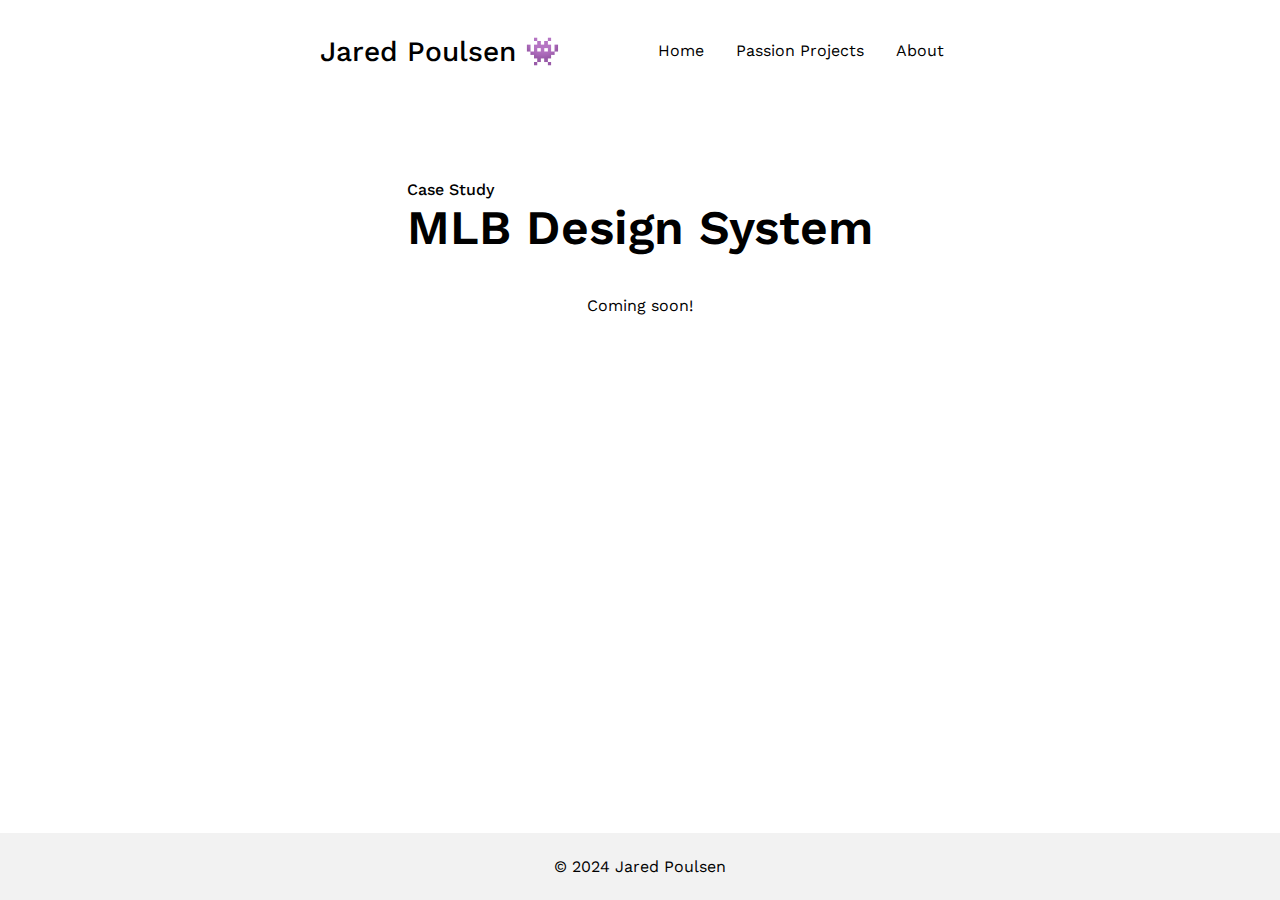
<file: poulsendesign.com/mlb.html>
<!DOCTYPE html>
<html lang="en">

<head>
    <meta charset="UTF-8">
    <meta name="viewport" content="width=device-width, initial-scale=1.0">  

    <title>Lincus</title>
    <link rel="stylesheet" href="https://cdnjs.cloudflare.com/ajax/libs/font-awesome/6.4.2/css/all.min.css">
    <link rel="stylesheet" href="style.css">
</head>

<body>

    <nav>
        <div class="nav-container">
            <div class="logo">
                <a href='index.html'><h3 style="margin:0">Jared Poulsen 👾</h3></a>
            </div>
            <div class="hamburger" onclick="toggleMenu()">
                <i id="menu-icon" class="fa-solid fa-bars fa-lg"></i>
            </div>
            <ul class="nav-links">
                <a href="index.html">
                    <li>Home</li>
                </a>
                <a href="passion-projects.html">
                    <li>Passion Projects</li>
                </a>
                <a href="about.html">
                    <li>About</li>
                </a>
            </ul>
        </div>
    </nav>

    <main>
        <header>
            <h4 class="margintop36 marginbottom0">Case Study</h4>
            <h1 class="margin0">MLB Design System</h1>
        </header>
        <p>Coming soon!</p>
    </main>

    <footer>
        <p style="margin:0">&copy; 2024 Jared Poulsen</p>
    </footer>
    <script>
        function scrollToSection(sectionId) {
            var section = document.getElementById(sectionId);
            section.scrollIntoView({
                behavior: 'smooth'
            });

        }

    </script>

    <script>
        function toggleMenu() {
            const navLinks = document.querySelector('.nav-links');
            navLinks.classList.toggle('show');

            // Toggle icon classes
            const menuIcon = document.getElementById('menu-icon');
            menuIcon.classList.toggle('fa-bars');
            menuIcon.classList.toggle('fa-xmark');
            menuIcon.classList.toggle('fa-xl'); // If you want to toggle the size as well
        }
    </script>

</body>

</html>
</file>
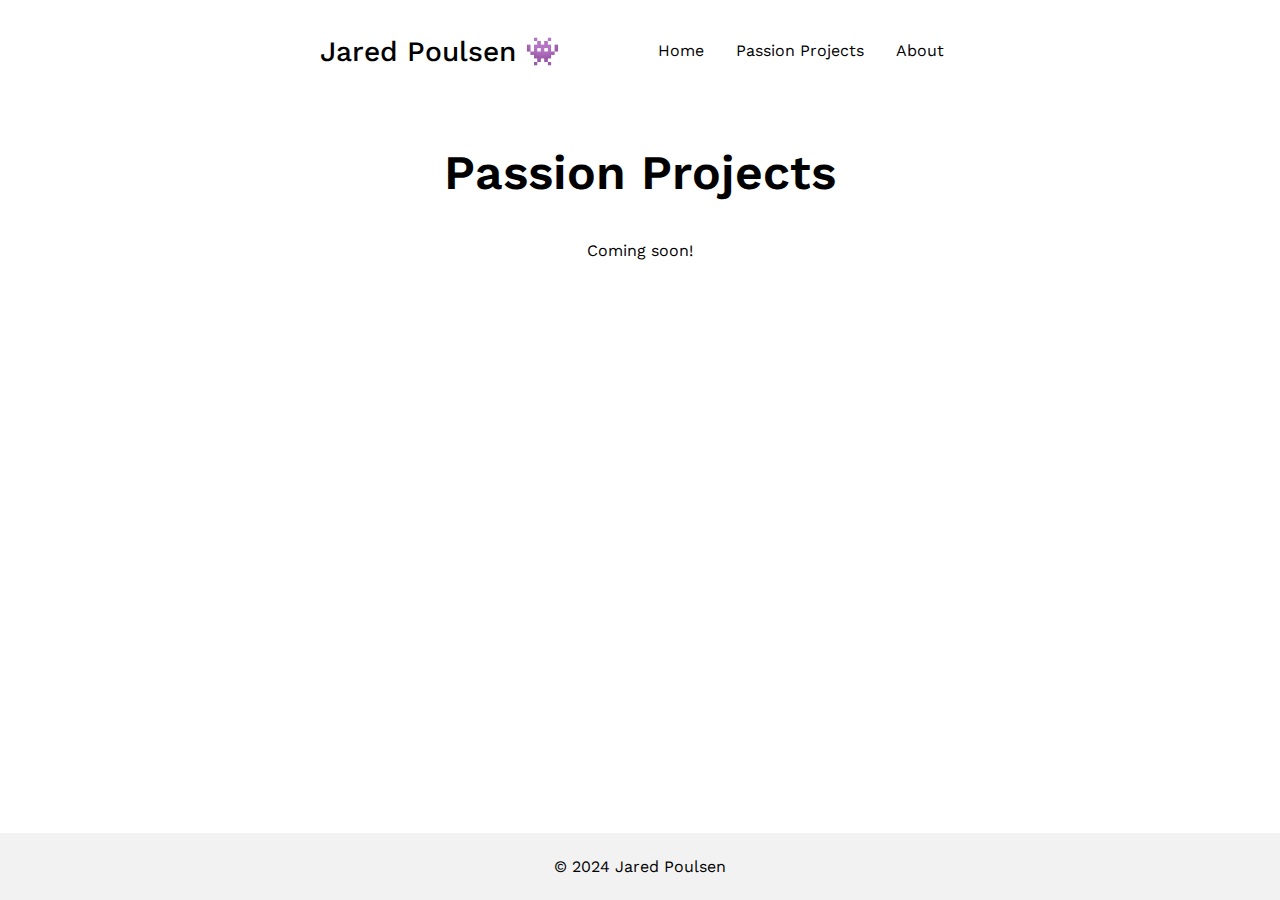
<file: poulsendesign.com/passion-projects.html>
<!DOCTYPE html>
<html lang="en">

<head>
    <meta charset="UTF-8">
    <meta name="viewport" content="width=device-width, initial-scale=1.0">  

    <title>Lincus</title>
    <link rel="stylesheet" href="https://cdnjs.cloudflare.com/ajax/libs/font-awesome/6.4.2/css/all.min.css">
    <link rel="stylesheet" href="style.css">
</head>

<body>

    <nav>
        <div class="nav-container">
            <div class="logo">
                <a href='index.html'><h3 style="margin:0">Jared Poulsen 👾</h3></a>
            </div>
            <div class="hamburger" onclick="toggleMenu()">
                <i id="menu-icon" class="fa-solid fa-bars fa-lg"></i>
            </div>
            <ul class="nav-links">
                <a href="index.html">
                    <li>Home</li>
                </a>
                <a href="passion-projects.html">
                    <li>Passion Projects</li>
                </a>
                <a href="about.html">
                    <li>About</li>
                </a>
            </ul>
        </div>
    </nav>


    <main>
        <header>
            <h1 class="margin0">Passion Projects</h1>
        </header>
        <p>Coming soon!</p>
    </main>

    <footer>
        <p style="margin:0">&copy; 2024 Jared Poulsen</p>
    </footer>

    <script>
        function scrollToSection(sectionId) {
            var section = document.getElementById(sectionId);
            section.scrollIntoView({
                behavior: 'smooth'
            });

        }

    </script>

    <script>
        function toggleMenu() {
            const navLinks = document.querySelector('.nav-links');
            navLinks.classList.toggle('show');

            // Toggle icon classes
            const menuIcon = document.getElementById('menu-icon');
            menuIcon.classList.toggle('fa-bars');
            menuIcon.classList.toggle('fa-xmark');
            menuIcon.classList.toggle('fa-xl'); // If you want to toggle the size as well
        }
    </script>

</body>

</html>
</file>
<file: style.css>
h1 {
    font-size: 48px;
    font-weight: 600;
}

h2,
h3,
h4 {
    font-weight: 500;
    margin-top: 0px;
    margin-bottom: 8px;
}

p {
    margin: 4px 0px 32px 0px;
}

ul {
    line-height: 1.4;
}

@font-face {
    font-family: 'WorkSans';
    src: url('fonts/WorkSans-VariableFont_wght.ttf')
}


* {
    font-family: "WorkSans", sans-serif;
}

body {
    display: flex;
    flex-direction: column;
    justify-content: center;
    align-items: center;
    margin: 0;
    box-sizing: border-box;
    min-height: 100vh;
}

a {
    text-decoration: none;
    color: black;
}

/* Basic Navbar Styling */
/* Basic Navbar Styling */
/* Basic Navbar Styling */
/* Basic Navbar Styling */
nav {
    position: fixed;
    top: 0px;
    width: 100%;
    max-width: 100%;
    display: flex;
    justify-content: center;
    align-items: center;
    padding: 24px 0px 24px 0px;
    background-color: white;
    box-sizing: border-box;
    transition: top 0.5s ease-in-out;
    /* Add the transition here */
    z-index: 900;
}

.nav-container {
    width: 50%;
    max-width: 50%;
    display: flex;
    justify-content: space-between;
    align-items: center;
    padding: 0px;
}

.logo {
    font-size: 1.5rem;
}

.nav-links {
    list-style: none;
    margin: 0;
    padding: 0;
    display: flex;
    /* Display links horizontally */
}

.nav-links li {
    padding: 16px;
    margin: 0px;
    background-color: white;
}

.nav-links a {
    text-decoration: none;

}

/* Hamburger Menu Styling */
.hamburger {
    display: none;
    /* Hide by default */
    cursor: pointer;
    color: white;
    z-index: 99;
}

.bar {
    display: block;
    width: 25px;
    height: 3px;
    margin: 5px auto;
    background-color: #ff2525;
}

.fa-solid {
    display: block;
}

.fa-bars {
    display: block;
    color: #ff2525;
}


.fa-xmark {
    display: block;
    color: #ff2525;
}

#menu-icon {
    transition: all 0.3s ease-in-out;
    /* Adjust duration and easing as needed */
}

/* Basic Navbar Styling */
/* Basic Navbar Styling */
/* Basic Navbar Styling */
/* Basic Navbar Styling */

header {
    width: 100%;
    margin-bottom: 36px;
}


img {
    max-width: 100%;
}

.outline {
    border: 1px solid #dddddd;
}

.logo img {
    width: 100px;
}


main {
    flex-grow: 1;
    margin-top: 105px;
    max-width: 50%;
    padding: 20px;
    display: flex;
    flex-direction: column;
    align-items: center;

}

footer {
    align-self: flex-end;
    position: relative;
    width: 100%;
    text-align: center;
    padding: 24px;
    background-color: #f2f2f2;
    align-items: center;
    box-sizing: border-box;

}

.container1000 {
    width: 90%;
    max-width: 90%;
}

.landing-header {
    align-items: left;
    text-align: left;
    padding: 24px 0 50px 0px;
}

.buttons {
    margin-top: 20px;
}

.buttons button {
    padding: 10px 20px;
    background-color: #fafafa;
    color: #666666;
    border: 1px solid #dddddd;
    cursor: pointer;
}

li {
    margin-bottom: 8px;
}

.project {
    border: 1px solid #ccc;
    padding: 20px;
    margin-bottom: 16px;
    width: 100%;
    display: flex;
    flex-direction: column;
    justify-content: space-between;

}

.project-info {
    margin-top: 16px;
}

.project p {
    margin: 0px;
}

#design {
    display: flex;
    flex-direction: column;
}

#dev {
    display: flex;
    flex-direction: column;
}

.projects-container {
    display: flex;
    flex-direction: row;
    gap: 16px;

}

.projectImage {
    width: 100%;
    height: auto;
}

.flexrow {
    width: 100%;
    max-width: 100%;
    display: flex;
    flex-direction: row;
    justify-content: space-between;
    align-items: flex-start;
    gap: 16px;
    margin-top: 24px;
    flex-wrap: wrap;
    background-color: #fafafa;
    padding: 24px 24px 24px 24px;
    border: 1px solid #dddddd;
    box-sizing: border-box;
}

.flexrow-plain {
    width: 100%;
    max-width: 100%;
    display: flex;
    flex-direction: row;
    justify-content: flex-start;
    align-items: flex-start;
    gap: 16px;
    margin-top: 24px;
    box-sizing: border-box;
}



.company-card {
    min-width: 25%;
    max-width: 25%;
    min-height: 100%;
    display: flex;
    flex-direction: column;
}

.company-card > span { 
    flex-grow: 1; /* Allow this element to grow to fill available space */
}

.company-img-container {
    background-color: #fafafa;
    display: flex;
    justify-content: center;
    align-items: center;
    border: 1px solid #dddddd;
    margin-bottom: 8px;
    min-height: 70px;
}


.flexcolumn {
    display: flex;
    flex-direction: column;
    align-items: flex-start;
    gap: 4px;
}

.w33 {
    width: 33%;
    max-width: 33%;
}

.w40 {
    width: 40%;
    max-width: 40%;
}

.w50 {
    width: 50%;
    max-width: 50%;
}

.w60 {
    width: 60%;
    max-width: 60%;
}

.w100 {
    width: 100%;
    max-width: 100%;
    height: auto;
}

.padding16 {
    padding: 20px;
}

.margintop24 {
    margin-top: 24px;
}

.margintop36 {
    margin-top: 36px;
}

.margintop0 {
    margin-top: 0px;
}

.margin0 {
    margin: 0px;
}

.marginbottom0 {
    margin-bottom: 0;
}

.textsmall {
    font-size: 12px;
}

.flexrowChild {
    flex: 1;
    max-width: 100%;
    display: flex;
    flex-direction: column;
    align-items: flex-start;

}

.subFlexrow {
    display: flex;
    flex-direction: row;
    align-items: flex-start;
    max-width: 100%;
    gap: 10px;
}

.subFlexrow img {
    flex: 1;
    max-width: 50%;
    /* Prevent images from becoming too large */
    height: auto;
}

.nav-hidden {
    top: -105px;
    /* Adjust this value to match your navbar's height */

}

.iframe-container {
    height: calc(100vh - 100px);
    width: 100%;

}

@media (max-width: 1199px) {


    body {
        display: flex;
    }

    /* Basic Navbar Styling */
    /* Basic Navbar Styling */
    /* Basic Navbar Styling */
    /* Basic Navbar Styling */

    .nav-container {
        width: 70%;
        max-width: 70%;
    }

    /* Basic Navbar Styling */
    /* Basic Navbar Styling */
    /* Basic Navbar Styling */
    /* Basic Navbar Styling */
    main {
        max-width: 70%;
        padding: 0px;
    }

    .flexrow {
        flex-wrap: wrap;
    }

    .container1000 {
        width: 100%;
        max-width: 100%;
    }

    .flexrowChild {
        display: flex;
        flex: 1;
        width: 100%;
        max-width: 100%;
    }

    .flexrowChild {
        max-width: 100%;
        display: flex;
        flex-direction: column;
        align-items: flex-start;

    }

    .subFlexrow {
        display: flex;
        flex-direction: column;
        align-items: flex-start;
        max-width: 100%;
        gap: 10px;
    }

    .flexrow {
        max-width: 100%;
    }

}




@media (max-width: 767px) {

    h1 {
        font-size: 32px;
        margin-top: 0px;
        margin-bottom: 16px;
        font-weight: 500;
    }

    h2 {
        font-size: 24px;
    }

    h3 {
        font-size: 20px;
        font-weight: 500;
    }

    h4 {
        font-size: 16px;
        font-weight: 500;
    }

    strong {
        font-weight: 600;
    }

    ul {
        margin: 8px;
    }

    p {
        margin-bottom: 16px;
        line-height: 1.4;
        ;
    }

    body {
        max-width: 100%;
    }

    main {
        margin-top: 74px;
        max-width: 90%;
        padding: 0px;
    }

    .flexrow {
        width: 100%;
        flex-wrap: wrap;
    }

    .container1000 {
        width: 100%;
        max-width: 100%;
    }

    .flexrowChild {
        display: flex;
        flex: 1 1 100%;
        width: 100%;
        max-width: 100%;

    }

    .landing-header {
        padding-top: 0px;
        padding-bottom: 0px;
    }

    .project {
        margin-bottom: 0px;
    }

    .company-card {
        min-width: unset;
        max-width: unset;
    }


    /* Basic Navbar Styling */
    /* Basic Navbar Styling */
    /* Basic Navbar Styling */
    /* Basic Navbar Styling */

    .hamburger {
        display: block;
        /* Show hamburger menu */
    }

    nav {
        width: 100%;
        display: flex;
        justify-content: center;
        align-items: center;
        padding: 24px 0px 24px 0px;
    }

    .nav-container {
        width: 90%;
        max-width: 90%;
    }

    .nav-links {
        display: none;
        /* Hide navigation links by default */
        flex-direction: column;
        /* Stack links vertically */
        position: absolute;
        /* Position below navbar */
        left: 0;
        width: 100%;
        padding: 0px 0;
    }

    .nav-links.show {
        display: flex;
        position: fixed;
        /* Use fixed positioning */
        top:74px;
        left: 0;
        width: 100%;
        height: 100%;
        /* Cover full viewport height */
        background-image: url("images/000000970017-min\ \(1\).jpg");
        background-size: cover;
        background-position-x: center;
        z-index: 20;
        /* Ensure it's on top */
    }

    .nav-links a {
        color: #ccc;
    }

    .nav-links li {

        background-color: #000000c8;
        border-bottom: 1px solid #272727;
    }

    /* Basic Navbar Styling */
    /* Basic Navbar Styling */
    /* Basic Navbar Styling */
    /* Basic Navbar Styling */

    .projects-container {
        flex-wrap: wrap;
    }

    .nav-hidden {
        top: -74px;
        /* Adjust this value to match your navbar's height */

    }

}
</file>
<file: poulsendesign.com/style.css>
h1 {
    font-size: 48px;
    font-weight: 600;
}

h2,
h3,
h4 {
    font-weight: 500;
    margin-top: 0px;
    margin-bottom: 8px;
}

p {
    margin: 4px 0px 32px 0px;
}

ul {
    line-height: 1.4;
}

@font-face {
    font-family: 'WorkSans';
    src: url('fonts/WorkSans-VariableFont_wght.ttf')
}


* {
    font-family: "WorkSans", sans-serif;
}

body {
    display: flex;
    flex-direction: column;
    justify-content: center;
    align-items: center;
    margin: 0;
    box-sizing: border-box;
    min-height: 100vh;
}

a {
    text-decoration: none;
    color: black;
}

/* Basic Navbar Styling */
/* Basic Navbar Styling */
/* Basic Navbar Styling */
/* Basic Navbar Styling */
nav {
    position: fixed;
    top: 0px;
    width: 100%;
    max-width: 100%;
    display: flex;
    justify-content: center;
    align-items: center;
    padding: 24px 0px 24px 0px;
    background-color: white;
    box-sizing: border-box;
    transition: top 0.5s ease-in-out;
    /* Add the transition here */
    z-index: 900;
}

.nav-container {
    width: 50%;
    max-width: 50%;
    display: flex;
    justify-content: space-between;
    align-items: center;
    padding: 0px;
}

.logo {
    font-size: 1.5rem;
}

.nav-links {
    list-style: none;
    margin: 0;
    padding: 0;
    display: flex;
    /* Display links horizontally */
}

.nav-links li {
    padding: 16px;
    margin: 0px;
    background-color: white;
}

.nav-links a {
    text-decoration: none;

}

/* Hamburger Menu Styling */
.hamburger {
    display: none;
    /* Hide by default */
    cursor: pointer;
    color: white;
    z-index: 99;
}

.bar {
    display: block;
    width: 25px;
    height: 3px;
    margin: 5px auto;
    background-color: #ff2525;
}

.fa-solid {
    display: block;
}

.fa-bars {
    display: block;
    color: #ff2525;
}


.fa-xmark {
    display: block;
    color: #ff2525;
}

#menu-icon {
    transition: all 0.3s ease-in-out;
    /* Adjust duration and easing as needed */
}

/* Basic Navbar Styling */
/* Basic Navbar Styling */
/* Basic Navbar Styling */
/* Basic Navbar Styling */

header {
    width: 100%;
    margin-bottom: 36px;
}


img {
    max-width: 100%;
}

.outline {
    border: 1px solid #dddddd;
}

.logo img {
    width: 100px;
}


main {
    flex-grow: 1;
    margin-top: 105px;
    max-width: 50%;
    padding: 20px;
    display: flex;
    flex-direction: column;
    align-items: center;

}

footer {
    align-self: flex-end;
    position: relative;
    width: 100%;
    text-align: center;
    padding: 24px;
    background-color: #f2f2f2;
    align-items: center;
    box-sizing: border-box;

}

.container1000 {
    width: 90%;
    max-width: 90%;
}

.landing-header {
    align-items: left;
    text-align: left;
    padding: 24px 0 50px 0px;
}

.buttons {
    margin-top: 20px;
}

.buttons button {
    padding: 10px 20px;
    background-color: #fafafa;
    color: #666666;
    border: 1px solid #dddddd;
    cursor: pointer;
}

li {
    margin-bottom: 8px;
}

.project {
    border: 1px solid #ccc;
    padding: 20px;
    margin-bottom: 16px;
    width: 100%;
    display: flex;
    flex-direction: column;
    justify-content: space-between;

}

.project-info {
    margin-top: 16px;
}

.project p {
    margin: 0px;
}

#design {
    display: flex;
    flex-direction: column;
}

#dev {
    display: flex;
    flex-direction: column;
}

.projects-container {
    display: flex;
    flex-direction: row;
    gap: 16px;

}

.projectImage {
    width: 100%;
    height: auto;
}

.flexrow {
    width: 100%;
    max-width: 100%;
    display: flex;
    flex-direction: row;
    justify-content: space-between;
    align-items: flex-start;
    gap: 16px;
    margin-top: 24px;
    flex-wrap: wrap;
    background-color: #fafafa;
    padding: 24px 24px 24px 24px;
    border: 1px solid #dddddd;
    box-sizing: border-box;
}

.flexrow-plain {
    width: 100%;
    max-width: 100%;
    display: flex;
    flex-direction: row;
    justify-content: flex-start;
    align-items: flex-start;
    gap: 16px;
    margin-top: 24px;
    box-sizing: border-box;
}



.company-card {
    min-width: 25%;
    max-width: 25%;
    height: 100%;
    display: flex;
    flex-direction: column;
}

.company-img-container {
    background-color: #fafafa;
    display: flex;
    justify-content: center;
    align-items: center;
    border: 1px solid #dddddd;
    margin-bottom: 8px;
}


.flexcolumn {
    display: flex;
    flex-direction: column;
    align-items: flex-start;
    gap: 4px;
}

.w33 {
    width: 33%;
    max-width: 33%;
}

.w40 {
    width: 40%;
    max-width: 40%;
}

.w50 {
    width: 50%;
    max-width: 50%;
}

.w60 {
    width: 60%;
    max-width: 60%;
}

.w100 {
    width: 100%;
    max-width: 100%;
    height: auto;
}

.padding16 {
    padding: 20px;
}

.margintop24 {
    margin-top: 24px;
}

.margintop36 {
    margin-top: 36px;
}

.margintop0 {
    margin-top: 0px;
}

.margin0 {
    margin: 0px;
}

.marginbottom0 {
    margin-bottom: 0;
}

.textsmall {
    font-size: 12px;
}

.flexrowChild {
    flex: 1;
    max-width: 100%;
    display: flex;
    flex-direction: column;
    align-items: flex-start;

}

.subFlexrow {
    display: flex;
    flex-direction: row;
    align-items: flex-start;
    max-width: 100%;
    gap: 10px;
}

.subFlexrow img {
    flex: 1;
    max-width: 50%;
    /* Prevent images from becoming too large */
    height: auto;
}

.nav-hidden {
    top: -105px;
    /* Adjust this value to match your navbar's height */

}

.iframe-container {
    height: calc(100vh - 100px);
    width: 100%;

}

@media (max-width: 1199px) {


    body {
        display: flex;
    }

    /* Basic Navbar Styling */
    /* Basic Navbar Styling */
    /* Basic Navbar Styling */
    /* Basic Navbar Styling */

    .nav-container {
        width: 70%;
        max-width: 70%;
    }

    /* Basic Navbar Styling */
    /* Basic Navbar Styling */
    /* Basic Navbar Styling */
    /* Basic Navbar Styling */
    main {
        max-width: 70%;
        padding: 0px;
    }

    .flexrow {
        flex-wrap: wrap;
    }

    .container1000 {
        width: 100%;
        max-width: 100%;
    }

    .flexrowChild {
        display: flex;
        flex: 1;
        width: 100%;
        max-width: 100%;
    }

    .flexrowChild {
        max-width: 100%;
        display: flex;
        flex-direction: column;
        align-items: flex-start;

    }

    .subFlexrow {
        display: flex;
        flex-direction: column;
        align-items: flex-start;
        max-width: 100%;
        gap: 10px;
    }

    .flexrow {
        max-width: 100%;
    }

}




@media (max-width: 767px) {

    h1 {
        font-size: 32px;
        margin-top: 0px;
        margin-bottom: 16px;
        font-weight: 500;
    }

    h2 {
        font-size: 24px;
    }

    h3 {
        font-size: 20px;
        font-weight: 500;
    }

    h4 {
        font-size: 16px;
        font-weight: 500;
    }

    strong {
        font-weight: 600;
    }

    ul {
        margin: 8px;
    }

    p {
        margin-bottom: 16px;
        line-height: 1.4;
        ;
    }

    body {
        max-width: 100%;
    }

    main {
        margin-top: 77px;
        max-width: 90%;
        padding: 0px;
    }

    .flexrow {
        width: 100%;
        flex-wrap: wrap;
    }

    .container1000 {
        width: 100%;
        max-width: 100%;
    }

    .flexrowChild {
        display: flex;
        flex: 1 1 100%;
        width: 100%;
        max-width: 100%;

    }

    .landing-header {
        padding-top: 0px;
    }


    .company-card {
        min-width: 29%;
        max-width: 29%;
    }


    /* Basic Navbar Styling */
    /* Basic Navbar Styling */
    /* Basic Navbar Styling */
    /* Basic Navbar Styling */

    .hamburger {
        display: block;
        /* Show hamburger menu */
    }

    nav {
        width: 100%;
        display: flex;
        justify-content: center;
        align-items: center;
        padding: 24px 0px 24px 0px;
    }

    .nav-container {
        width: 90%;
        max-width: 90%;
    }

    .nav-links {
        display: none;
        /* Hide navigation links by default */
        flex-direction: column;
        /* Stack links vertically */
        position: absolute;
        /* Position below navbar */
        left: 0;
        width: 100%;
        padding: 0px 0;
    }

    .nav-links.show {
        display: flex;
        position: fixed;
        /* Use fixed positioning */
        top: 77px;
        left: 0;
        width: 100%;
        height: 100%;
        /* Cover full viewport height */
        background-image: url("images/000000970017-min\ \(1\).jpg");
        background-size: cover;
        background-position-x: center;
        z-index: 20;
        /* Ensure it's on top */
    }

    .nav-links a {
        color: #ccc;
    }

    .nav-links li {

        background-color: #000000c8;
        border-bottom: 1px solid #272727;
    }

    /* Basic Navbar Styling */
    /* Basic Navbar Styling */
    /* Basic Navbar Styling */
    /* Basic Navbar Styling */

    .projects-container {
        flex-wrap: wrap;
    }

    .nav-hidden {
        top: -77px;
        /* Adjust this value to match your navbar's height */

    }

}
</file>
